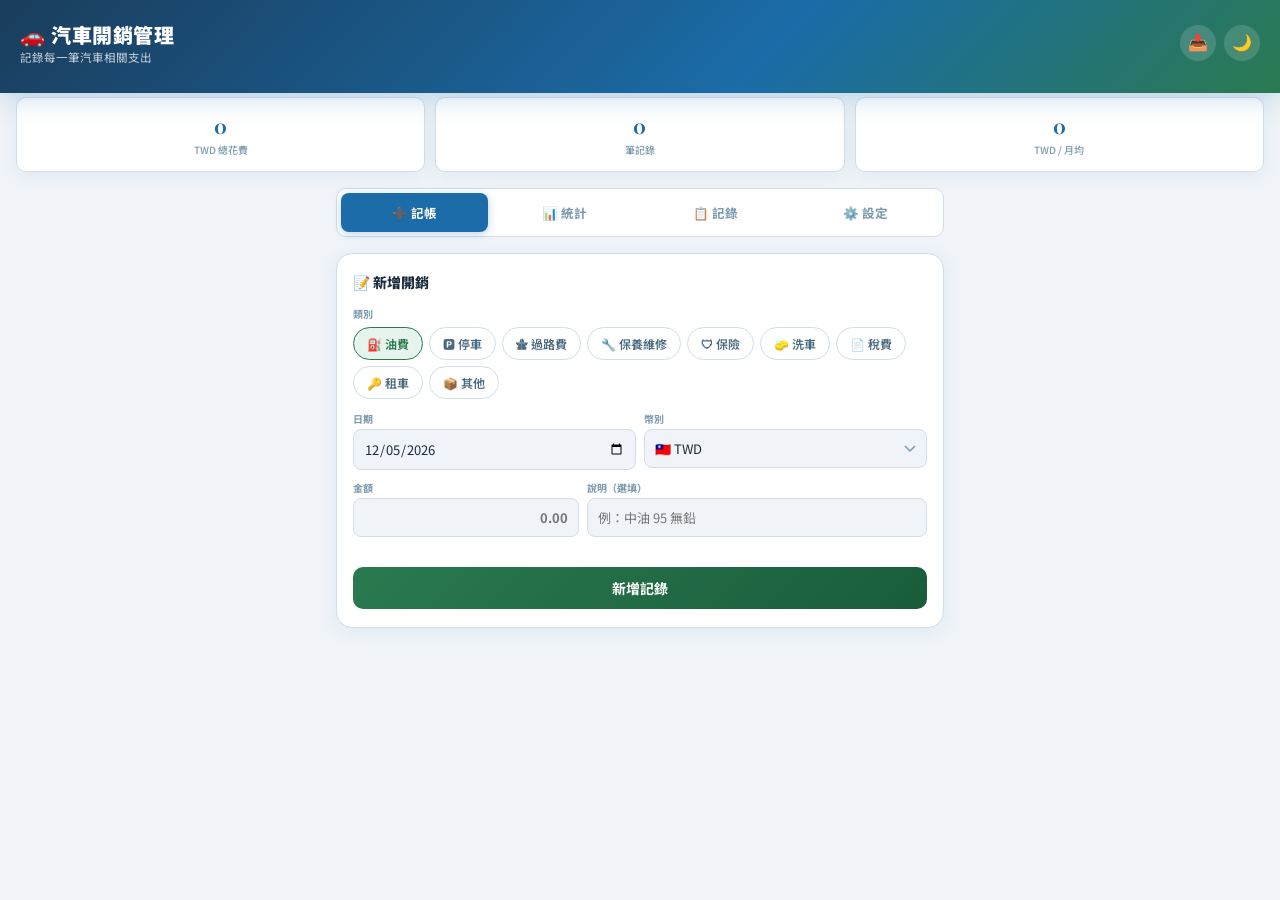
<file: car-expenses.html>
<!DOCTYPE html>
<html lang="zh-Hant">
<head>
<meta charset="UTF-8">
<meta name="viewport" content="width=device-width, initial-scale=1.0, viewport-fit=cover">
<title>🚗 汽車開銷管理</title>
<link rel="preconnect" href="https://fonts.googleapis.com">
<link rel="preconnect" href="https://fonts.gstatic.com" crossorigin>
<link href="https://fonts.googleapis.com/css2?family=Noto+Sans+TC:wght@300;400;500;700;900&family=Playfair+Display:wght@400;600;700&display=swap" rel="stylesheet">
<style>
:root {
  --primary:    #1B6CA8;
  --primary-dk: #134E7A;
  --accent:     #2A7A50;
  --accent-lt:  #E6F4ED;
  --warn:       #F59E0B;
  --danger:     #EF4444;
  --bg:         #F0F4F8;
  --card:       #FFFFFF;
  --text:       #1A2B3C;
  --text-sub:   #4A6B7F;
  --text-light: #7A9AAE;
  --border:     #D0DEE8;
  --shadow:     0 4px 20px rgba(27,108,168,0.08);
  --shadow-lg:  0 12px 40px rgba(27,108,168,0.14);
  --radius:     16px;
  --radius-sm:  10px;
  --font:       'Noto Sans TC', -apple-system, BlinkMacSystemFont, sans-serif;
  --font-serif: 'Playfair Display', Georgia, serif;
}

body.dark {
  --bg:         #0C1620;
  --card:       #152233;
  --text:       #E0EDF5;
  --text-sub:   #8AB4CC;
  --text-light: #5A8DA6;
  --border:     #1D3348;
  --shadow:     0 4px 20px rgba(0,0,0,0.35);
  --shadow-lg:  0 12px 40px rgba(0,0,0,0.45);
  --accent-lt:  #0C1E14;
}

* { margin: 0; padding: 0; box-sizing: border-box; }
body {
  font-family: var(--font);
  background: var(--bg);
  color: var(--text);
  min-height: 100vh;
  transition: background 0.3s, color 0.3s;
}

/* ── Header ── */
.app-header {
  background: linear-gradient(135deg, #1A3D5C 0%, #1B6CA8 60%, #2A7A50 100%);
  color: #fff;
  padding: 20px 20px 24px;
  position: sticky; top: 0; z-index: 100;
  box-shadow: 0 4px 24px rgba(27,108,168,0.25);
}
.header-top {
  display: flex; justify-content: space-between; align-items: center;
  margin-bottom: 4px;
}
.app-title { font-size: 20px; font-weight: 900; letter-spacing: 0.5px; }
.header-actions { display: flex; gap: 8px; }
.header-btn {
  width: 36px; height: 36px; border-radius: 50%;
  background: rgba(255,255,255,0.15);
  border: none; color: #fff; font-size: 16px;
  cursor: pointer; transition: background 0.2s;
  display: flex; align-items: center; justify-content: center;
}
.header-btn:hover { background: rgba(255,255,255,0.25); }
.header-sub { font-size: 11.5px; opacity: 0.75; }

/* ── Summary Cards ── */
.summary-row {
  display: grid; grid-template-columns: 1fr 1fr 1fr;
  gap: 10px; padding: 16px 16px 0;
  margin-top: -12px;
}
.summary-card {
  background: var(--card);
  border-radius: var(--radius-sm);
  padding: 14px 12px;
  text-align: center;
  box-shadow: var(--shadow);
  border: 1px solid var(--border);
}
.sc-val {
  font-family: var(--font-serif);
  font-size: 20px; font-weight: 700;
  color: var(--primary);
}
.sc-label { font-size: 10px; color: var(--text-light); margin-top: 3px; font-weight: 500; }

/* ── Main Content ── */
.container { padding: 16px; max-width: 640px; margin: 0 auto; }

/* ── Tabs ── */
.tabs {
  display: flex; gap: 4px; margin-bottom: 16px;
  background: var(--card); border-radius: var(--radius-sm);
  padding: 4px; border: 1px solid var(--border);
}
.tab-btn {
  flex: 1; padding: 10px 8px; font-size: 12.5px; font-weight: 700;
  font-family: var(--font);
  border: none; border-radius: 8px;
  background: transparent; color: var(--text-light);
  cursor: pointer; transition: all 0.2s;
}
.tab-btn:hover { color: var(--text-sub); background: var(--bg); }
.tab-btn.active { background: var(--primary); color: #fff; box-shadow: 0 2px 8px rgba(27,108,168,0.3); }
.tab-panel { display: none; }
.tab-panel.active { display: block; animation: fadeUp 0.25s ease both; }
@keyframes fadeUp {
  from { opacity: 0; transform: translateY(8px); }
  to   { opacity: 1; transform: translateY(0); }
}

/* ── Card ── */
.card {
  background: var(--card);
  border-radius: var(--radius);
  padding: 18px 16px;
  box-shadow: var(--shadow);
  border: 1px solid var(--border);
  margin-bottom: 16px;
}
.card-title {
  font-size: 14px; font-weight: 800; color: var(--text);
  margin-bottom: 14px;
  display: flex; align-items: center; gap: 6px;
}

/* ── Add Form ── */
.cat-chips { display: flex; flex-wrap: wrap; gap: 6px; margin-bottom: 12px; }
.cat-chip {
  padding: 7px 13px; font-size: 12px; font-weight: 600;
  border: 1.5px solid var(--border); border-radius: 100px;
  background: var(--card); color: var(--text-sub);
  cursor: pointer; transition: all 0.15s;
}
.cat-chip:hover { border-color: var(--accent); color: var(--accent); }
.cat-chip.active { background: var(--accent-lt); border-color: var(--accent); color: var(--accent); }
body.dark .cat-chip.active { background: #0C2A1A; border-color: #2A7A50; color: #4ADE80; }

.form-row { display: flex; gap: 8px; margin-bottom: 10px; }
.form-group { flex: 1; display: flex; flex-direction: column; gap: 3px; }
.form-label { font-size: 10px; font-weight: 700; color: var(--text-light); }
.form-input {
  width: 100%; padding: 9px 10px; font-size: 13px;
  font-family: var(--font);
  border: 1.5px solid var(--border); border-radius: 8px;
  background: var(--bg); color: var(--text);
  outline: none; transition: border-color 0.2s;
}
.form-input:focus { border-color: var(--primary); }
.form-input[type=number] {
  -moz-appearance: textfield; text-align: right;
  font-weight: 700; color: var(--primary);
}
.form-input::-webkit-outer-spin-button,
.form-input::-webkit-inner-spin-button { -webkit-appearance: none; }
select.form-input {
  -webkit-appearance: none; appearance: none;
  background-image: url("data:image/svg+xml,%3Csvg xmlns='http://www.w3.org/2000/svg' width='12' height='8'%3E%3Cpath d='M1 1l5 5 5-5' stroke='%237A9AAE' stroke-width='1.5' fill='none'/%3E%3C/svg%3E");
  background-repeat: no-repeat; background-position: right 10px center;
  padding-right: 28px;
}
body.dark .form-input { background: #0C1620; border-color: #1D3348; color: var(--text); }
body.dark .form-input:focus { border-color: var(--primary); }

.convert-hint { font-size: 10px; color: var(--primary); text-align: right; margin-top: 2px; min-height: 14px; }
body.dark .convert-hint { color: #60A5FA; }

.add-btn {
  width: 100%; padding: 11px; font-size: 14px; font-weight: 700;
  font-family: var(--font);
  background: linear-gradient(135deg, #2A7A50, #1A5C3A);
  color: #fff; border: none; border-radius: var(--radius-sm);
  cursor: pointer; transition: opacity 0.15s, transform 0.1s;
  margin-top: 6px;
}
.add-btn:hover { opacity: 0.92; }
.add-btn:active { transform: scale(0.98); }

/* ── Category Bars ── */
.cat-bars { display: flex; flex-direction: column; gap: 10px; }
.bar-row { display: flex; align-items: center; gap: 8px; }
.bar-icon { font-size: 16px; width: 22px; text-align: center; flex-shrink: 0; }
.bar-label { font-size: 12px; font-weight: 600; color: var(--text-sub); width: 55px; flex-shrink: 0; }
.bar-track { flex: 1; height: 8px; background: var(--bg); border-radius: 4px; overflow: hidden; }
.bar-fill { height: 100%; border-radius: 4px; transition: width 0.4s ease; }
.bar-val { font-size: 12px; font-weight: 700; color: var(--text); width: 72px; text-align: right; flex-shrink: 0; }

/* ── Donut ── */
.donut-wrap {
  display: flex; flex-direction: column; align-items: center; gap: 14px;
  margin-top: 18px; padding-top: 16px;
  border-top: 1px solid var(--border);
}
@media (min-width: 480px) { .donut-wrap { flex-direction: row; justify-content: center; gap: 28px; } }
.donut-svg { width: 150px; height: 150px; flex-shrink: 0; }
.donut-center { font-size: 12px; font-weight: 700; fill: var(--text); }
.donut-sub { font-size: 9.5px; fill: var(--text-light); }
.donut-legend { display: flex; flex-direction: column; gap: 7px; min-width: 145px; }
.dl-row { display: flex; align-items: center; gap: 8px; font-size: 12px; }
.dl-dot { width: 10px; height: 10px; border-radius: 50%; flex-shrink: 0; }
.dl-name { flex: 1; color: var(--text-sub); }
.dl-pct { font-weight: 700; color: var(--text); width: 32px; text-align: right; }
.dl-amt { font-size: 11px; color: var(--text-light); width: 58px; text-align: right; }

/* ── Expense Entries ── */
.entries { display: flex; flex-direction: column; gap: 8px; }
.entry {
  display: flex; align-items: center; gap: 10px;
  padding: 11px 12px; border-radius: var(--radius-sm);
  background: var(--bg); border: 1px solid transparent;
  transition: background 0.15s, border-color 0.15s;
}
.entry:hover { background: var(--card); border-color: var(--border); }
body.dark .entry { background: #0C1620; }
body.dark .entry:hover { background: #1A2E3F; border-color: #1D3348; }
.entry-icon { font-size: 22px; flex-shrink: 0; }
.entry-info { flex: 1; min-width: 0; }
.entry-cat { font-size: 12.5px; font-weight: 700; color: var(--text); }
.entry-desc {
  font-size: 11px; color: var(--text-light);
  white-space: nowrap; overflow: hidden; text-overflow: ellipsis;
}
.entry-right { text-align: right; flex-shrink: 0; }
.entry-amount {
  font-size: 14px; font-weight: 700; color: var(--primary);
  font-family: var(--font-serif);
}
.entry-date { font-size: 10px; color: var(--text-light); margin-top: 1px; }
.entry-del {
  width: 28px; height: 28px; flex-shrink: 0;
  display: flex; align-items: center; justify-content: center;
  border: none; background: none; cursor: pointer;
  font-size: 14px; color: var(--text-light); border-radius: 50%;
  transition: background 0.15s, color 0.15s;
}
.entry-del:hover { background: #FEE2E2; color: #EF4444; }
body.dark .entry-del:hover { background: #2D0A0A; color: #FCA5A5; }

.empty-state {
  text-align: center; padding: 36px 16px; color: var(--text-light);
}
.empty-icon { font-size: 42px; margin-bottom: 8px; opacity: 0.4; }
.empty-text { font-size: 13px; }

/* ── Filter / Sort ── */
.filter-bar {
  display: flex; gap: 6px; margin-bottom: 12px;
  overflow-x: auto; scrollbar-width: none;
}
.filter-bar::-webkit-scrollbar { display: none; }
.filter-chip {
  padding: 5px 12px; font-size: 11px; font-weight: 600;
  border: 1px solid var(--border); border-radius: 100px;
  background: var(--card); color: var(--text-light);
  cursor: pointer; white-space: nowrap; transition: all 0.15s;
  flex-shrink: 0;
}
.filter-chip:hover { border-color: var(--primary); color: var(--primary); }
.filter-chip.active { background: var(--primary); color: #fff; border-color: var(--primary); }

/* ── Monthly Summary ── */
.month-group { margin-bottom: 18px; }
.month-header {
  display: flex; justify-content: space-between; align-items: center;
  padding: 8px 0; margin-bottom: 8px;
  border-bottom: 1px solid var(--border);
}
.month-label { font-size: 13px; font-weight: 700; color: var(--text); }
.month-total { font-size: 13px; font-weight: 700; color: var(--primary); font-family: var(--font-serif); }

/* ── Settings Panel ── */
.setting-row {
  display: flex; justify-content: space-between; align-items: center;
  padding: 12px 0;
  border-bottom: 1px solid var(--border);
}
.setting-row:last-child { border-bottom: none; }
.setting-label { font-size: 13px; font-weight: 600; color: var(--text); }
.setting-desc { font-size: 11px; color: var(--text-light); margin-top: 2px; }
.setting-input {
  width: 100px; padding: 6px 8px; font-size: 13px; font-weight: 700;
  font-family: var(--font);
  border: 1.5px solid var(--border); border-radius: 8px;
  background: var(--bg); color: var(--primary);
  text-align: right; outline: none;
  -moz-appearance: textfield;
}
.setting-input::-webkit-outer-spin-button,
.setting-input::-webkit-inner-spin-button { -webkit-appearance: none; }
body.dark .setting-input { background: #0C1620; border-color: #1D3348; color: #60A5FA; }

.toggle-sw {
  position: relative; width: 44px; height: 24px;
  background: var(--border); border-radius: 12px;
  cursor: pointer; transition: background 0.2s;
  border: none;
}
.toggle-sw.on { background: var(--accent); }
.toggle-sw::after {
  content: ''; position: absolute;
  top: 2px; left: 2px;
  width: 20px; height: 20px;
  background: #fff; border-radius: 50%;
  transition: transform 0.2s;
  box-shadow: 0 1px 4px rgba(0,0,0,0.2);
}
.toggle-sw.on::after { transform: translateX(20px); }

.danger-btn {
  width: 100%; padding: 10px; font-size: 13px; font-weight: 700;
  font-family: var(--font);
  background: #FEF2F2; color: #EF4444;
  border: 1.5px solid #FECACA; border-radius: var(--radius-sm);
  cursor: pointer; transition: background 0.15s;
  margin-top: 12px;
}
.danger-btn:hover { background: #FEE2E2; }
body.dark .danger-btn { background: #200909; border-color: #7F1D1D; color: #FCA5A5; }

/* ── Export ── */
.export-btn {
  padding: 8px 16px; font-size: 12px; font-weight: 700;
  font-family: var(--font);
  background: var(--card); color: var(--primary);
  border: 1.5px solid var(--border); border-radius: 100px;
  cursor: pointer; transition: all 0.15s;
}
.export-btn:hover { background: var(--bg); border-color: var(--primary); }

/* ── Toast ── */
.toast {
  position: fixed; bottom: 32px; left: 50%; transform: translateX(-50%) translateY(80px);
  background: #1A2B3C; color: #fff;
  padding: 10px 20px; border-radius: 100px;
  font-size: 13px; font-weight: 600;
  box-shadow: 0 8px 24px rgba(0,0,0,0.25);
  opacity: 0; transition: all 0.3s ease;
  z-index: 999; pointer-events: none;
}
.toast.show { opacity: 1; transform: translateX(-50%) translateY(0); }
body.dark .toast { background: #2A7A50; }

/* ── Responsive ── */
@media (max-width: 380px) {
  .summary-row { grid-template-columns: 1fr; gap: 8px; }
  .form-row { flex-direction: column; }
  .bar-label { width: 44px; }
}

/* ── Dark mode header ── */
body.dark .app-header { background: linear-gradient(135deg, #0A1520 0%, #132B40 60%, #0C2A1A 100%); }
body.dark .summary-card { background: var(--card); border-color: var(--border); }
body.dark .sc-val { color: #60A5FA; }
</style>
</head>
<body>

<header class="app-header">
  <div class="header-top">
    <div>
      <div class="app-title">🚗 汽車開銷管理</div>
      <div class="header-sub">記錄每一筆汽車相關支出</div>
    </div>
    <div class="header-actions">
      <button class="header-btn" onclick="exportCSV()" title="匯出 CSV">📥</button>
      <button class="header-btn" id="darkToggle" onclick="toggleDark()" title="深色模式">🌙</button>
    </div>
  </div>
</header>

<div class="summary-row">
  <div class="summary-card">
    <div class="sc-val" id="sumTotal">0</div>
    <div class="sc-label">TWD 總花費</div>
  </div>
  <div class="summary-card">
    <div class="sc-val" id="sumCount">0</div>
    <div class="sc-label">筆記錄</div>
  </div>
  <div class="summary-card">
    <div class="sc-val" id="sumAvg">0</div>
    <div class="sc-label">TWD / 月均</div>
  </div>
</div>

<div class="container">

  <!-- Tabs -->
  <div class="tabs">
    <button class="tab-btn active" onclick="switchTab('add',this)">➕ 記帳</button>
    <button class="tab-btn" onclick="switchTab('stats',this)">📊 統計</button>
    <button class="tab-btn" onclick="switchTab('log',this)">📋 記錄</button>
    <button class="tab-btn" onclick="switchTab('settings',this)">⚙️ 設定</button>
  </div>

  <!-- Tab: Add -->
  <div id="panel-add" class="tab-panel active">
    <div class="card">
      <div class="card-title">📝 新增開銷</div>
      <div class="form-label" style="margin-bottom:6px">類別</div>
      <div class="cat-chips" id="catChips">
        <span class="cat-chip active" data-cat="fuel">⛽ 油費</span>
        <span class="cat-chip" data-cat="parking">🅿️ 停車</span>
        <span class="cat-chip" data-cat="toll">🛣 過路費</span>
        <span class="cat-chip" data-cat="maintenance">🔧 保養維修</span>
        <span class="cat-chip" data-cat="insurance">🛡 保險</span>
        <span class="cat-chip" data-cat="wash">🧽 洗車</span>
        <span class="cat-chip" data-cat="tax">📄 稅費</span>
        <span class="cat-chip" data-cat="rental">🔑 租車</span>
        <span class="cat-chip" data-cat="other">📦 其他</span>
      </div>
      <div class="form-row">
        <div class="form-group">
          <div class="form-label">日期</div>
          <input type="date" class="form-input" id="fDate">
        </div>
        <div class="form-group">
          <div class="form-label">幣別</div>
          <select class="form-input" id="fCurrency">
            <option value="TWD">🇹🇼 TWD</option>
            <option value="CHF">🇨🇭 CHF</option>
            <option value="EUR">🇪🇺 EUR</option>
            <option value="USD">🇺🇸 USD</option>
            <option value="JPY">🇯🇵 JPY</option>
          </select>
        </div>
      </div>
      <div class="form-row">
        <div class="form-group">
          <div class="form-label">金額</div>
          <input type="number" class="form-input" id="fAmount" min="0" step="0.01" placeholder="0.00">
        </div>
        <div class="form-group" style="flex:1.5">
          <div class="form-label">說明（選填）</div>
          <input type="text" class="form-input" id="fDesc" placeholder="例：中油 95 無鉛" maxlength="60">
        </div>
      </div>
      <div class="convert-hint" id="convertHint"></div>
      <button class="add-btn" onclick="addExpense()">新增記錄</button>
    </div>
  </div>

  <!-- Tab: Stats -->
  <div id="panel-stats" class="tab-panel">
    <div class="card">
      <div class="card-title">📊 分類統計</div>
      <div class="cat-bars" id="catBars"></div>
      <div class="donut-wrap" id="donutWrap"></div>
    </div>
  </div>

  <!-- Tab: Log -->
  <div id="panel-log" class="tab-panel">
    <div class="card">
      <div style="display:flex;justify-content:space-between;align-items:center;margin-bottom:12px">
        <div class="card-title" style="margin-bottom:0">📋 開銷記錄</div>
        <button class="export-btn" onclick="exportCSV()">📥 匯出</button>
      </div>
      <div class="filter-bar" id="filterBar"></div>
      <div id="logEntries"></div>
    </div>
  </div>

  <!-- Tab: Settings -->
  <div id="panel-settings" class="tab-panel">
    <div class="card">
      <div class="card-title">⚙️ 設定</div>
      <div class="setting-row">
        <div>
          <div class="setting-label">CHF → TWD 匯率</div>
          <div class="setting-desc">用於瑞士法郎換算</div>
        </div>
        <input type="number" class="setting-input" id="setChfRate" value="35" min="0" step="0.1" onchange="saveSettings()">
      </div>
      <div class="setting-row">
        <div>
          <div class="setting-label">EUR → TWD 匯率</div>
          <div class="setting-desc">用於歐元換算</div>
        </div>
        <input type="number" class="setting-input" id="setEurRate" value="34.5" min="0" step="0.1" onchange="saveSettings()">
      </div>
      <div class="setting-row">
        <div>
          <div class="setting-label">USD → TWD 匯率</div>
          <div class="setting-desc">用於美元換算</div>
        </div>
        <input type="number" class="setting-input" id="setUsdRate" value="31.5" min="0" step="0.1" onchange="saveSettings()">
      </div>
      <div class="setting-row">
        <div>
          <div class="setting-label">JPY → TWD 匯率</div>
          <div class="setting-desc">用於日圓換算（每 1 JPY）</div>
        </div>
        <input type="number" class="setting-input" id="setJpyRate" value="0.22" min="0" step="0.001" onchange="saveSettings()">
      </div>
      <div class="setting-row">
        <div>
          <div class="setting-label">每月預算</div>
          <div class="setting-desc">設為 0 表示不啟用</div>
        </div>
        <input type="number" class="setting-input" id="setMonthBudget" value="0" min="0" step="100" onchange="saveSettings()">
      </div>
      <button class="danger-btn" onclick="resetAll()">🗑 清除所有開銷記錄</button>
    </div>
  </div>

</div>

<div class="toast" id="toast"></div>

<script>
var STORE_KEY = 'car_expenses_v2';
var SETTINGS_KEY = 'car_settings_v1';

var CAT = {
  fuel:        { icon: '⛽', label: '油費',     color: '#F59E0B' },
  parking:     { icon: '🅿️', label: '停車',    color: '#8B5CF6' },
  toll:        { icon: '🛣', label: '過路費',   color: '#EF4444' },
  maintenance: { icon: '🔧', label: '保養維修', color: '#06B6D4' },
  insurance:   { icon: '🛡', label: '保險',     color: '#3B82F6' },
  wash:        { icon: '🧽', label: '洗車',     color: '#14B8A6' },
  tax:         { icon: '📄', label: '稅費',     color: '#6366F1' },
  rental:      { icon: '🔑', label: '租車',     color: '#1B6CA8' },
  other:       { icon: '📦', label: '其他',     color: '#6B7280' }
};
var CAT_ORDER = ['fuel','parking','toll','maintenance','insurance','wash','tax','rental','other'];

var selectedCat = 'fuel';
var filterCat = 'all';

function load() {
  try { return JSON.parse(localStorage.getItem(STORE_KEY)) || []; } catch(e) { return []; }
}
function save(d) {
  try { localStorage.setItem(STORE_KEY, JSON.stringify(d)); } catch(e) {}
}
function loadSettings() {
  try { return JSON.parse(localStorage.getItem(SETTINGS_KEY)) || {}; } catch(e) { return {}; }
}
function saveSettings() {
  var s = {
    chfRate: parseFloat(document.getElementById('setChfRate').value) || 35,
    eurRate: parseFloat(document.getElementById('setEurRate').value) || 34.5,
    usdRate: parseFloat(document.getElementById('setUsdRate').value) || 31.5,
    jpyRate: parseFloat(document.getElementById('setJpyRate').value) || 0.22,
    monthBudget: parseFloat(document.getElementById('setMonthBudget').value) || 0
  };
  try { localStorage.setItem(SETTINGS_KEY, JSON.stringify(s)); } catch(e) {}
  renderAll();
}

function getSettings() {
  var s = loadSettings();
  return {
    chfRate: s.chfRate || 35,
    eurRate: s.eurRate || 34.5,
    usdRate: s.usdRate || 31.5,
    jpyRate: s.jpyRate || 0.22,
    monthBudget: s.monthBudget || 0
  };
}

function toTWD(amount, currency) {
  if (currency === 'TWD') return amount;
  var s = getSettings();
  if (currency === 'CHF') return amount * s.chfRate;
  if (currency === 'EUR') return amount * s.eurRate;
  if (currency === 'USD') return amount * s.usdRate;
  if (currency === 'JPY') return amount * s.jpyRate;
  return amount;
}

function fmt(n) { return Math.round(n).toLocaleString(); }

function toast(msg) {
  var el = document.getElementById('toast');
  el.textContent = msg;
  el.classList.add('show');
  setTimeout(function() { el.classList.remove('show'); }, 2200);
}

/* ── Tab Switch ── */
function switchTab(name, btn) {
  document.querySelectorAll('.tab-panel').forEach(function(p) { p.classList.remove('active'); });
  document.getElementById('panel-' + name).classList.add('active');
  document.querySelectorAll('.tab-btn').forEach(function(b) { b.classList.remove('active'); });
  if (btn) btn.classList.add('active');
  if (name === 'stats' || name === 'log') renderAll();
}

/* ── Category Chips ── */
document.querySelectorAll('#catChips .cat-chip').forEach(function(chip) {
  chip.addEventListener('click', function() {
    document.querySelectorAll('#catChips .cat-chip').forEach(function(c) { c.classList.remove('active'); });
    chip.classList.add('active');
    selectedCat = chip.getAttribute('data-cat');
  });
});

/* ── Date Default ── */
(function() {
  var d = new Date();
  var ds = d.getFullYear() + '-' + String(d.getMonth()+1).padStart(2,'0') + '-' + String(d.getDate()).padStart(2,'0');
  document.getElementById('fDate').value = ds;
})();

/* ── Live Conversion ── */
var fAmount = document.getElementById('fAmount');
var fCurrency = document.getElementById('fCurrency');
function updateHint() {
  var hint = document.getElementById('convertHint');
  var val = parseFloat(fAmount.value);
  var cur = fCurrency.value;
  if (!isNaN(val) && val > 0 && cur !== 'TWD') {
    hint.textContent = '≈ TWD ' + fmt(toTWD(val, cur));
  } else {
    hint.textContent = '';
  }
}
fAmount.addEventListener('input', updateHint);
fCurrency.addEventListener('change', updateHint);

/* ── Add Expense ── */
function addExpense() {
  var amount = parseFloat(fAmount.value);
  if (isNaN(amount) || amount <= 0) {
    fAmount.style.borderColor = '#EF4444';
    setTimeout(function() { fAmount.style.borderColor = ''; }, 1500);
    return;
  }
  var entry = {
    id: Date.now(),
    cat: selectedCat,
    date: document.getElementById('fDate').value,
    currency: fCurrency.value,
    amount: amount,
    desc: (document.getElementById('fDesc').value || '').trim()
  };
  var data = load();
  data.push(entry);
  save(data);
  fAmount.value = '';
  document.getElementById('fDesc').value = '';
  document.getElementById('convertHint').textContent = '';
  toast('已新增 ' + CAT[selectedCat].icon + ' ' + CAT[selectedCat].label + ' TWD ' + fmt(toTWD(amount, entry.currency)));
  renderAll();
}

/* ── Delete ── */
function deleteExpense(id) {
  if (!confirm('確定刪除此筆記錄？')) return;
  var data = load().filter(function(e) { return e.id !== id; });
  save(data);
  toast('已刪除');
  renderAll();
}

/* ── Reset ── */
function resetAll() {
  if (!confirm('確定清除所有汽車開銷記錄？此動作無法復原。')) return;
  try { localStorage.removeItem(STORE_KEY); } catch(e) {}
  toast('已清除所有記錄');
  renderAll();
}

/* ── Export CSV ── */
function exportCSV() {
  var data = load();
  if (data.length === 0) { toast('沒有資料可匯出'); return; }
  var csv = '﻿日期,類別,金額,幣別,TWD換算,說明\n';
  data.sort(function(a,b) { return a.date.localeCompare(b.date); }).forEach(function(e) {
    var m = CAT[e.cat] || CAT.other;
    csv += e.date + ',' + m.label + ',' + e.amount + ',' + e.currency + ',' + Math.round(toTWD(e.amount, e.currency)) + ',"' + (e.desc||'').replace(/"/g,'""') + '"\n';
  });
  var blob = new Blob([csv], { type: 'text/csv;charset=utf-8;' });
  var url = URL.createObjectURL(blob);
  var a = document.createElement('a');
  a.href = url;
  a.download = 'car_expenses_' + new Date().toISOString().slice(0,10) + '.csv';
  a.click();
  URL.revokeObjectURL(url);
  toast('已匯出 CSV');
}

/* ── Dark Mode ── */
function toggleDark() {
  document.body.classList.toggle('dark');
  var isDark = document.body.classList.contains('dark');
  document.getElementById('darkToggle').textContent = isDark ? '☀️' : '🌙';
  try { localStorage.setItem('car_dark', isDark ? '1' : '0'); } catch(e) {}
}
(function() {
  var dk = localStorage.getItem('car_dark');
  if (dk === '1' || (!dk && window.matchMedia('(prefers-color-scheme:dark)').matches)) {
    document.body.classList.add('dark');
    document.getElementById('darkToggle').textContent = '☀️';
  }
})();

/* ── Render All ── */
function renderAll() {
  var entries = load();
  var totalTWD = 0;
  var catTotals = {};
  CAT_ORDER.forEach(function(c) { catTotals[c] = 0; });

  entries.forEach(function(e) {
    var twd = toTWD(e.amount, e.currency);
    totalTWD += twd;
    if (catTotals[e.cat] !== undefined) catTotals[e.cat] += twd;
    else catTotals.other += twd;
  });

  // Summary
  document.getElementById('sumTotal').textContent = fmt(totalTWD);
  document.getElementById('sumCount').textContent = entries.length;
  if (entries.length > 0) {
    var months = {};
    entries.forEach(function(e) { months[e.date.slice(0,7)] = true; });
    var mc = Object.keys(months).length || 1;
    document.getElementById('sumAvg').textContent = fmt(totalTWD / mc);
  } else {
    document.getElementById('sumAvg').textContent = '0';
  }

  // Category bars
  var barsEl = document.getElementById('catBars');
  if (barsEl) {
    var maxCat = Math.max.apply(null, CAT_ORDER.map(function(c) { return catTotals[c]; })) || 1;
    var bhtml = '';
    CAT_ORDER.forEach(function(c) {
      var m = CAT[c];
      var pct = (catTotals[c] / maxCat * 100).toFixed(1);
      bhtml += '<div class="bar-row">'
        + '<div class="bar-icon">' + m.icon + '</div>'
        + '<div class="bar-label">' + m.label + '</div>'
        + '<div class="bar-track"><div class="bar-fill" style="width:' + (catTotals[c] > 0 ? pct : '0') + '%;background:' + m.color + '"></div></div>'
        + '<div class="bar-val">' + fmt(catTotals[c]) + '</div>'
        + '</div>';
    });
    barsEl.innerHTML = bhtml;
  }

  // Donut
  var donutWrap = document.getElementById('donutWrap');
  if (donutWrap) {
    if (totalTWD <= 0) {
      donutWrap.style.display = 'none';
    } else {
      donutWrap.style.display = '';
      var C = 2 * Math.PI * 58;
      var offset = 0;
      var circles = '';
      var legend = '';
      CAT_ORDER.forEach(function(c) {
        if (catTotals[c] <= 0) return;
        var pct = catTotals[c] / totalTWD;
        var dash = pct * C;
        circles += '<circle cx="75" cy="75" r="58" fill="none" stroke="' + CAT[c].color + '" stroke-width="26"'
          + ' stroke-dasharray="' + dash.toFixed(1) + ' ' + (C - dash).toFixed(1) + '"'
          + ' stroke-dashoffset="' + (-offset).toFixed(1) + '"'
          + ' transform="rotate(-90 75 75)"/>';
        offset += dash;
        legend += '<div class="dl-row">'
          + '<div class="dl-dot" style="background:' + CAT[c].color + '"></div>'
          + '<span class="dl-name">' + CAT[c].icon + ' ' + CAT[c].label + '</span>'
          + '<span class="dl-pct">' + (pct * 100).toFixed(0) + '%</span>'
          + '<span class="dl-amt">' + fmt(catTotals[c]) + '</span>'
          + '</div>';
      });
      donutWrap.innerHTML = '<svg viewBox="0 0 150 150" class="donut-svg">'
        + '<circle cx="75" cy="75" r="58" fill="none" stroke="var(--bg)" stroke-width="26"/>'
        + circles
        + '<text x="75" y="72" text-anchor="middle" class="donut-center">TWD</text>'
        + '<text x="75" y="85" text-anchor="middle" class="donut-sub">' + fmt(totalTWD) + '</text>'
        + '</svg>'
        + '<div class="donut-legend">' + legend + '</div>';
    }
  }

  // Filter bar
  var filterBar = document.getElementById('filterBar');
  if (filterBar) {
    var fhtml = '<span class="filter-chip' + (filterCat === 'all' ? ' active' : '') + '" onclick="setFilter(\'all\')">全部</span>';
    CAT_ORDER.forEach(function(c) {
      if (catTotals[c] > 0) {
        fhtml += '<span class="filter-chip' + (filterCat === c ? ' active' : '') + '" onclick="setFilter(\'' + c + '\')">' + CAT[c].icon + ' ' + CAT[c].label + '</span>';
      }
    });
    filterBar.innerHTML = fhtml;
  }

  // Log entries grouped by month
  var logEl = document.getElementById('logEntries');
  if (logEl) {
    var filtered = filterCat === 'all' ? entries : entries.filter(function(e) { return e.cat === filterCat; });
    if (filtered.length === 0) {
      logEl.innerHTML = '<div class="empty-state"><div class="empty-icon">🚗</div><div class="empty-text">' + (entries.length === 0 ? '尚無記錄，去記帳分頁新增第一筆吧！' : '此分類沒有記錄') + '</div></div>';
      return;
    }
    var sorted = filtered.slice().sort(function(a,b) { return b.date.localeCompare(a.date) || b.id - a.id; });
    var grouped = {};
    sorted.forEach(function(e) {
      var ym = e.date.slice(0,7);
      if (!grouped[ym]) grouped[ym] = [];
      grouped[ym].push(e);
    });
    var ghtml = '';
    Object.keys(grouped).sort().reverse().forEach(function(ym) {
      var monthTotal = 0;
      grouped[ym].forEach(function(e) { monthTotal += toTWD(e.amount, e.currency); });
      ghtml += '<div class="month-group">';
      ghtml += '<div class="month-header"><span class="month-label">' + ym.replace('-','/') + '</span><span class="month-total">TWD ' + fmt(monthTotal) + '</span></div>';
      ghtml += '<div class="entries">';
      grouped[ym].forEach(function(e) {
        var m = CAT[e.cat] || CAT.other;
        var twdVal = toTWD(e.amount, e.currency);
        var origLabel = e.currency !== 'TWD' ? ' (' + e.currency + ' ' + e.amount.toFixed(2) + ')' : '';
        ghtml += '<div class="entry">'
          + '<div class="entry-icon">' + m.icon + '</div>'
          + '<div class="entry-info">'
          + '<div class="entry-cat">' + m.label + '</div>'
          + '<div class="entry-desc">' + (e.desc ? e.desc.replace(/</g,'&lt;') : '—') + '</div>'
          + '</div>'
          + '<div class="entry-right">'
          + '<div class="entry-amount">TWD ' + fmt(twdVal) + '</div>'
          + '<div class="entry-date">' + e.date + origLabel + '</div>'
          + '</div>'
          + '<button class="entry-del" onclick="deleteExpense(' + e.id + ')" title="刪除">✕</button>'
          + '</div>';
      });
      ghtml += '</div></div>';
    });
    logEl.innerHTML = ghtml;
  }
}

function setFilter(cat) {
  filterCat = cat;
  renderAll();
}

/* ── Init Settings UI ── */
(function() {
  var s = getSettings();
  document.getElementById('setChfRate').value = s.chfRate;
  document.getElementById('setEurRate').value = s.eurRate;
  document.getElementById('setUsdRate').value = s.usdRate;
  document.getElementById('setJpyRate').value = s.jpyRate;
  document.getElementById('setMonthBudget').value = s.monthBudget;
})();

renderAll();
</script>
</body>
</html>
</file>
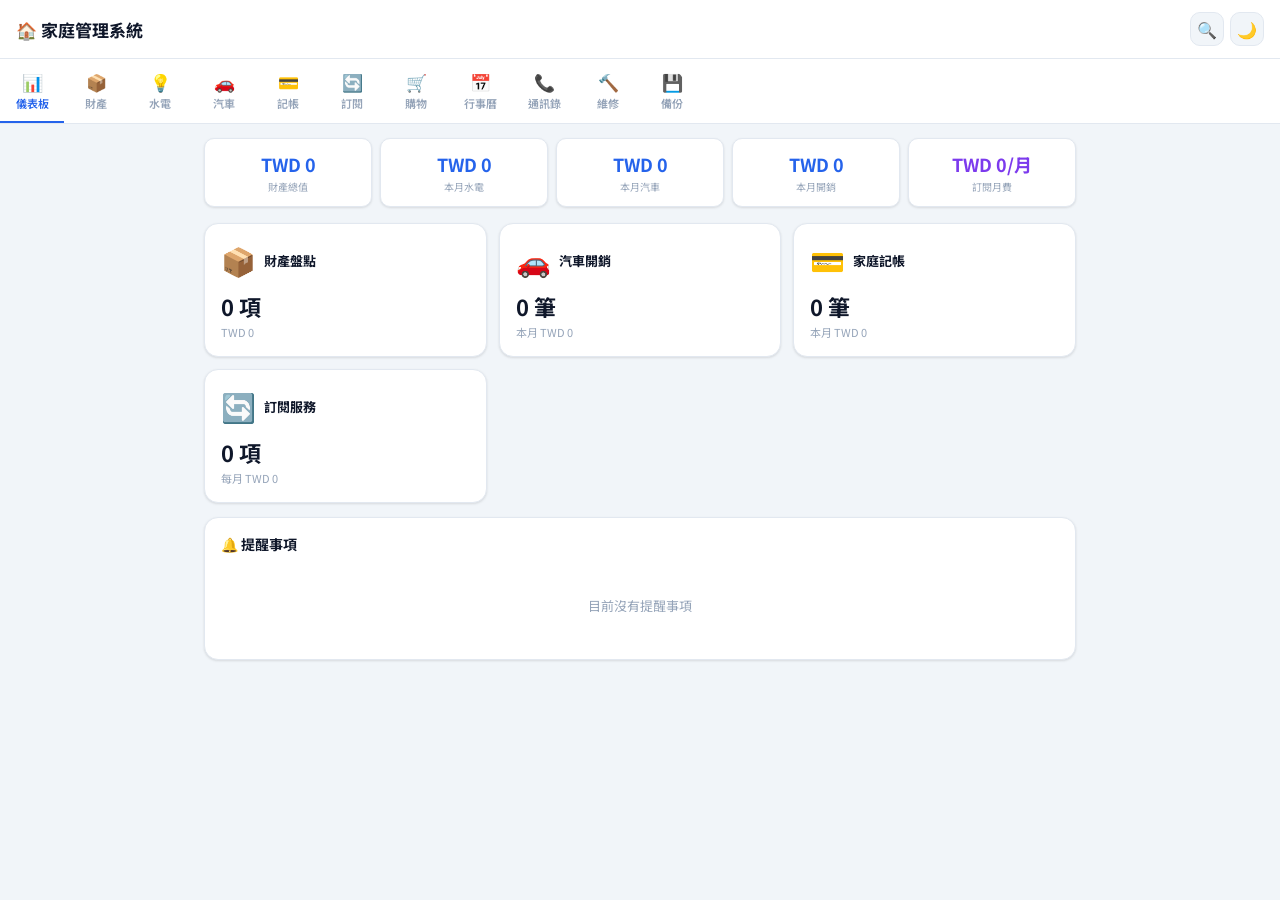
<file: home.html>
<!DOCTYPE html>
<html lang="zh-Hant">
<head>
<meta charset="UTF-8">
<meta name="viewport" content="width=device-width, initial-scale=1.0, viewport-fit=cover">
<title>家庭管理系統</title>
<link rel="preconnect" href="https://fonts.googleapis.com">
<link rel="preconnect" href="https://fonts.gstatic.com" crossorigin>
<link href="https://fonts.googleapis.com/css2?family=Noto+Sans+TC:wght@300;400;500;700&display=swap" rel="stylesheet">
<style>
:root {
  --primary:#2563EB; --primary-dk:#1D4ED8; --accent:#059669; --accent-lt:#ECFDF5;
  --warn:#DC2626; --warn-lt:#FEF2F2; --orange:#EA580C; --orange-lt:#FFF7ED;
  --purple:#7C3AED; --teal:#0D9488;
  --bg:#F1F5F9; --card:#FFFFFF; --text:#0F172A; --text-sub:#475569; --text-light:#94A3B8;
  --border:#E2E8F0; --shadow:0 1px 3px rgba(0,0,0,0.08),0 1px 2px rgba(0,0,0,0.04);
  --shadow-lg:0 10px 25px rgba(0,0,0,0.1); --radius:14px; --radius-sm:10px;
  --font:'Noto Sans TC',-apple-system,system-ui,sans-serif;
}
body.dark {
  --bg:#0F172A; --card:#1E293B; --text:#F1F5F9; --text-sub:#94A3B8; --text-light:#64748B;
  --border:#334155; --accent-lt:#0C1E14; --warn-lt:#1C0D0D; --orange-lt:#1A120A;
  --shadow:0 1px 3px rgba(0,0,0,0.3); --shadow-lg:0 10px 25px rgba(0,0,0,0.4);
}
*{margin:0;padding:0;box-sizing:border-box}
body{font-family:var(--font);background:var(--bg);color:var(--text);min-height:100vh;padding-bottom:80px}
button,input,select,textarea{font-family:var(--font)} button{border:none;cursor:pointer}

.app-header{background:var(--card);border-bottom:1px solid var(--border);padding:12px 16px;display:flex;align-items:center;justify-content:space-between;position:sticky;top:0;z-index:100;backdrop-filter:blur(12px)}
.app-title{font-size:17px;font-weight:700}
.header-actions{display:flex;gap:6px}
.hdr-btn{width:34px;height:34px;border-radius:10px;background:var(--bg);font-size:16px;display:flex;align-items:center;justify-content:center;border:1px solid var(--border);transition:background .2s}
.hdr-btn:hover{background:var(--border)}

.tab-bar{display:flex;gap:0;background:var(--card);border-bottom:1px solid var(--border);overflow-x:auto;-webkit-overflow-scrolling:touch;scrollbar-width:none}
.tab-bar::-webkit-scrollbar{display:none}
.tab-btn{flex:0 0 auto;min-width:64px;padding:10px 12px;font-size:11px;font-weight:600;color:var(--text-light);background:none;text-align:center;border-bottom:2.5px solid transparent;transition:all .2s;white-space:nowrap}
.tab-btn:hover{color:var(--text-sub)}
.tab-btn.active{color:var(--primary);border-bottom-color:var(--primary)}
.tab-icon{font-size:17px;display:block;margin-bottom:1px}

.tab-panel{display:none;padding:14px;max-width:900px;margin:0 auto}
.tab-panel.active{display:block;animation:fadeIn .25s ease}
@keyframes fadeIn{from{opacity:0;transform:translateY(6px)}to{opacity:1;transform:none}}

.stat-row{display:grid;grid-template-columns:repeat(auto-fit,minmax(120px,1fr));gap:8px;margin-bottom:16px}
.stat-card{background:var(--card);border-radius:var(--radius-sm);padding:12px;text-align:center;box-shadow:var(--shadow);border:1px solid var(--border)}
.stat-val{font-size:18px;font-weight:700;color:var(--primary)}
.stat-label{font-size:10px;color:var(--text-light);margin-top:2px}

.card{background:var(--card);border-radius:var(--radius);padding:16px;box-shadow:var(--shadow);border:1px solid var(--border);margin-bottom:14px}
.card-title{font-size:14px;font-weight:700;margin-bottom:12px}

.toolbar{display:flex;gap:6px;margin-bottom:12px;flex-wrap:wrap;align-items:center}
.toolbar select,.toolbar input[type="text"]{padding:7px 10px;border-radius:8px;border:1px solid var(--border);background:var(--card);color:var(--text);font-size:12px}
.toolbar input[type="text"]{flex:1;min-width:80px}

.btn-add{padding:7px 14px;border-radius:8px;background:var(--primary);color:#fff;font-size:12px;font-weight:600;transition:background .2s}
.btn-add:hover{background:var(--primary-dk)}

.item-list{display:flex;flex-direction:column;gap:6px}
.item-row{background:var(--bg);border-radius:var(--radius-sm);padding:10px 12px;display:flex;align-items:center;gap:10px;transition:transform .1s;border:1px solid var(--border)}
.item-row:hover{transform:translateY(-1px)}
.item-icon{font-size:24px;flex-shrink:0;width:32px;text-align:center}
.item-info{flex:1;min-width:0}
.item-name{font-size:13px;font-weight:600;overflow:hidden;text-overflow:ellipsis;white-space:nowrap}
.item-meta{font-size:10px;color:var(--text-light);margin-top:2px;display:flex;gap:6px;flex-wrap:wrap}
.item-price{font-size:13px;font-weight:700;color:var(--accent);white-space:nowrap}
.item-actions{display:flex;gap:3px;flex-shrink:0}
.item-actions button{width:26px;height:26px;border-radius:6px;border:1px solid var(--border);background:var(--card);font-size:12px;display:flex;align-items:center;justify-content:center;transition:background .15s}
.item-actions button:hover{background:var(--border)}
.empty-msg{text-align:center;padding:28px 14px;color:var(--text-light);font-size:13px}

.modal-overlay{display:none;position:fixed;inset:0;z-index:999;background:rgba(0,0,0,0.45);backdrop-filter:blur(4px);align-items:center;justify-content:center;padding:14px}
.modal-overlay.open{display:flex}
.modal{background:var(--card);border-radius:var(--radius);padding:20px;width:100%;max-width:420px;box-shadow:var(--shadow-lg);animation:fadeIn .2s ease;max-height:90vh;overflow-y:auto}
.modal h3{margin:0 0 12px;font-size:15px}
.modal label{display:block;font-size:11px;font-weight:600;color:var(--text-sub);margin-bottom:2px}
.modal input,.modal select,.modal textarea{width:100%;padding:8px 10px;border-radius:8px;border:1px solid var(--border);background:var(--bg);color:var(--text);font-size:12px;margin-bottom:8px;box-sizing:border-box}
.modal textarea{resize:vertical;min-height:44px}
.modal-btns{display:flex;gap:6px;justify-content:flex-end;margin-top:4px}
.modal-btns button{padding:7px 16px;border-radius:8px;font-size:12px;font-weight:600}
.btn-cancel{background:var(--bg);color:var(--text-sub);border:1px solid var(--border)}
.btn-save{background:var(--primary);color:#fff}
.btn-save:hover{background:var(--primary-dk)}

.ut-month-nav{display:flex;align-items:center;gap:8px;margin-bottom:12px}
.ut-month-nav button{width:28px;height:28px;border-radius:8px;border:1px solid var(--border);background:var(--card);font-size:14px;display:flex;align-items:center;justify-content:center}
.ut-month-nav span{font-size:13px;font-weight:600;min-width:90px;text-align:center}
.ut-grid{display:grid;grid-template-columns:repeat(auto-fit,minmax(130px,1fr));gap:8px;margin-bottom:12px}
.ut-cell{background:var(--bg);border-radius:var(--radius-sm);padding:10px;text-align:center;border:1px solid var(--border)}
.ut-cell .ic{font-size:20px} .ut-cell .lb{font-size:10px;color:var(--text-light);margin:2px 0}
.ut-cell input{width:100%;padding:6px;border-radius:6px;border:1px solid var(--border);background:var(--card);color:var(--text);text-align:center;font-size:13px;font-weight:600;box-sizing:border-box}
.btn-save-ut{padding:7px 18px;border-radius:8px;background:var(--accent);color:#fff;font-size:12px;font-weight:600;margin-bottom:14px}

.chart-wrap{background:var(--card);border-radius:var(--radius);padding:12px;box-shadow:var(--shadow);border:1px solid var(--border);overflow-x:auto;margin-bottom:12px}
.chart-canvas{width:100%;min-width:460px;height:220px}
.legend{display:flex;gap:12px;justify-content:center;margin-top:8px;flex-wrap:wrap}
.legend-item{display:flex;align-items:center;gap:4px;font-size:11px;color:var(--text-sub)}
.legend-dot{width:9px;height:9px;border-radius:3px}

.tbl-wrap{overflow-x:auto}
table.data-tbl{width:100%;border-collapse:collapse;font-size:12px}
table.data-tbl th{background:var(--bg);padding:6px 8px;text-align:center;font-weight:600;color:var(--text-sub);font-size:11px;border-bottom:2px solid var(--border)}
table.data-tbl td{padding:6px 8px;text-align:center;border-bottom:1px solid var(--border)}
table.data-tbl tr:hover{background:var(--accent-lt)}
.trend-up{color:#DC2626;font-size:10px} .trend-down{color:#059669;font-size:10px} .trend-same{color:var(--text-light);font-size:10px}

.car-type-chips{display:flex;gap:5px;flex-wrap:wrap;margin-bottom:10px}
.car-chip{padding:5px 10px;border-radius:20px;font-size:11px;font-weight:600;border:1px solid var(--border);background:var(--card);color:var(--text-sub);cursor:pointer;transition:all .15s}
.car-chip:hover{border-color:var(--primary);color:var(--primary)}
.car-chip.active{background:var(--primary);color:#fff;border-color:var(--primary)}

/* Dashboard */
.dash-grid{display:grid;grid-template-columns:repeat(auto-fit,minmax(250px,1fr));gap:12px;margin-bottom:14px}
.dash-card{background:var(--card);border-radius:var(--radius);padding:16px;box-shadow:var(--shadow);border:1px solid var(--border);cursor:pointer;transition:transform .15s,box-shadow .15s}
.dash-card:hover{transform:translateY(-2px);box-shadow:var(--shadow-lg)}
.dash-card-hdr{display:flex;align-items:center;gap:8px;margin-bottom:10px}
.dash-card-icon{font-size:28px}
.dash-card-title{font-size:13px;font-weight:700}
.dash-card-val{font-size:22px;font-weight:700;margin-bottom:2px}
.dash-card-sub{font-size:11px;color:var(--text-light)}
.dash-alerts{margin-top:14px}
.dash-alert{display:flex;align-items:center;gap:8px;padding:10px 12px;border-radius:var(--radius-sm);margin-bottom:6px;font-size:12px;font-weight:500}
.dash-alert.warn{background:var(--warn-lt);color:var(--warn);border:1px solid var(--warn)}
.dash-alert.info{background:var(--accent-lt);color:var(--accent);border:1px solid var(--accent)}
.dash-alert.orange{background:var(--orange-lt);color:var(--orange);border:1px solid var(--orange)}

/* Subscription */
.sub-card{display:flex;align-items:center;gap:10px;padding:10px 12px;background:var(--bg);border:1px solid var(--border);border-radius:var(--radius-sm);margin-bottom:6px}
.sub-icon{font-size:24px;width:32px;text-align:center;flex-shrink:0}
.sub-info{flex:1;min-width:0}
.sub-name{font-size:13px;font-weight:600;overflow:hidden;text-overflow:ellipsis;white-space:nowrap}
.sub-detail{font-size:10px;color:var(--text-light);margin-top:1px}
.sub-price{font-size:13px;font-weight:700;color:var(--purple);white-space:nowrap}

/* Shopping list */
.shop-input-row{display:flex;gap:6px;margin-bottom:12px}
.shop-input-row input{flex:1;padding:8px 10px;border-radius:8px;border:1px solid var(--border);background:var(--bg);color:var(--text);font-size:12px}
.shop-item{display:flex;align-items:center;gap:8px;padding:8px 10px;border-radius:8px;border:1px solid var(--border);margin-bottom:4px;font-size:13px;background:var(--bg);transition:opacity .2s}
.shop-item.done{opacity:.5;text-decoration:line-through}
.shop-item input[type=checkbox]{accent-color:var(--primary);width:16px;height:16px;flex-shrink:0;cursor:pointer}
.shop-item span{flex:1}
.shop-item button{width:22px;height:22px;border-radius:4px;font-size:11px;background:none;color:var(--text-light);display:flex;align-items:center;justify-content:center;border:none}
.shop-cat{font-size:11px;font-weight:600;color:var(--text-sub);margin:10px 0 4px;padding:2px 0;border-bottom:1px solid var(--border)}

/* Calendar */
.cal-nav{display:flex;align-items:center;gap:10px;margin-bottom:12px}
.cal-nav button{width:28px;height:28px;border-radius:8px;border:1px solid var(--border);background:var(--card);font-size:14px;display:flex;align-items:center;justify-content:center}
.cal-nav span{font-size:14px;font-weight:700;min-width:120px;text-align:center}
.cal-grid{display:grid;grid-template-columns:repeat(7,1fr);gap:2px;margin-bottom:12px}
.cal-hdr{text-align:center;font-size:10px;font-weight:600;color:var(--text-light);padding:4px}
.cal-day{text-align:center;padding:6px 2px;border-radius:6px;font-size:12px;cursor:pointer;transition:background .15s;min-height:36px;position:relative}
.cal-day:hover{background:var(--border)}
.cal-day.today{background:var(--primary);color:#fff;font-weight:700;border-radius:8px}
.cal-day.has-event::after{content:'';position:absolute;bottom:3px;left:50%;transform:translateX(-50%);width:5px;height:5px;border-radius:50%;background:var(--orange)}
.cal-day.today.has-event::after{background:#fff}
.cal-day.other-month{color:var(--text-light);opacity:.4}
.cal-day.selected{outline:2px solid var(--primary);outline-offset:-2px}
.cal-events{margin-top:8px}
.cal-ev{display:flex;align-items:center;gap:8px;padding:8px 10px;background:var(--bg);border:1px solid var(--border);border-radius:8px;margin-bottom:4px;font-size:12px}
.cal-ev-dot{width:8px;height:8px;border-radius:50%;flex-shrink:0}
.cal-ev-info{flex:1;min-width:0}
.cal-ev-title{font-weight:600;overflow:hidden;text-overflow:ellipsis;white-space:nowrap}
.cal-ev-time{font-size:10px;color:var(--text-light)}

/* Contacts */
.contact-card{display:flex;align-items:center;gap:10px;padding:10px 12px;background:var(--bg);border:1px solid var(--border);border-radius:var(--radius-sm);margin-bottom:6px}
.contact-avatar{width:36px;height:36px;border-radius:50%;display:flex;align-items:center;justify-content:center;font-size:16px;font-weight:700;color:#fff;flex-shrink:0}
.contact-info{flex:1;min-width:0}
.contact-name{font-size:13px;font-weight:600}
.contact-detail{font-size:10px;color:var(--text-light);margin-top:1px}
.contact-actions{display:flex;gap:3px}
.contact-actions a,.contact-actions button{width:28px;height:28px;border-radius:6px;border:1px solid var(--border);background:var(--card);font-size:13px;display:flex;align-items:center;justify-content:center;text-decoration:none;transition:background .15s}
.contact-actions a:hover,.contact-actions button:hover{background:var(--border)}

/* Maintenance */
.maint-status{display:inline-block;padding:2px 8px;border-radius:10px;font-size:10px;font-weight:600}
.maint-pending{background:#FEF3C7;color:#B45309}
.maint-done{background:#D1FAE5;color:#065F46}
.maint-overdue{background:#FEE2E2;color:#991B1B}
body.dark .maint-pending{background:#422006;color:#FCD34D}
body.dark .maint-done{background:#052E16;color:#6EE7B7}
body.dark .maint-overdue{background:#450A0A;color:#FCA5A5}

/* Backup */
.backup-area{display:flex;flex-direction:column;gap:10px;align-items:center;padding:20px}
.backup-btn{padding:12px 28px;border-radius:10px;font-size:14px;font-weight:700;color:#fff;transition:opacity .2s;min-width:200px}
.backup-btn:hover{opacity:.9}
.backup-drop{border:2px dashed var(--border);border-radius:var(--radius);padding:30px;text-align:center;color:var(--text-light);font-size:13px;width:100%;cursor:pointer;transition:border-color .2s}
.backup-drop:hover,.backup-drop.dragover{border-color:var(--primary);color:var(--primary)}

/* Global search */
.gsearch-overlay{display:none;position:fixed;inset:0;z-index:1000;background:rgba(0,0,0,0.5);backdrop-filter:blur(4px);align-items:flex-start;justify-content:center;padding:60px 16px 16px}
.gsearch-overlay.open{display:flex}
.gsearch-box{background:var(--card);border-radius:var(--radius);padding:16px;width:100%;max-width:520px;box-shadow:var(--shadow-lg);animation:fadeIn .15s ease}
.gsearch-input{width:100%;padding:10px 14px;border-radius:10px;border:1px solid var(--border);background:var(--bg);color:var(--text);font-size:14px;box-sizing:border-box}
.gsearch-results{max-height:50vh;overflow-y:auto;margin-top:10px}
.gsearch-item{display:flex;align-items:center;gap:8px;padding:8px 10px;border-radius:8px;cursor:pointer;transition:background .1s;font-size:13px}
.gsearch-item:hover{background:var(--bg)}
.gsearch-item .gi-icon{font-size:18px;width:28px;text-align:center}
.gsearch-item .gi-info{flex:1}
.gsearch-item .gi-cat{font-size:10px;color:var(--text-light)}
.gsearch-hint{text-align:center;padding:16px;color:var(--text-light);font-size:12px}

/* Toast */
.toast-container{position:fixed;top:70px;right:16px;z-index:1100;display:flex;flex-direction:column;gap:6px;pointer-events:none}
.toast{padding:10px 16px;border-radius:10px;font-size:12px;font-weight:600;color:#fff;box-shadow:var(--shadow-lg);animation:toastIn .3s ease;pointer-events:auto;max-width:280px}
.toast.success{background:#059669} .toast.info{background:#2563EB} .toast.warn{background:#DC2626}
@keyframes toastIn{from{opacity:0;transform:translateX(30px)}to{opacity:1;transform:none}}
@keyframes toastOut{from{opacity:1}to{opacity:0;transform:translateX(30px)}}

/* Warranty badge on inventory */
.warranty-badge{display:inline-block;padding:1px 6px;border-radius:8px;font-size:9px;font-weight:600;margin-left:4px}
.wb-ok{background:#D1FAE5;color:#065F46}
.wb-soon{background:#FEF3C7;color:#B45309}
.wb-expired{background:#FEE2E2;color:#991B1B}
body.dark .wb-ok{background:#052E16;color:#6EE7B7}
body.dark .wb-soon{background:#422006;color:#FCD34D}
body.dark .wb-expired{background:#450A0A;color:#FCA5A5}

@media(max-width:600px){
  .tab-btn{min-width:56px;padding:8px 6px;font-size:10px}
  .stat-row{grid-template-columns:repeat(2,1fr)}
  .dash-grid{grid-template-columns:1fr}
}
</style>
</head>
<body>

<header class="app-header">
  <div class="app-title">🏠 家庭管理系統</div>
  <div class="header-actions">
    <button class="hdr-btn" onclick="openGSearch()" title="全域搜尋">🔍</button>
    <button class="hdr-btn" onclick="toggleDark()" id="darkBtn" title="深淺色">🌙</button>
  </div>
</header>

<nav class="tab-bar" id="tabBar">
  <button class="tab-btn active" onclick="switchTab('dash',this)"><span class="tab-icon">📊</span>儀表板</button>
  <button class="tab-btn" onclick="switchTab('inventory',this)"><span class="tab-icon">📦</span>財產</button>
  <button class="tab-btn" onclick="switchTab('utility',this)"><span class="tab-icon">💡</span>水電</button>
  <button class="tab-btn" onclick="switchTab('car',this)"><span class="tab-icon">🚗</span>汽車</button>
  <button class="tab-btn" onclick="switchTab('expense',this)"><span class="tab-icon">💳</span>記帳</button>
  <button class="tab-btn" onclick="switchTab('sub',this)"><span class="tab-icon">🔄</span>訂閱</button>
  <button class="tab-btn" onclick="switchTab('shop',this)"><span class="tab-icon">🛒</span>購物</button>
  <button class="tab-btn" onclick="switchTab('cal',this)"><span class="tab-icon">📅</span>行事曆</button>
  <button class="tab-btn" onclick="switchTab('contact',this)"><span class="tab-icon">📞</span>通訊錄</button>
  <button class="tab-btn" onclick="switchTab('maint',this)"><span class="tab-icon">🔨</span>維修</button>
  <button class="tab-btn" onclick="switchTab('backup',this)"><span class="tab-icon">💾</span>備份</button>
</nav>

<!-- ══ Toast ══ -->
<div class="toast-container" id="toastBox"></div>

<!-- ══ 全域搜尋 ══ -->
<div class="gsearch-overlay" id="gsOverlay" onclick="if(event.target===this)closeGSearch()">
  <div class="gsearch-box">
    <input class="gsearch-input" id="gsInput" placeholder="搜尋所有模組..." oninput="gsSearch()" autofocus>
    <div class="gsearch-results" id="gsResults"><div class="gsearch-hint">輸入關鍵字搜尋財產、汽車、記帳、訂閱、通訊錄...</div></div>
  </div>
</div>

<!-- ══ 儀表板 ══ -->
<div id="panel-dash" class="tab-panel active">
  <div class="stat-row" id="dashStats"></div>
  <div class="dash-grid" id="dashGrid"></div>
  <div class="card">
    <div class="card-title">🔔 提醒事項</div>
    <div id="dashAlerts" class="dash-alerts"></div>
  </div>
</div>

<!-- ══ 財產盤點 ══ -->
<div id="panel-inventory" class="tab-panel">
  <div class="stat-row" id="hiStats"></div>
  <div class="card">
    <div class="card-title">📦 家用財產盤點</div>
    <div class="toolbar">
      <select id="hiFilterCat" onchange="hiRender()"><option value="">全部分類</option><option value="electronics">📱 電子產品</option><option value="furniture">🛋 家具</option><option value="appliance">🏗 家電</option><option value="kitchen">🍳 廚房用品</option><option value="clothing">👔 衣物</option><option value="sports">⚽ 運動器材</option><option value="vehicle">🚗 交通工具</option><option value="other">📎 其他</option></select>
      <input type="text" id="hiSearch" placeholder="搜尋物品..." oninput="hiRender()">
      <button class="btn-add" onclick="hiOpenModal()">+ 新增</button>
    </div>
    <div id="hiList"></div>
  </div>
</div>

<!-- ══ 水電費 ══ -->
<div id="panel-utility" class="tab-panel">
  <div class="card">
    <div class="card-title">💡 每月水電費追蹤</div>
    <div class="ut-month-nav"><button onclick="utNav(-1)">&#9664;</button><span id="utLabel"></span><button onclick="utNav(1)">&#9654;</button></div>
    <div class="ut-grid">
      <div class="ut-cell"><div class="ic">💧</div><div class="lb">水費</div><input type="number" id="utW" min="0" placeholder="0"></div>
      <div class="ut-cell"><div class="ic">⚡</div><div class="lb">電費</div><input type="number" id="utE" min="0" placeholder="0"></div>
      <div class="ut-cell"><div class="ic">🔥</div><div class="lb">瓦斯</div><input type="number" id="utG" min="0" placeholder="0"></div>
      <div class="ut-cell"><div class="ic">🌐</div><div class="lb">網路</div><input type="number" id="utN" min="0" placeholder="0"></div>
    </div>
    <button class="btn-save-ut" onclick="utSave()">儲存本月帳單</button>
    <div style="font-size:13px;font-weight:600;margin-bottom:8px;color:var(--text-sub)">📊 近 12 個月趨勢</div>
    <div class="chart-wrap"><canvas id="utCanvas" class="chart-canvas"></canvas>
      <div class="legend"><div class="legend-item"><div class="legend-dot" style="background:#3B82F6"></div>水費</div><div class="legend-item"><div class="legend-dot" style="background:#F59E0B"></div>電費</div><div class="legend-item"><div class="legend-dot" style="background:#EF4444"></div>瓦斯</div><div class="legend-item"><div class="legend-dot" style="background:#8B5CF6"></div>網路</div></div>
    </div>
    <div class="tbl-wrap"><table class="data-tbl" id="utTbl"></table></div>
  </div>
</div>

<!-- ══ 汽車開銷 ══ -->
<div id="panel-car" class="tab-panel">
  <div class="stat-row" id="carStats"></div>
  <div class="card">
    <div class="card-title">🚗 汽車開銷紀錄</div>
    <div class="car-type-chips" id="carChips">
      <span class="car-chip active" data-type="" onclick="carFilter(this)">全部</span>
      <span class="car-chip" data-type="fuel" onclick="carFilter(this)">⛽ 加油</span>
      <span class="car-chip" data-type="maintenance" onclick="carFilter(this)">🔧 保養</span>
      <span class="car-chip" data-type="insurance" onclick="carFilter(this)">🛡 保險</span>
      <span class="car-chip" data-type="tax" onclick="carFilter(this)">📋 稅費</span>
      <span class="car-chip" data-type="parking" onclick="carFilter(this)">🅿 停車</span>
      <span class="car-chip" data-type="ticket" onclick="carFilter(this)">🎫 罰單</span>
      <span class="car-chip" data-type="other" onclick="carFilter(this)">📎 其他</span>
    </div>
    <div class="toolbar"><input type="text" id="carSearch" placeholder="搜尋..." oninput="carRender()"><button class="btn-add" style="background:var(--orange)" onclick="carOpenModal()">+ 新增</button></div>
    <div id="carList"></div>
  </div>
  <div class="card"><div class="card-title">📊 月度趨勢</div><div class="chart-wrap"><canvas id="carCanvas" class="chart-canvas"></canvas><div class="legend"><div class="legend-item"><div class="legend-dot" style="background:#EA580C"></div>加油</div><div class="legend-item"><div class="legend-dot" style="background:#0EA5E9"></div>保養</div><div class="legend-item"><div class="legend-dot" style="background:#8B5CF6"></div>其他</div></div></div></div>
</div>

<!-- ══ 家庭記帳 ══ -->
<div id="panel-expense" class="tab-panel">
  <div class="stat-row" id="expStats"></div>
  <div class="card">
    <div class="card-title">💳 家庭記帳本</div>
    <div class="toolbar">
      <select id="expFilterCat" onchange="expRender()"><option value="">全部分類</option><option value="food">🍱 餐飲</option><option value="grocery">🛒 日用品</option><option value="transport">🚌 交通</option><option value="shopping">🛍 購物</option><option value="medical">🏥 醫療</option><option value="education">📚 教育</option><option value="entertain">🎬 娛樂</option><option value="other">📎 其他</option></select>
      <input type="text" id="expSearch" placeholder="搜尋..." oninput="expRender()">
      <button class="btn-add" style="background:var(--teal)" onclick="expOpenModal()">+ 記帳</button>
    </div>
    <div id="expList"></div>
  </div>
  <div class="card"><div class="card-title">📊 月度支出趨勢</div><div class="chart-wrap"><canvas id="expCanvas" class="chart-canvas"></canvas><div class="legend"><div class="legend-item"><div class="legend-dot" style="background:#0D9488"></div>餐飲</div><div class="legend-item"><div class="legend-dot" style="background:#F59E0B"></div>日用</div><div class="legend-item"><div class="legend-dot" style="background:#8B5CF6"></div>其他</div></div></div></div>
</div>

<!-- ══ 訂閱服務 ══ -->
<div id="panel-sub" class="tab-panel">
  <div class="stat-row" id="subStats"></div>
  <div class="card">
    <div class="card-title">🔄 訂閱服務管理</div>
    <div class="toolbar"><button class="btn-add" style="background:var(--purple)" onclick="subOpenModal()">+ 新增訂閱</button></div>
    <div id="subList"></div>
  </div>
</div>

<!-- ══ 購物清單 ══ -->
<div id="panel-shop" class="tab-panel">
  <div class="card">
    <div class="card-title">🛒 購物清單</div>
    <div class="shop-input-row">
      <input type="text" id="shopInput" placeholder="新增項目..." onkeydown="if(event.key==='Enter')shopAdd()">
      <select id="shopCatSel"><option value="food">🥬 食材</option><option value="daily">🧴 日用</option><option value="other">📎 其他</option></select>
      <button class="btn-add" onclick="shopAdd()">+</button>
    </div>
    <div style="display:flex;gap:8px;margin-bottom:10px">
      <button class="btn-add" style="background:var(--text-light);font-size:11px;padding:5px 10px" onclick="shopClearDone()">清除已完成</button>
      <button class="btn-add" style="background:var(--warn);font-size:11px;padding:5px 10px" onclick="shopClearAll()">全部清除</button>
    </div>
    <div id="shopList"></div>
  </div>
</div>

<!-- ══ 行事曆 ══ -->
<div id="panel-cal" class="tab-panel">
  <div class="card">
    <div class="card-title">📅 家庭行事曆</div>
    <div class="cal-nav"><button onclick="calNav(-1)">&#9664;</button><span id="calLabel"></span><button onclick="calNav(1)">&#9654;</button><button class="btn-add" style="margin-left:auto" onclick="calOpenModal()">+ 新增</button></div>
    <div class="cal-grid" id="calGrid"></div>
    <div id="calEvents" class="cal-events"></div>
  </div>
</div>

<!-- ══ 緊急聯絡簿 ══ -->
<div id="panel-contact" class="tab-panel">
  <div class="card">
    <div class="card-title">📞 緊急聯絡簿</div>
    <div class="toolbar"><input type="text" id="ctSearch" placeholder="搜尋姓名或電話..." oninput="ctRender()"><button class="btn-add" onclick="ctOpenModal()">+ 新增</button></div>
    <div id="ctList"></div>
  </div>
</div>

<!-- ══ 居家維修 ══ -->
<div id="panel-maint" class="tab-panel">
  <div class="stat-row" id="maintStats"></div>
  <div class="card">
    <div class="card-title">🔨 居家維修紀錄</div>
    <div class="toolbar"><select id="maintFilter" onchange="maintRender()"><option value="">全部</option><option value="pending">待處理</option><option value="done">已完成</option><option value="overdue">已逾期</option></select><input type="text" id="maintSearch" placeholder="搜尋..." oninput="maintRender()"><button class="btn-add" style="background:var(--orange)" onclick="maintOpenModal()">+ 新增</button></div>
    <div id="maintList"></div>
  </div>
</div>

<!-- ══ 資料備份 ══ -->
<div id="panel-backup" class="tab-panel">
  <div class="card">
    <div class="card-title">💾 資料備份中心</div>
    <div class="backup-area">
      <button class="backup-btn" style="background:var(--primary)" onclick="backupExport()">📥 匯出所有資料 (JSON)</button>
      <div class="backup-drop" id="backupDrop" onclick="document.getElementById('backupFile').click()">
        📤 點擊或拖曳 JSON 檔案到此處匯入
        <input type="file" id="backupFile" accept=".json" style="display:none" onchange="backupImport(event)">
      </div>
      <button class="backup-btn" style="background:var(--warn)" onclick="backupClearAll()">🗑 清除所有資料</button>
    </div>
    <div style="font-size:11px;color:var(--text-light);text-align:center;margin-top:8px">所有資料儲存於瀏覽器 localStorage，建議定期匯出備份</div>
  </div>
</div>

<!-- ══ MODALS ══ -->
<div class="modal-overlay" id="hiModal" onclick="if(event.target===this)hiCloseModal()"><div class="modal">
  <h3 id="hiModalTitle">新增物品</h3><input type="hidden" id="hiEditId">
  <label>物品名稱</label><input type="text" id="hiName" placeholder="例：Sony A7IV 相機">
  <label>分類</label><select id="hiCat"><option value="electronics">📱 電子產品</option><option value="furniture">🛋 家具</option><option value="appliance">🏗 家電</option><option value="kitchen">🍳 廚房用品</option><option value="clothing">👔 衣物</option><option value="sports">⚽ 運動器材</option><option value="vehicle">🚗 交通工具</option><option value="other">📎 其他</option></select>
  <label>購入價格 (TWD)</label><input type="number" id="hiPrice" min="0" placeholder="0">
  <label>購入日期</label><input type="date" id="hiDate">
  <label>數量</label><input type="number" id="hiQty" min="1" value="1">
  <label>存放位置</label><input type="text" id="hiLoc" placeholder="例：客廳電視櫃">
  <label>保固到期日（選填）</label><input type="date" id="hiWarranty">
  <label>備註</label><textarea id="hiNote" placeholder="保固資訊、序號等..."></textarea>
  <div class="modal-btns"><button class="btn-cancel" onclick="hiCloseModal()">取消</button><button class="btn-save" onclick="hiSave()">儲存</button></div>
</div></div>

<div class="modal-overlay" id="carModal" onclick="if(event.target===this)carCloseModal()"><div class="modal">
  <h3 id="carModalTitle">新增汽車開銷</h3><input type="hidden" id="carEditId">
  <label>類型</label><select id="carType" onchange="document.getElementById('carFuelFields').style.display=this.value==='fuel'?'':'none'"><option value="fuel">⛽ 加油</option><option value="maintenance">🔧 保養維修</option><option value="insurance">🛡 保險</option><option value="tax">📋 稅費</option><option value="parking">🅿 停車</option><option value="ticket">🎫 罰單/ETC</option><option value="other">📎 其他</option></select>
  <label>金額 (TWD)</label><input type="number" id="carAmt" min="0" placeholder="0">
  <label>日期</label><input type="date" id="carDate">
  <div id="carFuelFields"><label>公升數</label><input type="number" id="carLiter" min="0" step="0.01" placeholder="例：35.5"><label>里程數 (km)</label><input type="number" id="carOdo" min="0" placeholder="例：52300"></div>
  <label>地點</label><input type="text" id="carPlace" placeholder="例：台灣中油">
  <label>備註</label><textarea id="carNote" placeholder="更換項目等..."></textarea>
  <div class="modal-btns"><button class="btn-cancel" onclick="carCloseModal()">取消</button><button class="btn-save" style="background:var(--orange)" onclick="carSaveItem()">儲存</button></div>
</div></div>

<div class="modal-overlay" id="expModal" onclick="if(event.target===this)expCloseModal()"><div class="modal">
  <h3 id="expModalTitle">新增記帳</h3><input type="hidden" id="expEditId">
  <label>分類</label><select id="expCat"><option value="food">🍱 餐飲</option><option value="grocery">🛒 日用品</option><option value="transport">🚌 交通</option><option value="shopping">🛍 購物</option><option value="medical">🏥 醫療</option><option value="education">📚 教育</option><option value="entertain">🎬 娛樂</option><option value="other">📎 其他</option></select>
  <label>金額 (TWD)</label><input type="number" id="expAmt" min="0" placeholder="0">
  <label>日期</label><input type="date" id="expDate">
  <label>說明</label><input type="text" id="expDesc" placeholder="午餐、超市...">
  <div class="modal-btns"><button class="btn-cancel" onclick="expCloseModal()">取消</button><button class="btn-save" style="background:var(--teal)" onclick="expSaveItem()">儲存</button></div>
</div></div>

<div class="modal-overlay" id="subModal" onclick="if(event.target===this)subCloseModal()"><div class="modal">
  <h3 id="subModalTitle">新增訂閱</h3><input type="hidden" id="subEditId">
  <label>服務名稱</label><input type="text" id="subName" placeholder="例：Netflix">
  <label>圖示</label><select id="subIcon"><option value="🎬">🎬 影音</option><option value="🎵">🎵 音樂</option><option value="☁️">☁️ 雲端</option><option value="📰">📰 新聞</option><option value="🏋️">🏋️ 健身</option><option value="📱">📱 App</option><option value="🎮">🎮 遊戲</option><option value="📎">📎 其他</option></select>
  <label>月費 (TWD)</label><input type="number" id="subPrice" min="0" placeholder="0">
  <label>扣款日（每月幾號）</label><input type="number" id="subDay" min="1" max="31" placeholder="1">
  <label>備註</label><textarea id="subNote" placeholder="方案內容..."></textarea>
  <div class="modal-btns"><button class="btn-cancel" onclick="subCloseModal()">取消</button><button class="btn-save" style="background:var(--purple)" onclick="subSaveItem()">儲存</button></div>
</div></div>

<div class="modal-overlay" id="calModal" onclick="if(event.target===this)calCloseModal()"><div class="modal">
  <h3>新增事件</h3><input type="hidden" id="calEditId">
  <label>標題</label><input type="text" id="calTitle" placeholder="例：家庭聚餐">
  <label>日期</label><input type="date" id="calDate">
  <label>時間（選填）</label><input type="time" id="calTime">
  <label>顏色</label><select id="calColor"><option value="#2563EB">🔵 藍色</option><option value="#059669">🟢 綠色</option><option value="#DC2626">🔴 紅色</option><option value="#EA580C">🟠 橙色</option><option value="#7C3AED">🟣 紫色</option></select>
  <label>備註</label><textarea id="calNote" placeholder=""></textarea>
  <div class="modal-btns"><button class="btn-cancel" onclick="calCloseModal()">取消</button><button class="btn-save" onclick="calSaveItem()">儲存</button></div>
</div></div>

<div class="modal-overlay" id="ctModal" onclick="if(event.target===this)ctCloseModal()"><div class="modal">
  <h3 id="ctModalTitle">新增聯絡人</h3><input type="hidden" id="ctEditId">
  <label>姓名</label><input type="text" id="ctName" placeholder="例：王醫師">
  <label>電話</label><input type="tel" id="ctPhone" placeholder="0912-345-678">
  <label>分類</label><select id="ctGroup"><option value="family">👨‍👩‍👧 家人</option><option value="medical">🏥 醫療</option><option value="repair">🔧 維修</option><option value="school">🏫 學校</option><option value="gov">🏛 政府</option><option value="other">📎 其他</option></select>
  <label>備註</label><textarea id="ctNote" placeholder="地址、營業時間..."></textarea>
  <div class="modal-btns"><button class="btn-cancel" onclick="ctCloseModal()">取消</button><button class="btn-save" onclick="ctSaveItem()">儲存</button></div>
</div></div>

<div class="modal-overlay" id="maintModal" onclick="if(event.target===this)maintCloseModal()"><div class="modal">
  <h3 id="maintModalTitle">新增維修紀錄</h3><input type="hidden" id="maintEditId">
  <label>項目</label><input type="text" id="maintTitle" placeholder="例：冷氣清洗">
  <label>類型</label><select id="maintType"><option value="plumbing">🚿 水管</option><option value="electric">⚡ 電力</option><option value="hvac">❄️ 空調</option><option value="paint">🎨 油漆</option><option value="appliance">🏗 家電</option><option value="other">📎 其他</option></select>
  <label>狀態</label><select id="maintStatus"><option value="pending">待處理</option><option value="done">已完成</option></select>
  <label>預定日期</label><input type="date" id="maintDate">
  <label>費用 (TWD)</label><input type="number" id="maintCost" min="0" placeholder="0">
  <label>廠商</label><input type="text" id="maintVendor" placeholder="例：台北冷氣行">
  <label>備註</label><textarea id="maintNote" placeholder=""></textarea>
  <div class="modal-btns"><button class="btn-cancel" onclick="maintCloseModal()">取消</button><button class="btn-save" style="background:var(--orange)" onclick="maintSaveItem()">儲存</button></div>
</div></div>

<script>
/* ══ Helpers ══ */
function esc(s){var d=document.createElement('div');d.textContent=s;return d.innerHTML}
function fmtP(n){return'TWD '+Number(n||0).toLocaleString()}
function uid(){return Date.now().toString(36)+Math.random().toString(36).slice(2,6)}
function LS(k,v){if(v===undefined){try{return JSON.parse(localStorage.getItem(k))}catch(e){return null}}localStorage.setItem(k,JSON.stringify(v))}
function today(){return new Date().toISOString().slice(0,10)}
function thisMonth(){return new Date().toISOString().slice(0,7)}

/* ══ Toast ══ */
function toast(msg,type){
  var t=document.createElement('div');t.className='toast '+(type||'success');t.textContent=msg;
  document.getElementById('toastBox').appendChild(t);
  setTimeout(function(){t.style.animation='toastOut .3s ease forwards';setTimeout(function(){t.remove()},300)},2500);
}

/* ══ Dark Mode ══ */
function toggleDark(){
  document.body.classList.toggle('dark');
  LS('hm_dark',document.body.classList.contains('dark')?'1':'0');
  document.getElementById('darkBtn').textContent=document.body.classList.contains('dark')?'☀️':'🌙';
}
if(LS('hm_dark')==='1'){document.body.classList.add('dark');document.getElementById('darkBtn').textContent='☀️'}

/* ══ Tab Switch ══ */
function switchTab(name,btn){
  document.querySelectorAll('.tab-panel').forEach(function(p){p.classList.remove('active')});
  document.getElementById('panel-'+name).classList.add('active');
  document.querySelectorAll('.tab-btn').forEach(function(b){b.classList.remove('active')});
  if(btn)btn.classList.add('active');
  var fn={dash:dashRender,inventory:hiRender,utility:function(){utUpdate();utChart();utTable()},car:function(){carRender();carChart()},expense:function(){expRender();expChart()},sub:subRender,shop:shopRender,cal:calRender,contact:ctRender,maint:maintRender,backup:function(){}};
  if(fn[name])fn[name]();
}

/* ═══════════════════════════════════════
   DASHBOARD (Round 1)
═══════════════════════════════════════ */
function dashRender(){
  var inv=LS('hm_inventory')||[], ut=LS('hm_utility')||{}, car=LS('hm_car')||[], exp=LS('hm_expense')||[], sub=LS('hm_sub')||[];
  var invVal=0; inv.forEach(function(i){invVal+=(i.price||0)*(i.qty||1)});
  var tm=thisMonth(), utRec=ut[tm]||{}, utTotal=(utRec.water||0)+(utRec.elec||0)+(utRec.gas||0)+(utRec.net||0);
  var carMonth=0; car.forEach(function(c){if(c.date&&c.date.slice(0,7)===tm)carMonth+=c.amount||0});
  var expMonth=0; exp.forEach(function(e){if(e.date&&e.date.slice(0,7)===tm)expMonth+=e.amount||0});
  var subTotal=0; sub.forEach(function(s){subTotal+=s.price||0});

  document.getElementById('dashStats').innerHTML=
    '<div class="stat-card"><div class="stat-val">'+fmtP(invVal)+'</div><div class="stat-label">財產總值</div></div>'+
    '<div class="stat-card"><div class="stat-val">'+fmtP(utTotal)+'</div><div class="stat-label">本月水電</div></div>'+
    '<div class="stat-card"><div class="stat-val">'+fmtP(carMonth)+'</div><div class="stat-label">本月汽車</div></div>'+
    '<div class="stat-card"><div class="stat-val">'+fmtP(expMonth)+'</div><div class="stat-label">本月開銷</div></div>'+
    '<div class="stat-card"><div class="stat-val" style="color:var(--purple)">'+fmtP(subTotal)+'/月</div><div class="stat-label">訂閱月費</div></div>';

  document.getElementById('dashGrid').innerHTML=
    '<div class="dash-card" onclick="switchTab(\'inventory\',document.querySelectorAll(\'.tab-btn\')[1])"><div class="dash-card-hdr"><div class="dash-card-icon">📦</div><div class="dash-card-title">財產盤點</div></div><div class="dash-card-val">'+inv.length+' 項</div><div class="dash-card-sub">'+fmtP(invVal)+'</div></div>'+
    '<div class="dash-card" onclick="switchTab(\'car\',document.querySelectorAll(\'.tab-btn\')[3])"><div class="dash-card-hdr"><div class="dash-card-icon">🚗</div><div class="dash-card-title">汽車開銷</div></div><div class="dash-card-val">'+car.length+' 筆</div><div class="dash-card-sub">本月 '+fmtP(carMonth)+'</div></div>'+
    '<div class="dash-card" onclick="switchTab(\'expense\',document.querySelectorAll(\'.tab-btn\')[4])"><div class="dash-card-hdr"><div class="dash-card-icon">💳</div><div class="dash-card-title">家庭記帳</div></div><div class="dash-card-val">'+exp.length+' 筆</div><div class="dash-card-sub">本月 '+fmtP(expMonth)+'</div></div>'+
    '<div class="dash-card" onclick="switchTab(\'sub\',document.querySelectorAll(\'.tab-btn\')[5])"><div class="dash-card-hdr"><div class="dash-card-icon">🔄</div><div class="dash-card-title">訂閱服務</div></div><div class="dash-card-val">'+sub.length+' 項</div><div class="dash-card-sub">每月 '+fmtP(subTotal)+'</div></div>';

  // alerts
  var alerts='';
  // warranty soon
  var now=new Date(), soon=new Date(now.getTime()+30*86400000);
  inv.forEach(function(i){
    if(!i.warranty) return;
    var wd=new Date(i.warranty);
    if(wd<now) alerts+='<div class="dash-alert warn">⚠️ '+esc(i.name)+' 保固已過期（'+i.warranty+'）</div>';
    else if(wd<soon) alerts+='<div class="dash-alert orange">⏰ '+esc(i.name)+' 保固即將到期（'+i.warranty+'）</div>';
  });
  // maintenance overdue
  var maint=LS('hm_maint')||[];
  maint.forEach(function(m){
    if(m.status==='pending'&&m.date&&m.date<today()) alerts+='<div class="dash-alert warn">🔨 '+esc(m.title)+' 維修已逾期（'+m.date+'）</div>';
  });
  // sub due today
  var td=now.getDate();
  sub.forEach(function(s){if(s.day===td) alerts+='<div class="dash-alert info">🔄 今天是 '+esc(s.name)+' 扣款日</div>'});
  if(!alerts) alerts='<div class="empty-msg">目前沒有提醒事項</div>';
  document.getElementById('dashAlerts').innerHTML=alerts;
}

/* ═══════════════════════════════════════
   INVENTORY (with warranty - Round 5)
═══════════════════════════════════════ */
var CAT_IC={electronics:'📱',furniture:'🛋',appliance:'🏗',kitchen:'🍳',clothing:'👔',sports:'⚽',vehicle:'🚗',other:'📎'};
var CAT_NM={electronics:'電子產品',furniture:'家具',appliance:'家電',kitchen:'廚房用品',clothing:'衣物',sports:'運動器材',vehicle:'交通工具',other:'其他'};

function hiRender(){
  var items=LS('hm_inventory')||[], fc=document.getElementById('hiFilterCat').value, q=(document.getElementById('hiSearch').value||'').toLowerCase().trim();
  var filtered=items.filter(function(it){if(fc&&it.cat!==fc)return false;if(q&&it.name.toLowerCase().indexOf(q)===-1)return false;return true});
  var tv=0,ti=0,cats={};items.forEach(function(it){tv+=(it.price||0)*(it.qty||1);ti+=it.qty||1;cats[it.cat]=(cats[it.cat]||0)+(it.qty||1)});
  var topC='',topN=0;Object.keys(cats).forEach(function(c){if(cats[c]>topN){topC=c;topN=cats[c]}});
  document.getElementById('hiStats').innerHTML='<div class="stat-card"><div class="stat-val">'+ti+'</div><div class="stat-label">物品總數</div></div><div class="stat-card"><div class="stat-val">'+fmtP(tv)+'</div><div class="stat-label">財產總值</div></div><div class="stat-card"><div class="stat-val">'+Object.keys(cats).length+'</div><div class="stat-label">分類數</div></div><div class="stat-card"><div class="stat-val">'+(topC?CAT_IC[topC]+' '+CAT_NM[topC]:'-')+'</div><div class="stat-label">最多物品</div></div>';

  var el=document.getElementById('hiList');
  if(!filtered.length){el.innerHTML='<div class="empty-msg">'+(items.length?'沒有符合條件':'尚未新增物品，點 + 新增開始！')+'</div>';return}
  filtered.sort(function(a,b){return(b.price||0)-(a.price||0)});
  var now=new Date(),soon=new Date(now.getTime()+30*86400000);
  var h='<div class="item-list">';
  filtered.forEach(function(it){
    var wb='';
    if(it.warranty){var wd=new Date(it.warranty);if(wd<now)wb='<span class="warranty-badge wb-expired">已過保</span>';else if(wd<soon)wb='<span class="warranty-badge wb-soon">即將到期</span>';else wb='<span class="warranty-badge wb-ok">保固中</span>'}
    h+='<div class="item-row"><div class="item-icon">'+(CAT_IC[it.cat]||'📎')+'</div><div class="item-info"><div class="item-name">'+esc(it.name)+(it.qty>1?' x'+it.qty:'')+wb+'</div><div class="item-meta"><span>'+CAT_NM[it.cat]+'</span>'+(it.date?'<span>'+it.date+'</span>':'')+(it.location?'<span>📍'+esc(it.location)+'</span>':'')+(it.warranty?'<span>🛡'+it.warranty+'</span>':'')+'</div></div><div class="item-price">'+fmtP(it.price*(it.qty||1))+'</div><div class="item-actions"><button onclick="hiEdit(\''+it.id+'\')">✏️</button><button onclick="hiDel(\''+it.id+'\')">🗑</button></div></div>';
  });
  el.innerHTML=h+'</div>';
}
function hiOpenModal(item){
  document.getElementById('hiModalTitle').textContent=item?'編輯物品':'新增物品';
  document.getElementById('hiEditId').value=item?item.id:'';
  document.getElementById('hiName').value=item?item.name:'';
  document.getElementById('hiCat').value=item?item.cat:'electronics';
  document.getElementById('hiPrice').value=item?item.price:'';
  document.getElementById('hiDate').value=item?item.date||'':today();
  document.getElementById('hiQty').value=item?item.qty:1;
  document.getElementById('hiLoc').value=item?item.location||'':'';
  document.getElementById('hiWarranty').value=item?item.warranty||'':'';
  document.getElementById('hiNote').value=item?item.note||'':'';
  document.getElementById('hiModal').classList.add('open');
}
function hiCloseModal(){document.getElementById('hiModal').classList.remove('open')}
function hiSave(){
  var nm=document.getElementById('hiName').value.trim();if(!nm){toast('請輸入物品名稱','warn');return}
  var items=LS('hm_inventory')||[],eid=document.getElementById('hiEditId').value;
  var obj={id:eid||uid(),name:nm,cat:document.getElementById('hiCat').value,price:parseFloat(document.getElementById('hiPrice').value)||0,date:document.getElementById('hiDate').value,qty:parseInt(document.getElementById('hiQty').value)||1,location:document.getElementById('hiLoc').value.trim(),warranty:document.getElementById('hiWarranty').value,note:document.getElementById('hiNote').value.trim()};
  if(eid)items=items.map(function(x){return x.id===eid?obj:x});else items.push(obj);
  LS('hm_inventory',items);hiCloseModal();hiRender();toast(eid?'已更新':'已新增 '+nm);
}
function hiEdit(id){var it=(LS('hm_inventory')||[]).find(function(x){return x.id===id});if(it)hiOpenModal(it)}
function hiDel(id){if(!confirm('確定刪除？'))return;LS('hm_inventory',(LS('hm_inventory')||[]).filter(function(x){return x.id!==id}));hiRender();toast('已刪除','info')}

/* ═══════════════════════════════════════
   UTILITY BILLS
═══════════════════════════════════════ */
var utY,utM;(function(){var n=new Date();utY=n.getFullYear();utM=n.getMonth()+1})();
function utK(y,m){return y+'-'+String(m).padStart(2,'0')}
function utUpdate(){
  document.getElementById('utLabel').textContent=utY+' 年 '+utM+' 月';
  var d=LS('hm_utility')||{},r=d[utK(utY,utM)]||{};
  document.getElementById('utW').value=r.water||'';document.getElementById('utE').value=r.elec||'';
  document.getElementById('utG').value=r.gas||'';document.getElementById('utN').value=r.net||'';
}
function utNav(dir){utM+=dir;if(utM>12){utM=1;utY++}if(utM<1){utM=12;utY--}utUpdate()}
function utSave(){
  var d=LS('hm_utility')||{};d[utK(utY,utM)]={water:parseFloat(document.getElementById('utW').value)||0,elec:parseFloat(document.getElementById('utE').value)||0,gas:parseFloat(document.getElementById('utG').value)||0,net:parseFloat(document.getElementById('utN').value)||0};
  LS('hm_utility',d);utChart();utTable();toast('已儲存 '+utY+'/'+utM+' 帳單');
}
function utL12(){var o=[],n=new Date(),y=n.getFullYear(),m=n.getMonth()+1;for(var i=11;i>=0;i--){var mm=m-i,yy=y;while(mm<1){mm+=12;yy--}o.push(utK(yy,mm))}return o}
function utChart(){
  var cv=document.getElementById('utCanvas');if(!cv)return;var ctx=cv.getContext('2d'),W=cv.offsetWidth,H=cv.offsetHeight;cv.width=W*2;cv.height=H*2;ctx.scale(2,2);
  var data=LS('hm_utility')||{},months=utL12(),S={water:{c:'#3B82F6',v:[]},elec:{c:'#F59E0B',v:[]},gas:{c:'#EF4444',v:[]},net:{c:'#8B5CF6',v:[]}},mx=100;
  months.forEach(function(m){var r=data[m]||{};['water','elec','gas','net'].forEach(function(k){var v=r[k]||0;S[k].v.push(v);if(v>mx)mx=v})});
  mx=Math.ceil(mx/500)*500||500;var pL=50,pR=10,pT=10,pB=28,cW=W-pL-pR,cH=H-pT-pB;ctx.clearRect(0,0,W,H);
  var dk=document.body.classList.contains('dark'),gc=dk?'rgba(255,255,255,0.08)':'rgba(0,0,0,0.06)',tc=dk?'#94A3B8':'#64748B';
  ctx.font='9px sans-serif';ctx.fillStyle=tc;ctx.textAlign='right';
  for(var g=0;g<=4;g++){var gy=pT+cH-(g/4)*cH;ctx.beginPath();ctx.strokeStyle=gc;ctx.lineWidth=1;ctx.moveTo(pL,gy);ctx.lineTo(W-pR,gy);ctx.stroke();ctx.fillText(Math.round(mx*g/4).toLocaleString(),pL-4,gy+3)}
  ctx.textAlign='center';ctx.fillStyle=tc;months.forEach(function(m,i){ctx.fillText(m.slice(5),pL+(i/(months.length-1||1))*cW,H-pB+12)});
  ['water','elec','gas','net'].forEach(function(k){var s=S[k];ctx.beginPath();ctx.strokeStyle=s.c;ctx.lineWidth=2;ctx.lineJoin='round';s.v.forEach(function(v,i){var x=pL+(i/(months.length-1||1))*cW,y=pT+cH-(v/mx)*cH;i===0?ctx.moveTo(x,y):ctx.lineTo(x,y)});ctx.stroke();s.v.forEach(function(v,i){var x=pL+(i/(months.length-1||1))*cW,y=pT+cH-(v/mx)*cH;ctx.beginPath();ctx.arc(x,y,2.5,0,Math.PI*2);ctx.fillStyle=s.c;ctx.fill();ctx.strokeStyle=dk?'#1E293B':'#fff';ctx.lineWidth=1.5;ctx.stroke()})});
}
function utTable(){
  var data=LS('hm_utility')||{},months=utL12().reverse();
  var h='<thead><tr><th>月份</th><th>💧水</th><th>⚡電</th><th>🔥瓦斯</th><th>🌐網路</th><th>合計</th></tr></thead><tbody>';
  months.forEach(function(k,i){var r=data[k]||{},w=r.water||0,e=r.elec||0,g=r.gas||0,n=r.net||0,t=w+e+g+n;if(!t&&i>2)return;var pk=months[i+1],p=data[pk]||{};
  function tr(c,pv){if(!pv&&pv!==0)return'';var d=c-pv;if(d>0)return' <span class="trend-up">+'+d.toLocaleString()+'</span>';if(d<0)return' <span class="trend-down">'+d.toLocaleString()+'</span>';return' <span class="trend-same">-</span>'}
  h+='<tr><td style="font-weight:600">'+k+'</td><td>'+(w?w.toLocaleString():'-')+tr(w,p.water)+'</td><td>'+(e?e.toLocaleString():'-')+tr(e,p.elec)+'</td><td>'+(g?g.toLocaleString():'-')+tr(g,p.gas)+'</td><td>'+(n?n.toLocaleString():'-')+tr(n,p.net)+'</td><td style="font-weight:700;color:var(--primary)">'+(t?t.toLocaleString():'-')+'</td></tr>'});
  document.getElementById('utTbl').innerHTML=h+'</tbody>';
}
utUpdate();

/* ═══════════════════════════════════════
   CAR EXPENSES
═══════════════════════════════════════ */
var CAR_IC={fuel:'⛽',maintenance:'🔧',insurance:'🛡',tax:'📋',parking:'🅿',ticket:'🎫',other:'📎'};
var CAR_NM={fuel:'加油',maintenance:'保養維修',insurance:'保險',tax:'稅費',parking:'停車',ticket:'罰單/ETC',other:'其他'};
var carFilterType='';
function carFilter(chip){document.querySelectorAll('.car-chip').forEach(function(c){c.classList.remove('active')});chip.classList.add('active');carFilterType=chip.dataset.type;carRender()}
function carRender(){
  var items=LS('hm_car')||[],q=(document.getElementById('carSearch').value||'').toLowerCase().trim();
  var filtered=items.filter(function(it){if(carFilterType&&it.type!==carFilterType)return false;if(q){var s=(it.place||'')+(it.note||'')+CAR_NM[it.type];if(s.toLowerCase().indexOf(q)===-1)return false}return true});
  var totalAll=0,totalFuel=0,fuelL=0,tm=thisMonth(),monthT=0;
  items.forEach(function(it){totalAll+=it.amount||0;if(it.type==='fuel'){totalFuel+=it.amount||0;fuelL+=it.liter||0}if(it.date&&it.date.slice(0,7)===tm)monthT+=it.amount||0});
  document.getElementById('carStats').innerHTML='<div class="stat-card"><div class="stat-val" style="color:var(--orange)">'+fmtP(totalAll)+'</div><div class="stat-label">累計總開銷</div></div><div class="stat-card"><div class="stat-val" style="color:var(--primary)">'+fmtP(monthT)+'</div><div class="stat-label">本月開銷</div></div><div class="stat-card"><div class="stat-val" style="color:var(--accent)">'+fmtP(totalFuel)+'</div><div class="stat-label">累計油資</div></div><div class="stat-card"><div class="stat-val" style="color:var(--purple)">'+(fuelL?fuelL.toFixed(1)+'L':'0')+'</div><div class="stat-label">累計加油</div></div>';
  var el=document.getElementById('carList');
  if(!filtered.length){el.innerHTML='<div class="empty-msg">'+(items.length?'無符合紀錄':'尚未新增汽車開銷！')+'</div>';return}
  filtered.sort(function(a,b){return(b.date||'').localeCompare(a.date||'')});
  var h='<div class="item-list">';
  filtered.forEach(function(it){var sub=[];if(it.date)sub.push(it.date);if(it.type==='fuel'&&it.liter)sub.push(it.liter+'L');if(it.type==='fuel'&&it.odo)sub.push(it.odo.toLocaleString()+'km');if(it.place)sub.push('📍'+esc(it.place));h+='<div class="item-row"><div class="item-icon">'+(CAR_IC[it.type]||'📎')+'</div><div class="item-info"><div class="item-name">'+CAR_NM[it.type]+(it.note?' — '+esc(it.note):'')+'</div><div class="item-meta">'+sub.map(function(s){return'<span>'+s+'</span>'}).join('')+'</div></div><div class="item-price" style="color:var(--orange)">'+fmtP(it.amount)+'</div><div class="item-actions"><button onclick="carEdit(\''+it.id+'\')">✏️</button><button onclick="carDel(\''+it.id+'\')">🗑</button></div></div>'});
  el.innerHTML=h+'</div>';
}
function carOpenModal(item){document.getElementById('carModalTitle').textContent=item?'編輯':'新增汽車開銷';document.getElementById('carEditId').value=item?item.id:'';document.getElementById('carType').value=item?item.type:'fuel';document.getElementById('carAmt').value=item?item.amount:'';document.getElementById('carDate').value=item?item.date||'':today();document.getElementById('carLiter').value=item?item.liter||'':'';document.getElementById('carOdo').value=item?item.odo||'':'';document.getElementById('carPlace').value=item?item.place||'':'';document.getElementById('carNote').value=item?item.note||'':'';document.getElementById('carFuelFields').style.display=(item?item.type:'fuel')==='fuel'?'':'none';document.getElementById('carModal').classList.add('open')}
function carCloseModal(){document.getElementById('carModal').classList.remove('open')}
function carSaveItem(){var amt=parseFloat(document.getElementById('carAmt').value);if(!amt){toast('請輸入金額','warn');return}var items=LS('hm_car')||[],eid=document.getElementById('carEditId').value;var obj={id:eid||uid(),type:document.getElementById('carType').value,amount:amt,date:document.getElementById('carDate').value,liter:parseFloat(document.getElementById('carLiter').value)||0,odo:parseInt(document.getElementById('carOdo').value)||0,place:document.getElementById('carPlace').value.trim(),note:document.getElementById('carNote').value.trim()};if(eid)items=items.map(function(x){return x.id===eid?obj:x});else items.push(obj);LS('hm_car',items);carCloseModal();carRender();carChart();toast(eid?'已更新':'已新增')}
function carEdit(id){var it=(LS('hm_car')||[]).find(function(x){return x.id===id});if(it)carOpenModal(it)}
function carDel(id){if(!confirm('確定刪除？'))return;LS('hm_car',(LS('hm_car')||[]).filter(function(x){return x.id!==id}));carRender();carChart();toast('已刪除','info')}
function carChart(){
  var cv=document.getElementById('carCanvas');if(!cv)return;var ctx=cv.getContext('2d'),W=cv.offsetWidth,H=cv.offsetHeight;cv.width=W*2;cv.height=H*2;ctx.scale(2,2);
  var items=LS('hm_car')||[],months=utL12(),S={fuel:{c:'#EA580C',v:[]},maint:{c:'#0EA5E9',v:[]},other:{c:'#8B5CF6',v:[]}},mx=100;
  months.forEach(function(m){var f=0,mt=0,ot=0;items.forEach(function(it){if(!it.date||it.date.slice(0,7)!==m)return;if(it.type==='fuel')f+=it.amount||0;else if(it.type==='maintenance')mt+=it.amount||0;else ot+=it.amount||0});S.fuel.v.push(f);S.maint.v.push(mt);S.other.v.push(ot);if(f>mx)mx=f;if(mt>mx)mx=mt;if(ot>mx)mx=ot});
  mx=Math.ceil(mx/500)*500||500;var pL=50,pR=10,pT=10,pB=28,cW=W-pL-pR,cH=H-pT-pB;ctx.clearRect(0,0,W,H);
  var dk=document.body.classList.contains('dark'),gc=dk?'rgba(255,255,255,0.08)':'rgba(0,0,0,0.06)',tc=dk?'#94A3B8':'#64748B';
  ctx.font='9px sans-serif';ctx.fillStyle=tc;ctx.textAlign='right';for(var g=0;g<=4;g++){var gy=pT+cH-(g/4)*cH;ctx.beginPath();ctx.strokeStyle=gc;ctx.lineWidth=1;ctx.moveTo(pL,gy);ctx.lineTo(W-pR,gy);ctx.stroke();ctx.fillText(Math.round(mx*g/4).toLocaleString(),pL-4,gy+3)}
  ctx.textAlign='center';ctx.fillStyle=tc;months.forEach(function(m,i){ctx.fillText(m.slice(5),pL+(i/(months.length-1||1))*cW,H-pB+12)});
  var barW=cW/months.length*0.7,keys=['fuel','maint','other'],colors=[S.fuel.c,S.maint.c,S.other.c];
  months.forEach(function(m,i){var x=pL+(i/(months.length-1||1))*cW-barW/2,segW=barW/3;keys.forEach(function(k,ki){var v=S[k].v[i],h=(v/mx)*cH;ctx.fillStyle=colors[ki];ctx.beginPath();ctx.roundRect?ctx.roundRect(x+ki*segW,pT+cH-h,segW-1,h,[3,3,0,0]):ctx.rect(x+ki*segW,pT+cH-h,segW-1,h);ctx.fill()})});
}

/* ═══════════════════════════════════════
   EXPENSE TRACKER (Round 2)
═══════════════════════════════════════ */
var EXP_IC={food:'🍱',grocery:'🛒',transport:'🚌',shopping:'🛍',medical:'🏥',education:'📚',entertain:'🎬',other:'📎'};
var EXP_NM={food:'餐飲',grocery:'日用品',transport:'交通',shopping:'購物',medical:'醫療',education:'教育',entertain:'娛樂',other:'其他'};
function expRender(){
  var items=LS('hm_expense')||[],fc=document.getElementById('expFilterCat').value,q=(document.getElementById('expSearch').value||'').toLowerCase().trim();
  var filtered=items.filter(function(it){if(fc&&it.cat!==fc)return false;if(q&&(it.desc||'').toLowerCase().indexOf(q)===-1)return false;return true});
  var tm=thisMonth(),monthT=0,totalAll=0,cats={};
  items.forEach(function(it){totalAll+=it.amount||0;if(it.date&&it.date.slice(0,7)===tm)monthT+=it.amount||0;cats[it.cat]=(cats[it.cat]||0)+(it.amount||0)});
  document.getElementById('expStats').innerHTML='<div class="stat-card"><div class="stat-val" style="color:var(--teal)">'+fmtP(monthT)+'</div><div class="stat-label">本月支出</div></div><div class="stat-card"><div class="stat-val">'+fmtP(totalAll)+'</div><div class="stat-label">累計支出</div></div><div class="stat-card"><div class="stat-val">'+items.length+'</div><div class="stat-label">記帳筆數</div></div>';
  var el=document.getElementById('expList');
  if(!filtered.length){el.innerHTML='<div class="empty-msg">'+(items.length?'無符合紀錄':'開始記錄日常開銷！')+'</div>';return}
  filtered.sort(function(a,b){return(b.date||'').localeCompare(a.date||'')});
  var h='<div class="item-list">';
  filtered.forEach(function(it){h+='<div class="item-row"><div class="item-icon">'+(EXP_IC[it.cat]||'📎')+'</div><div class="item-info"><div class="item-name">'+esc(it.desc||EXP_NM[it.cat])+'</div><div class="item-meta"><span>'+EXP_NM[it.cat]+'</span>'+(it.date?'<span>'+it.date+'</span>':'')+'</div></div><div class="item-price" style="color:var(--teal)">'+fmtP(it.amount)+'</div><div class="item-actions"><button onclick="expEdit(\''+it.id+'\')">✏️</button><button onclick="expDel(\''+it.id+'\')">🗑</button></div></div>'});
  el.innerHTML=h+'</div>';
}
function expOpenModal(item){document.getElementById('expModalTitle').textContent=item?'編輯':'新增記帳';document.getElementById('expEditId').value=item?item.id:'';document.getElementById('expCat').value=item?item.cat:'food';document.getElementById('expAmt').value=item?item.amount:'';document.getElementById('expDate').value=item?item.date||'':today();document.getElementById('expDesc').value=item?item.desc||'':'';document.getElementById('expModal').classList.add('open')}
function expCloseModal(){document.getElementById('expModal').classList.remove('open')}
function expSaveItem(){var amt=parseFloat(document.getElementById('expAmt').value);if(!amt){toast('請輸入金額','warn');return}var items=LS('hm_expense')||[],eid=document.getElementById('expEditId').value;var obj={id:eid||uid(),cat:document.getElementById('expCat').value,amount:amt,date:document.getElementById('expDate').value,desc:document.getElementById('expDesc').value.trim()};if(eid)items=items.map(function(x){return x.id===eid?obj:x});else items.push(obj);LS('hm_expense',items);expCloseModal();expRender();expChart();toast(eid?'已更新':'已記帳')}
function expEdit(id){var it=(LS('hm_expense')||[]).find(function(x){return x.id===id});if(it)expOpenModal(it)}
function expDel(id){if(!confirm('確定刪除？'))return;LS('hm_expense',(LS('hm_expense')||[]).filter(function(x){return x.id!==id}));expRender();expChart();toast('已刪除','info')}
function expChart(){
  var cv=document.getElementById('expCanvas');if(!cv)return;var ctx=cv.getContext('2d'),W=cv.offsetWidth,H=cv.offsetHeight;cv.width=W*2;cv.height=H*2;ctx.scale(2,2);
  var items=LS('hm_expense')||[],months=utL12(),S={food:{c:'#0D9488',v:[]},grocery:{c:'#F59E0B',v:[]},other:{c:'#8B5CF6',v:[]}},mx=100;
  months.forEach(function(m){var f=0,g=0,o=0;items.forEach(function(it){if(!it.date||it.date.slice(0,7)!==m)return;if(it.cat==='food')f+=it.amount||0;else if(it.cat==='grocery')g+=it.amount||0;else o+=it.amount||0});S.food.v.push(f);S.grocery.v.push(g);S.other.v.push(o);if(f>mx)mx=f;if(g>mx)mx=g;if(o>mx)mx=o});
  mx=Math.ceil(mx/500)*500||500;var pL=50,pR=10,pT=10,pB=28,cW=W-pL-pR,cH=H-pT-pB;ctx.clearRect(0,0,W,H);
  var dk=document.body.classList.contains('dark'),gc=dk?'rgba(255,255,255,0.08)':'rgba(0,0,0,0.06)',tc=dk?'#94A3B8':'#64748B';
  ctx.font='9px sans-serif';ctx.fillStyle=tc;ctx.textAlign='right';for(var g2=0;g2<=4;g2++){var gy=pT+cH-(g2/4)*cH;ctx.beginPath();ctx.strokeStyle=gc;ctx.lineWidth=1;ctx.moveTo(pL,gy);ctx.lineTo(W-pR,gy);ctx.stroke();ctx.fillText(Math.round(mx*g2/4).toLocaleString(),pL-4,gy+3)}
  ctx.textAlign='center';ctx.fillStyle=tc;months.forEach(function(m,i){ctx.fillText(m.slice(5),pL+(i/(months.length-1||1))*cW,H-pB+12)});
  ['food','grocery','other'].forEach(function(k){var s=S[k];ctx.beginPath();ctx.strokeStyle=s.c;ctx.lineWidth=2;ctx.lineJoin='round';s.v.forEach(function(v,i){var x=pL+(i/(months.length-1||1))*cW,y=pT+cH-(v/mx)*cH;i===0?ctx.moveTo(x,y):ctx.lineTo(x,y)});ctx.stroke();s.v.forEach(function(v,i){var x=pL+(i/(months.length-1||1))*cW,y=pT+cH-(v/mx)*cH;ctx.beginPath();ctx.arc(x,y,2.5,0,Math.PI*2);ctx.fillStyle=s.c;ctx.fill();ctx.strokeStyle=dk?'#1E293B':'#fff';ctx.lineWidth=1.5;ctx.stroke()})});
}

/* ═══════════════════════════════════════
   SUBSCRIPTIONS (Round 3)
═══════════════════════════════════════ */
function subRender(){
  var items=LS('hm_sub')||[],total=0;items.forEach(function(s){total+=s.price||0});
  document.getElementById('subStats').innerHTML='<div class="stat-card"><div class="stat-val" style="color:var(--purple)">'+items.length+'</div><div class="stat-label">訂閱數</div></div><div class="stat-card"><div class="stat-val" style="color:var(--purple)">'+fmtP(total)+'/月</div><div class="stat-label">每月總費用</div></div><div class="stat-card"><div class="stat-val" style="color:var(--purple)">'+fmtP(total*12)+'/年</div><div class="stat-label">年度費用</div></div>';
  var el=document.getElementById('subList');
  if(!items.length){el.innerHTML='<div class="empty-msg">尚未新增訂閱服務</div>';return}
  items.sort(function(a,b){return(b.price||0)-(a.price||0)});
  var h='';items.forEach(function(s){h+='<div class="sub-card"><div class="sub-icon">'+(s.icon||'📎')+'</div><div class="sub-info"><div class="sub-name">'+esc(s.name)+'</div><div class="sub-detail">每月'+s.day+'號扣款'+(s.note?' · '+esc(s.note):'')+'</div></div><div class="sub-price">'+fmtP(s.price)+'/月</div><div class="item-actions"><button onclick="subEdit(\''+s.id+'\')">✏️</button><button onclick="subDel(\''+s.id+'\')">🗑</button></div></div>'});
  el.innerHTML=h;
}
function subOpenModal(item){document.getElementById('subModalTitle').textContent=item?'編輯':'新增訂閱';document.getElementById('subEditId').value=item?item.id:'';document.getElementById('subName').value=item?item.name:'';document.getElementById('subIcon').value=item?item.icon:'🎬';document.getElementById('subPrice').value=item?item.price:'';document.getElementById('subDay').value=item?item.day:'1';document.getElementById('subNote').value=item?item.note||'':'';document.getElementById('subModal').classList.add('open')}
function subCloseModal(){document.getElementById('subModal').classList.remove('open')}
function subSaveItem(){var nm=document.getElementById('subName').value.trim();if(!nm){toast('請輸入服務名稱','warn');return}var items=LS('hm_sub')||[],eid=document.getElementById('subEditId').value;var obj={id:eid||uid(),name:nm,icon:document.getElementById('subIcon').value,price:parseFloat(document.getElementById('subPrice').value)||0,day:parseInt(document.getElementById('subDay').value)||1,note:document.getElementById('subNote').value.trim()};if(eid)items=items.map(function(x){return x.id===eid?obj:x});else items.push(obj);LS('hm_sub',items);subCloseModal();subRender();toast(eid?'已更新':'已新增 '+nm)}
function subEdit(id){var it=(LS('hm_sub')||[]).find(function(x){return x.id===id});if(it)subOpenModal(it)}
function subDel(id){if(!confirm('確定刪除？'))return;LS('hm_sub',(LS('hm_sub')||[]).filter(function(x){return x.id!==id}));subRender();toast('已刪除','info')}

/* ═══════════════════════════════════════
   SHOPPING LIST (Round 4)
═══════════════════════════════════════ */
var SHOP_CAT_NM={food:'🥬 食材',daily:'🧴 日用',other:'📎 其他'};
function shopRender(){
  var items=LS('hm_shop')||[];
  var el=document.getElementById('shopList');
  if(!items.length){el.innerHTML='<div class="empty-msg">購物清單是空的</div>';return}
  var groups={};items.forEach(function(it){if(!groups[it.cat])groups[it.cat]=[];groups[it.cat].push(it)});
  var h='';['food','daily','other'].forEach(function(c){if(!groups[c])return;h+='<div class="shop-cat">'+(SHOP_CAT_NM[c]||c)+' ('+groups[c].length+')</div>';groups[c].forEach(function(it){h+='<div class="shop-item'+(it.done?' done':'')+'"><input type="checkbox" '+(it.done?'checked':'')+' onchange="shopToggle(\''+it.id+'\')"><span>'+esc(it.name)+'</span><button onclick="shopDel(\''+it.id+'\')">✕</button></div>'})});
  el.innerHTML=h;
}
function shopAdd(){var inp=document.getElementById('shopInput'),nm=inp.value.trim();if(!nm)return;var items=LS('hm_shop')||[];items.push({id:uid(),name:nm,cat:document.getElementById('shopCatSel').value,done:false});LS('hm_shop',items);inp.value='';shopRender();toast('已加入清單')}
function shopToggle(id){var items=LS('hm_shop')||[];items=items.map(function(x){if(x.id===id)x.done=!x.done;return x});LS('hm_shop',items);shopRender()}
function shopDel(id){LS('hm_shop',(LS('hm_shop')||[]).filter(function(x){return x.id!==id}));shopRender()}
function shopClearDone(){LS('hm_shop',(LS('hm_shop')||[]).filter(function(x){return!x.done}));shopRender();toast('已清除完成項目')}
function shopClearAll(){if(!confirm('清除所有項目？'))return;LS('hm_shop',[]);shopRender();toast('已清除','info')}

/* ═══════════════════════════════════════
   CALENDAR (Round 6)
═══════════════════════════════════════ */
var calY,calM,calSel;
(function(){var n=new Date();calY=n.getFullYear();calM=n.getMonth();calSel=today()})();
function calRender(){
  document.getElementById('calLabel').textContent=calY+' 年 '+(calM+1)+' 月';
  var first=new Date(calY,calM,1),startDay=first.getDay(),daysInMonth=new Date(calY,calM+1,0).getDate();
  var prevDays=new Date(calY,calM,0).getDate();
  var events=LS('hm_cal')||[];
  var eventDates={};events.forEach(function(e){if(e.date)eventDates[e.date]=true});
  var h='<div class="cal-hdr">日</div><div class="cal-hdr">一</div><div class="cal-hdr">二</div><div class="cal-hdr">三</div><div class="cal-hdr">四</div><div class="cal-hdr">五</div><div class="cal-hdr">六</div>';
  var td=today();
  for(var i=0;i<startDay;i++){var d=prevDays-startDay+i+1;h+='<div class="cal-day other-month">'+d+'</div>'}
  for(var d2=1;d2<=daysInMonth;d2++){
    var ds=calY+'-'+String(calM+1).padStart(2,'0')+'-'+String(d2).padStart(2,'0');
    var cls='cal-day';if(ds===td)cls+=' today';if(eventDates[ds])cls+=' has-event';if(ds===calSel)cls+=' selected';
    h+='<div class="'+cls+'" onclick="calSelectDay(\''+ds+'\')">'+d2+'</div>';
  }
  var total=startDay+daysInMonth,rem=total%7?7-total%7:0;
  for(var i2=1;i2<=rem;i2++)h+='<div class="cal-day other-month">'+i2+'</div>';
  document.getElementById('calGrid').innerHTML=h;
  // events for selected day
  var dayEvents=events.filter(function(e){return e.date===calSel}).sort(function(a,b){return(a.time||'').localeCompare(b.time||'')});
  var eh='';
  if(dayEvents.length){dayEvents.forEach(function(e){eh+='<div class="cal-ev"><div class="cal-ev-dot" style="background:'+(e.color||'#2563EB')+'"></div><div class="cal-ev-info"><div class="cal-ev-title">'+esc(e.title)+'</div><div class="cal-ev-time">'+(e.time||'全天')+(e.note?' · '+esc(e.note):'')+'</div></div><div class="item-actions"><button onclick="calEdit(\''+e.id+'\')">✏️</button><button onclick="calDel(\''+e.id+'\')">🗑</button></div></div>'})}
  else{eh='<div class="empty-msg" style="padding:12px">'+calSel+' 沒有事件</div>'}
  document.getElementById('calEvents').innerHTML=eh;
}
function calSelectDay(ds){calSel=ds;calRender()}
function calNav(dir){calM+=dir;if(calM>11){calM=0;calY++}if(calM<0){calM=11;calY--}calRender()}
function calOpenModal(item){document.getElementById('calEditId').value=item?item.id:'';document.getElementById('calTitle').value=item?item.title:'';document.getElementById('calDate').value=item?item.date:calSel;document.getElementById('calTime').value=item?item.time||'':'';document.getElementById('calColor').value=item?item.color||'#2563EB':'#2563EB';document.getElementById('calNote').value=item?item.note||'':'';document.getElementById('calModal').classList.add('open')}
function calCloseModal(){document.getElementById('calModal').classList.remove('open')}
function calSaveItem(){var t=document.getElementById('calTitle').value.trim();if(!t){toast('請輸入標題','warn');return}var items=LS('hm_cal')||[],eid=document.getElementById('calEditId').value;var obj={id:eid||uid(),title:t,date:document.getElementById('calDate').value,time:document.getElementById('calTime').value,color:document.getElementById('calColor').value,note:document.getElementById('calNote').value.trim()};if(eid)items=items.map(function(x){return x.id===eid?obj:x});else items.push(obj);LS('hm_cal',items);calCloseModal();calRender();toast(eid?'已更新':'已新增事件')}
function calEdit(id){var it=(LS('hm_cal')||[]).find(function(x){return x.id===id});if(it)calOpenModal(it)}
function calDel(id){if(!confirm('確定刪除？'))return;LS('hm_cal',(LS('hm_cal')||[]).filter(function(x){return x.id!==id}));calRender();toast('已刪除','info')}

/* ═══════════════════════════════════════
   CONTACTS (Round 7)
═══════════════════════════════════════ */
var CT_GRP={family:'👨‍👩‍👧 家人',medical:'🏥 醫療',repair:'🔧 維修',school:'🏫 學校',gov:'🏛 政府',other:'📎 其他'};
var CT_CLR={family:'#2563EB',medical:'#DC2626',repair:'#EA580C',school:'#059669',gov:'#7C3AED',other:'#64748B'};
function ctRender(){
  var items=LS('hm_contact')||[],q=(document.getElementById('ctSearch').value||'').toLowerCase().trim();
  var filtered=items.filter(function(c){if(!q)return true;return(c.name+c.phone+(c.note||'')).toLowerCase().indexOf(q)!==-1});
  var el=document.getElementById('ctList');
  if(!filtered.length){el.innerHTML='<div class="empty-msg">'+(items.length?'無符合結果':'新增重要聯絡人！')+'</div>';return}
  filtered.sort(function(a,b){return a.name.localeCompare(b.name)});
  var h='';filtered.forEach(function(c){h+='<div class="contact-card"><div class="contact-avatar" style="background:'+(CT_CLR[c.group]||'#64748B')+'">'+esc(c.name.slice(0,1))+'</div><div class="contact-info"><div class="contact-name">'+esc(c.name)+' <span style="font-size:10px;color:var(--text-light)">'+CT_GRP[c.group]+'</span></div><div class="contact-detail">📞 '+esc(c.phone)+(c.note?' · '+esc(c.note):'')+'</div></div><div class="contact-actions"><a href="tel:'+c.phone.replace(/[^0-9+]/g,'')+'" title="撥號">📞</a><button onclick="ctEdit(\''+c.id+'\')">✏️</button><button onclick="ctDel(\''+c.id+'\')">🗑</button></div></div>'});
  el.innerHTML=h;
}
function ctOpenModal(item){document.getElementById('ctModalTitle').textContent=item?'編輯':'新增聯絡人';document.getElementById('ctEditId').value=item?item.id:'';document.getElementById('ctName').value=item?item.name:'';document.getElementById('ctPhone').value=item?item.phone:'';document.getElementById('ctGroup').value=item?item.group:'family';document.getElementById('ctNote').value=item?item.note||'':'';document.getElementById('ctModal').classList.add('open')}
function ctCloseModal(){document.getElementById('ctModal').classList.remove('open')}
function ctSaveItem(){var nm=document.getElementById('ctName').value.trim();if(!nm){toast('請輸入姓名','warn');return}var items=LS('hm_contact')||[],eid=document.getElementById('ctEditId').value;var obj={id:eid||uid(),name:nm,phone:document.getElementById('ctPhone').value.trim(),group:document.getElementById('ctGroup').value,note:document.getElementById('ctNote').value.trim()};if(eid)items=items.map(function(x){return x.id===eid?obj:x});else items.push(obj);LS('hm_contact',items);ctCloseModal();ctRender();toast(eid?'已更新':'已新增 '+nm)}
function ctEdit(id){var it=(LS('hm_contact')||[]).find(function(x){return x.id===id});if(it)ctOpenModal(it)}
function ctDel(id){if(!confirm('確定刪除？'))return;LS('hm_contact',(LS('hm_contact')||[]).filter(function(x){return x.id!==id}));ctRender();toast('已刪除','info')}

/* ═══════════════════════════════════════
   HOME MAINTENANCE (Round 8)
═══════════════════════════════════════ */
var MAINT_IC={plumbing:'🚿',electric:'⚡',hvac:'❄️',paint:'🎨',appliance:'🏗',other:'📎'};
var MAINT_NM={plumbing:'水管',electric:'電力',hvac:'空調',paint:'油漆',appliance:'家電',other:'其他'};
function maintRender(){
  var items=LS('hm_maint')||[],f=document.getElementById('maintFilter').value,q=(document.getElementById('maintSearch').value||'').toLowerCase().trim();
  var td=today();
  items.forEach(function(m){if(m.status==='pending'&&m.date&&m.date<td)m._st='overdue';else m._st=m.status});
  var filtered=items.filter(function(m){if(f&&m._st!==f)return false;if(q&&(m.title+' '+(m.vendor||'')).toLowerCase().indexOf(q)===-1)return false;return true});
  var pend=0,done=0,over=0,totalCost=0;
  items.forEach(function(m){if(m._st==='overdue')over++;else if(m.status==='pending')pend++;else done++;totalCost+=m.cost||0});
  document.getElementById('maintStats').innerHTML='<div class="stat-card"><div class="stat-val" style="color:var(--orange)">'+pend+'</div><div class="stat-label">待處理</div></div><div class="stat-card"><div class="stat-val" style="color:var(--warn)">'+over+'</div><div class="stat-label">已逾期</div></div><div class="stat-card"><div class="stat-val" style="color:var(--accent)">'+done+'</div><div class="stat-label">已完成</div></div><div class="stat-card"><div class="stat-val">'+fmtP(totalCost)+'</div><div class="stat-label">累計費用</div></div>';
  var el=document.getElementById('maintList');
  if(!filtered.length){el.innerHTML='<div class="empty-msg">'+(items.length?'無符合紀錄':'新增居家維修紀錄！')+'</div>';return}
  filtered.sort(function(a,b){return(a.date||'z').localeCompare(b.date||'z')});
  var h='<div class="item-list">';
  filtered.forEach(function(m){
    var badge='<span class="maint-status '+(m._st==='overdue'?'maint-overdue':m.status==='done'?'maint-done':'maint-pending')+'">'+(m._st==='overdue'?'逾期':m.status==='done'?'已完成':'待處理')+'</span>';
    h+='<div class="item-row"><div class="item-icon">'+(MAINT_IC[m.type]||'📎')+'</div><div class="item-info"><div class="item-name">'+esc(m.title)+' '+badge+'</div><div class="item-meta"><span>'+MAINT_NM[m.type]+'</span>'+(m.date?'<span>'+m.date+'</span>':'')+(m.vendor?'<span>🏪'+esc(m.vendor)+'</span>':'')+'</div></div><div class="item-price">'+fmtP(m.cost)+'</div><div class="item-actions">'+(m.status==='pending'?'<button onclick="maintDone(\''+m.id+'\')" title="完成">✅</button>':'')+'<button onclick="maintEdit(\''+m.id+'\')">✏️</button><button onclick="maintDelItem(\''+m.id+'\')">🗑</button></div></div>'});
  el.innerHTML=h+'</div>';
}
function maintOpenModal(item){document.getElementById('maintModalTitle').textContent=item?'編輯':'新增維修';document.getElementById('maintEditId').value=item?item.id:'';document.getElementById('maintTitle').value=item?item.title:'';document.getElementById('maintType').value=item?item.type:'plumbing';document.getElementById('maintStatus').value=item?item.status:'pending';document.getElementById('maintDate').value=item?item.date||'':today();document.getElementById('maintCost').value=item?item.cost:'';document.getElementById('maintVendor').value=item?item.vendor||'':'';document.getElementById('maintNote').value=item?item.note||'':'';document.getElementById('maintModal').classList.add('open')}
function maintCloseModal(){document.getElementById('maintModal').classList.remove('open')}
function maintSaveItem(){var t=document.getElementById('maintTitle').value.trim();if(!t){toast('請輸入項目','warn');return}var items=LS('hm_maint')||[],eid=document.getElementById('maintEditId').value;var obj={id:eid||uid(),title:t,type:document.getElementById('maintType').value,status:document.getElementById('maintStatus').value,date:document.getElementById('maintDate').value,cost:parseFloat(document.getElementById('maintCost').value)||0,vendor:document.getElementById('maintVendor').value.trim(),note:document.getElementById('maintNote').value.trim()};if(eid)items=items.map(function(x){return x.id===eid?obj:x});else items.push(obj);LS('hm_maint',items);maintCloseModal();maintRender();toast(eid?'已更新':'已新增')}
function maintEdit(id){var it=(LS('hm_maint')||[]).find(function(x){return x.id===id});if(it)maintOpenModal(it)}
function maintDone(id){var items=LS('hm_maint')||[];items=items.map(function(x){if(x.id===id)x.status='done';return x});LS('hm_maint',items);maintRender();toast('已標記完成')}
function maintDelItem(id){if(!confirm('確定刪除？'))return;LS('hm_maint',(LS('hm_maint')||[]).filter(function(x){return x.id!==id}));maintRender();toast('已刪除','info')}

/* ═══════════════════════════════════════
   BACKUP (Round 9)
═══════════════════════════════════════ */
var ALL_KEYS=['hm_inventory','hm_utility','hm_car','hm_expense','hm_sub','hm_shop','hm_cal','hm_contact','hm_maint','hm_dark'];
function backupExport(){
  var data={};ALL_KEYS.forEach(function(k){var v=localStorage.getItem(k);if(v)data[k]=JSON.parse(v)});
  var blob=new Blob([JSON.stringify(data,null,2)],{type:'application/json'});
  var a=document.createElement('a');a.href=URL.createObjectURL(blob);a.download='home_backup_'+today()+'.json';a.click();
  toast('已匯出備份檔案');
}
function backupImport(e){
  var file=e.target.files[0];if(!file)return;
  var reader=new FileReader();
  reader.onload=function(ev){
    try{
      var data=JSON.parse(ev.target.result);
      var count=0;
      ALL_KEYS.forEach(function(k){if(data[k]!==undefined){localStorage.setItem(k,JSON.stringify(data[k]));count++}});
      toast('已匯入 '+count+' 個模組的資料');
      dashRender();
    }catch(err){toast('檔案格式錯誤','warn')}
  };
  reader.readAsText(file);e.target.value='';
}
function backupClearAll(){
  if(!confirm('確定要清除所有資料？此操作無法復原！'))return;
  if(!confirm('再次確認：真的要刪除所有資料嗎？'))return;
  ALL_KEYS.forEach(function(k){localStorage.removeItem(k)});
  toast('所有資料已清除','warn');dashRender();
}
// drag & drop
var dropEl=document.getElementById('backupDrop');
dropEl.addEventListener('dragover',function(e){e.preventDefault();dropEl.classList.add('dragover')});
dropEl.addEventListener('dragleave',function(){dropEl.classList.remove('dragover')});
dropEl.addEventListener('drop',function(e){e.preventDefault();dropEl.classList.remove('dragover');if(e.dataTransfer.files.length){var fakeE={target:{files:e.dataTransfer.files,value:''}};backupImport(fakeE)}});

/* ═══════════════════════════════════════
   GLOBAL SEARCH (Round 10)
═══════════════════════════════════════ */
function openGSearch(){document.getElementById('gsOverlay').classList.add('open');document.getElementById('gsInput').value='';document.getElementById('gsResults').innerHTML='<div class="gsearch-hint">輸入關鍵字搜尋所有模組</div>';setTimeout(function(){document.getElementById('gsInput').focus()},100)}
function closeGSearch(){document.getElementById('gsOverlay').classList.remove('open')}
document.addEventListener('keydown',function(e){if((e.ctrlKey||e.metaKey)&&e.key==='k'){e.preventDefault();openGSearch()}if(e.key==='Escape')closeGSearch()});

function gsSearch(){
  var q=(document.getElementById('gsInput').value||'').toLowerCase().trim();
  if(!q){document.getElementById('gsResults').innerHTML='<div class="gsearch-hint">輸入關鍵字搜尋所有模組</div>';return}
  var results=[];
  // inventory
  (LS('hm_inventory')||[]).forEach(function(it){if(it.name.toLowerCase().indexOf(q)!==-1)results.push({icon:CAT_IC[it.cat]||'📎',name:it.name,cat:'財產盤點',tab:'inventory'})});
  // car
  (LS('hm_car')||[]).forEach(function(it){if(((it.place||'')+(it.note||'')+CAR_NM[it.type]).toLowerCase().indexOf(q)!==-1)results.push({icon:CAR_IC[it.type],name:CAR_NM[it.type]+(it.note?' — '+it.note:''),cat:'汽車開銷',tab:'car'})});
  // expense
  (LS('hm_expense')||[]).forEach(function(it){if(((it.desc||'')+EXP_NM[it.cat]).toLowerCase().indexOf(q)!==-1)results.push({icon:EXP_IC[it.cat],name:it.desc||EXP_NM[it.cat],cat:'家庭記帳',tab:'expense'})});
  // sub
  (LS('hm_sub')||[]).forEach(function(s){if(s.name.toLowerCase().indexOf(q)!==-1)results.push({icon:s.icon,name:s.name,cat:'訂閱服務',tab:'sub'})});
  // contact
  (LS('hm_contact')||[]).forEach(function(c){if((c.name+c.phone).toLowerCase().indexOf(q)!==-1)results.push({icon:'👤',name:c.name+' ('+c.phone+')',cat:'通訊錄',tab:'contact'})});
  // maint
  (LS('hm_maint')||[]).forEach(function(m){if((m.title+(m.vendor||'')).toLowerCase().indexOf(q)!==-1)results.push({icon:MAINT_IC[m.type],name:m.title,cat:'居家維修',tab:'maint'})});
  // calendar
  (LS('hm_cal')||[]).forEach(function(e){if(e.title.toLowerCase().indexOf(q)!==-1)results.push({icon:'📅',name:e.title+' ('+e.date+')',cat:'行事曆',tab:'cal'})});

  var el=document.getElementById('gsResults');
  if(!results.length){el.innerHTML='<div class="gsearch-hint">找不到「'+esc(q)+'」的結果</div>';return}
  var h='';results.slice(0,20).forEach(function(r){h+='<div class="gsearch-item" onclick="closeGSearch();switchTab(\''+r.tab+'\',document.querySelector(\'.tab-btn[onclick*='+r.tab+']\'))"><div class="gi-icon">'+r.icon+'</div><div class="gi-info"><div>'+esc(r.name)+'</div><div class="gi-cat">'+r.cat+'</div></div></div>'});
  el.innerHTML=h;
}

/* ══ Init ══ */
dashRender();
</script>
</body>
</html>
</file>
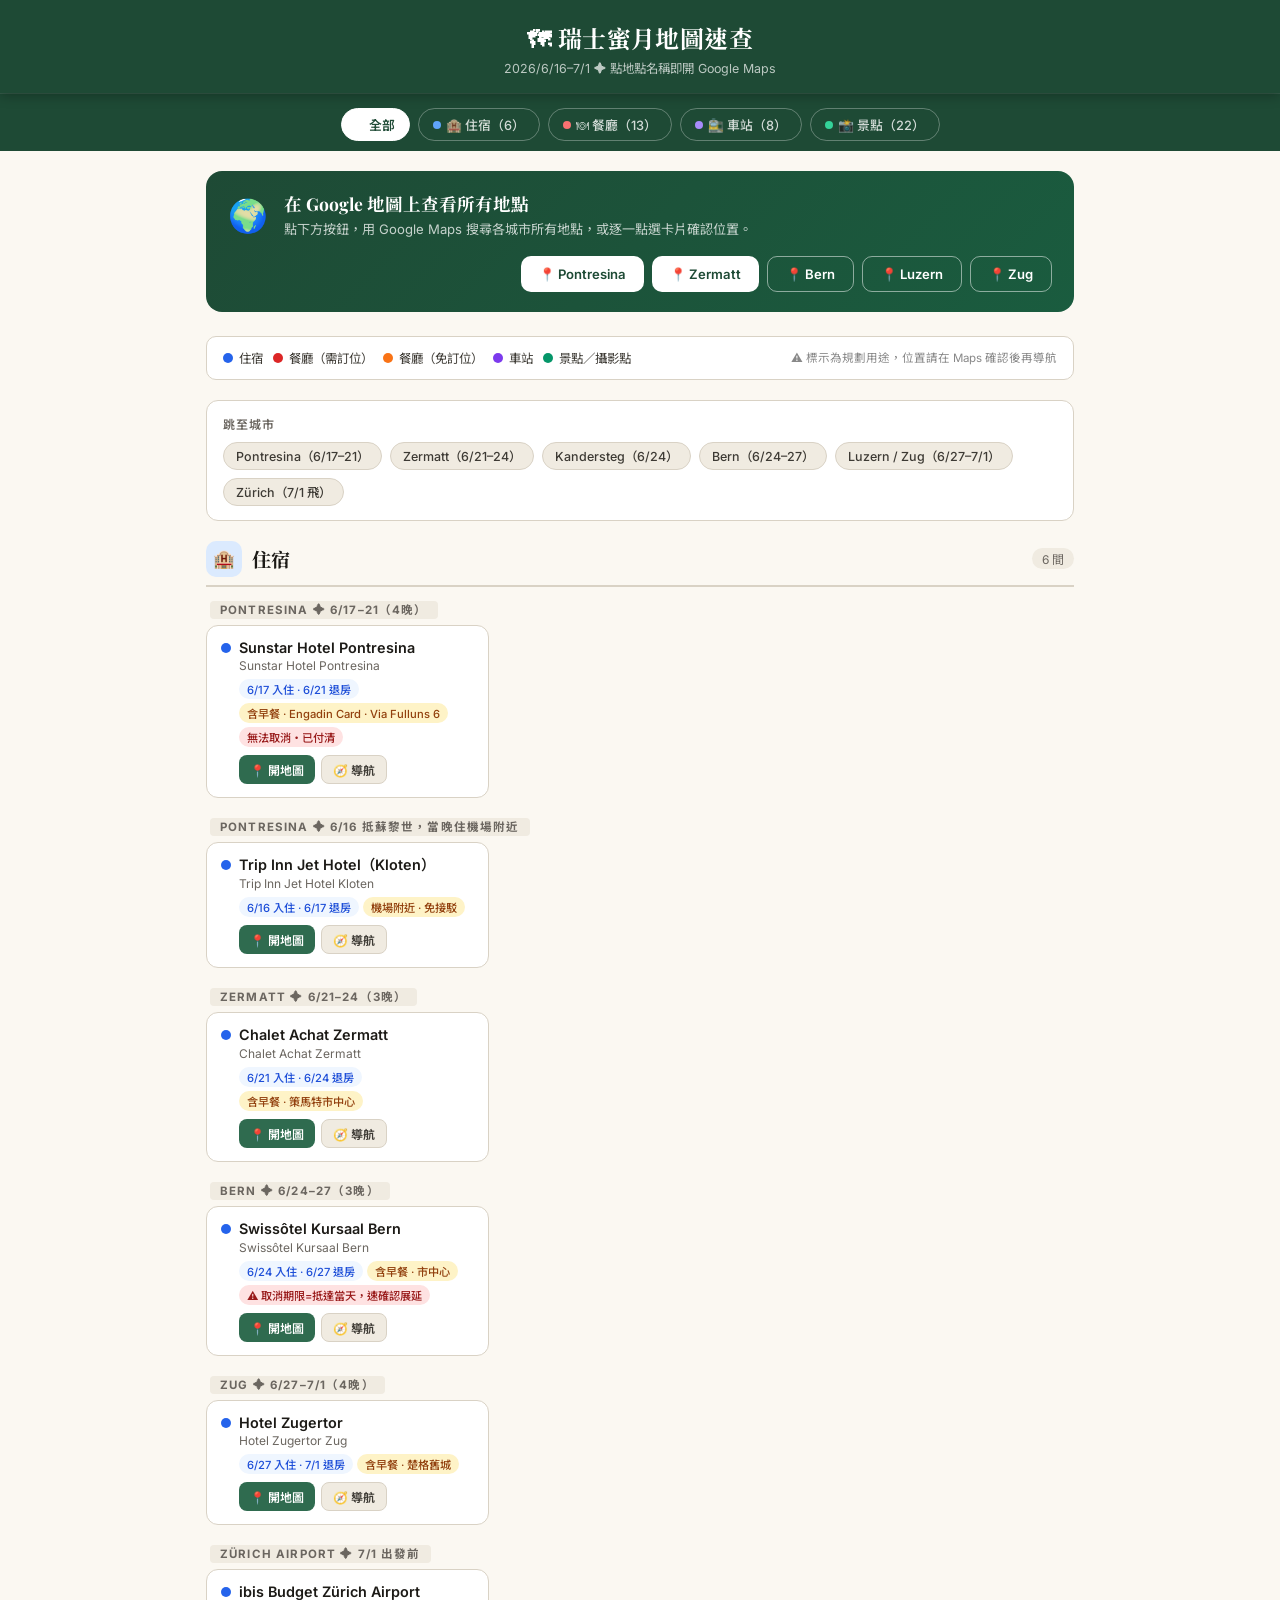
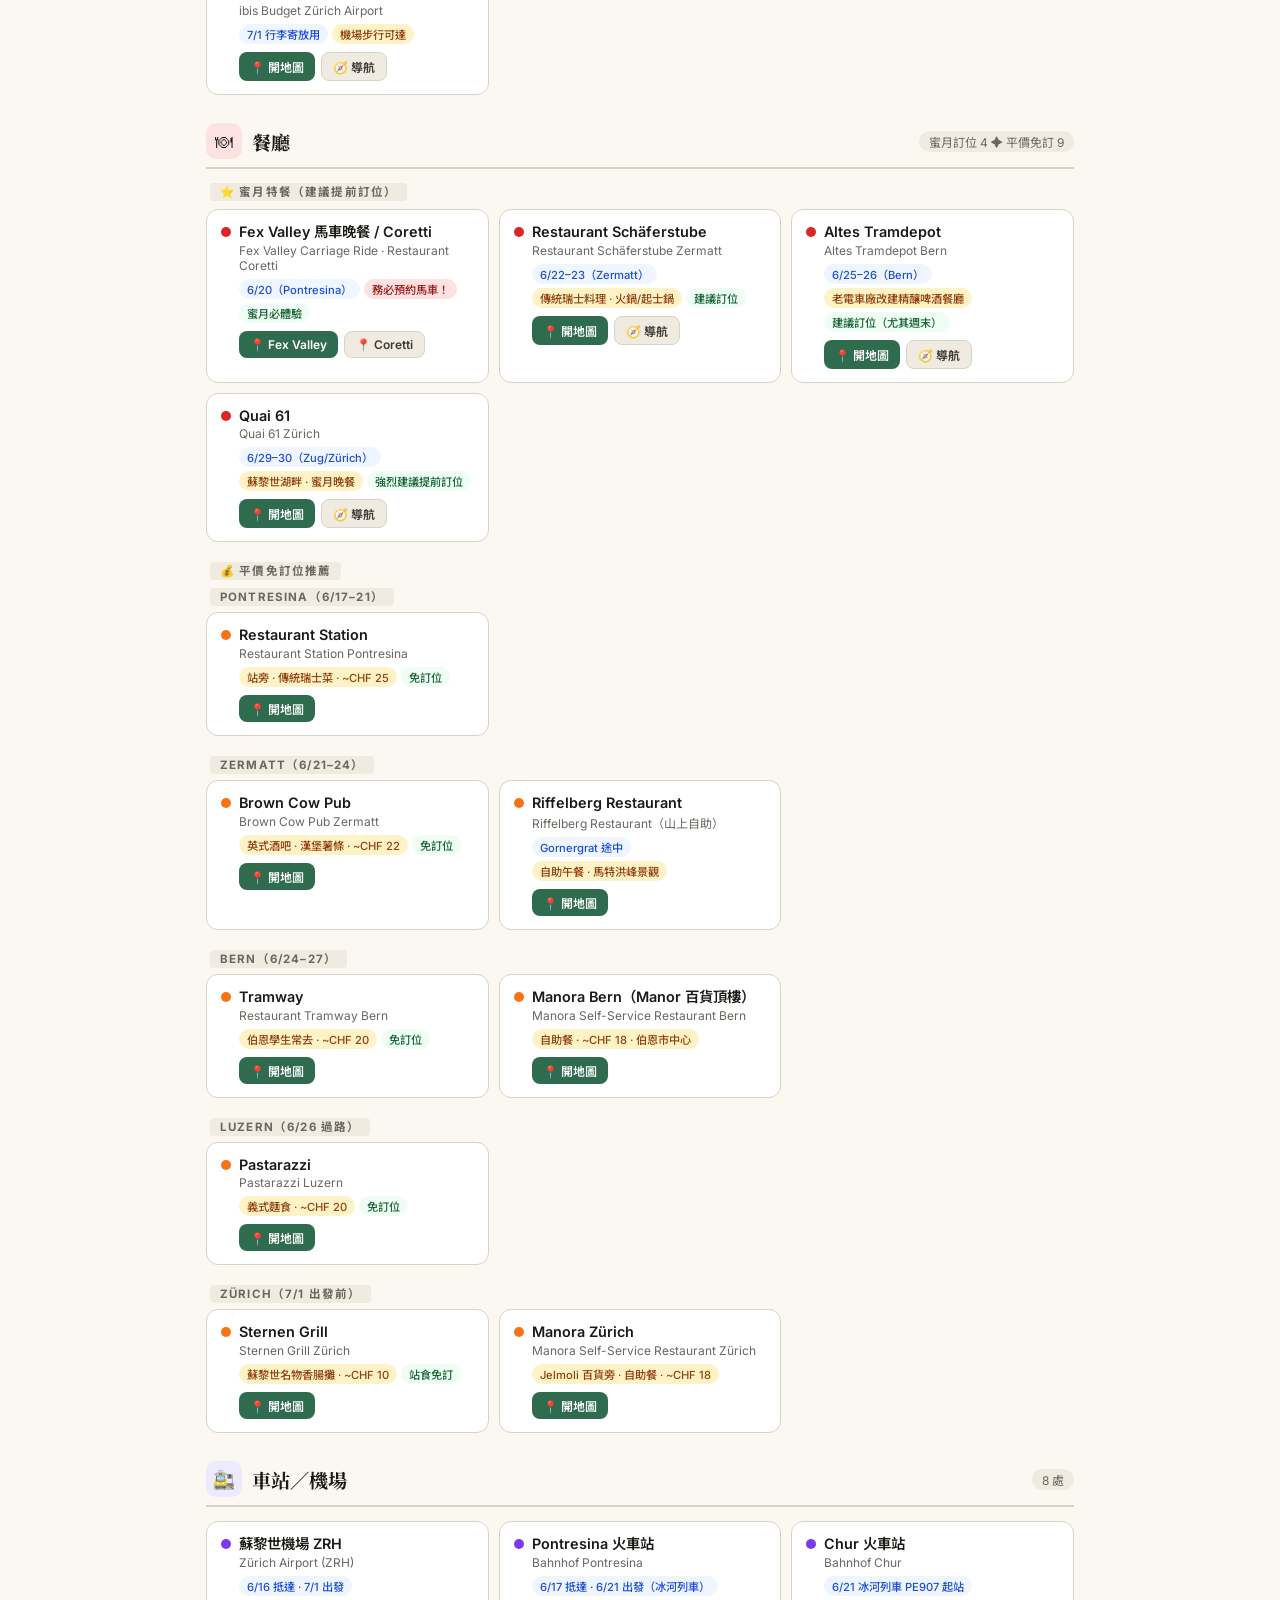
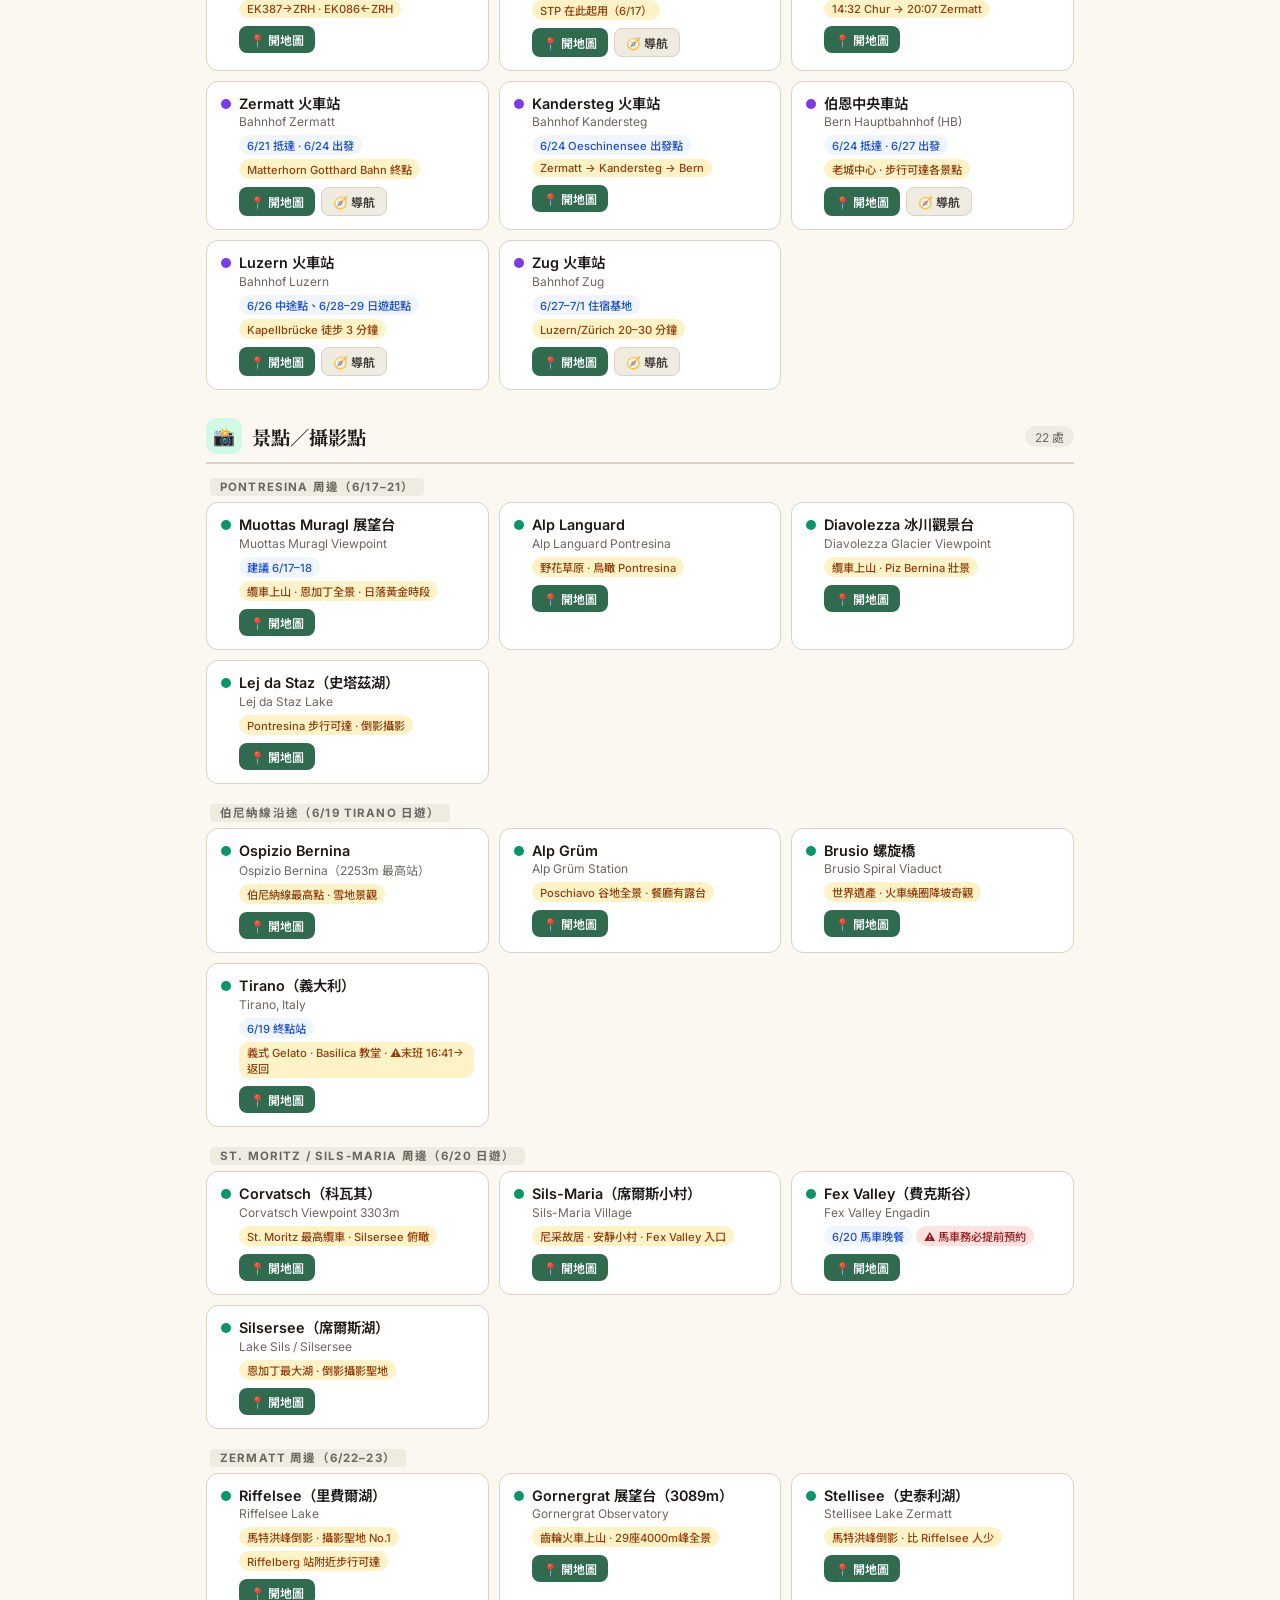
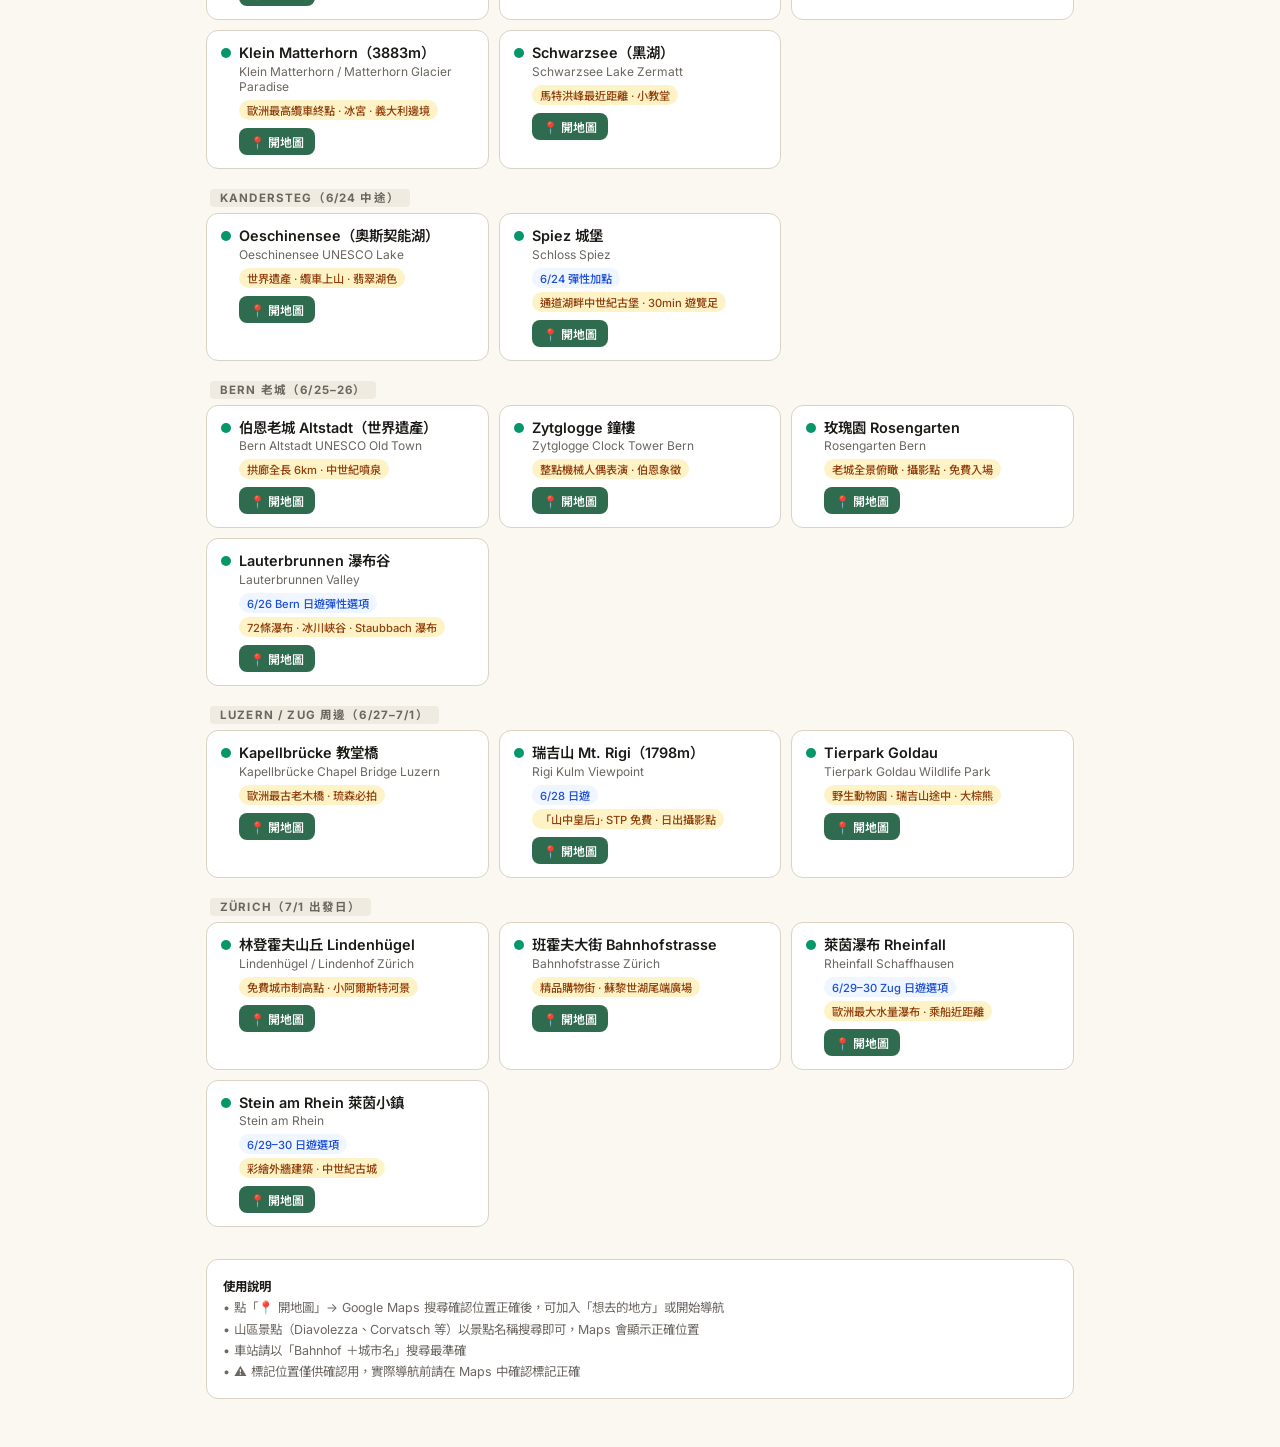
<file: 地圖速查.html>
<!DOCTYPE html>
<html lang="zh-TW">
<head>
<meta charset="UTF-8">
<meta name="viewport" content="width=device-width, initial-scale=1.0">
<title>瑞士蜜月地圖速查</title>
<link rel="preconnect" href="https://fonts.googleapis.com">
<link href="https://fonts.googleapis.com/css2?family=Playfair+Display:wght@400;600;700&family=Inter:wght@300;400;500;600&family=Noto+Serif+TC:wght@400;600&family=Noto+Sans+TC:wght@300;400;500&display=swap" rel="stylesheet">
<style>
:root {
  --pine: #2F6B4F;
  --pine-light: #3D8A64;
  --pine-dark: #1E4A35;
  --gold: #B8841F;
  --gold-light: #D4A040;
  --rose: #9B4D5E;
  --paper: #FBF8F2;
  --paper-dark: #F0EBE1;
  --ink: #1C1A16;
  --ink-mid: #3D3A34;
  --ink-soft: #6B6660;
  --border: #D9D2C5;
  --hotel-color: #2563EB;
  --restaurant-color: #DC2626;
  --station-color: #7C3AED;
  --photo-color: #059669;
  --font-serif: 'Playfair Display', 'Noto Serif TC', Georgia, serif;
  --font-body: 'Inter', 'Noto Sans TC', sans-serif;
}

* { box-sizing: border-box; margin: 0; padding: 0; }

body {
  font-family: var(--font-body);
  background: var(--paper);
  color: var(--ink);
  min-height: 100vh;
}

/* Header */
.site-header {
  background: var(--pine-dark);
  padding: 20px 24px 16px;
  text-align: center;
  position: sticky;
  top: 0;
  z-index: 100;
  box-shadow: 0 2px 12px rgba(0,0,0,0.3);
}
.site-header h1 {
  font-family: var(--font-serif);
  color: #fff;
  font-size: 1.5rem;
  font-weight: 700;
  letter-spacing: 0.02em;
}
.site-header p {
  color: rgba(255,255,255,0.7);
  font-size: 0.78rem;
  margin-top: 4px;
}

/* Category tabs */
.tabs {
  display: flex;
  gap: 8px;
  justify-content: center;
  flex-wrap: wrap;
  padding: 14px 16px 10px;
  background: var(--pine-dark);
  border-top: 1px solid rgba(255,255,255,0.1);
}
.tab-btn {
  padding: 6px 14px;
  border-radius: 20px;
  border: 1.5px solid rgba(255,255,255,0.3);
  background: transparent;
  color: rgba(255,255,255,0.8);
  font-family: var(--font-body);
  font-size: 0.8rem;
  font-weight: 500;
  cursor: pointer;
  transition: all 0.2s;
  display: flex;
  align-items: center;
  gap: 5px;
}
.tab-btn:hover { background: rgba(255,255,255,0.1); }
.tab-btn.active {
  background: #fff;
  color: var(--pine-dark);
  border-color: #fff;
  font-weight: 600;
}
.tab-dot { width: 8px; height: 8px; border-radius: 50%; }

/* Content */
.content {
  max-width: 900px;
  margin: 0 auto;
  padding: 20px 16px 48px;
}

/* Quick links bar */
.quick-links {
  background: #fff;
  border: 1px solid var(--border);
  border-radius: 12px;
  padding: 14px 16px;
  margin-bottom: 20px;
  display: flex;
  flex-wrap: wrap;
  gap: 8px;
  align-items: center;
}
.quick-links-label {
  font-size: 0.75rem;
  font-weight: 600;
  color: var(--ink-soft);
  text-transform: uppercase;
  letter-spacing: 0.08em;
  width: 100%;
  margin-bottom: 2px;
}
.city-chip {
  padding: 4px 12px;
  border-radius: 20px;
  background: var(--paper-dark);
  border: 1px solid var(--border);
  font-size: 0.78rem;
  font-weight: 500;
  cursor: pointer;
  text-decoration: none;
  color: var(--ink-mid);
  transition: all 0.15s;
}
.city-chip:hover {
  background: var(--pine);
  color: #fff;
  border-color: var(--pine);
}

/* Section */
.section { margin-bottom: 28px; display: none; }
.section.visible { display: block; }

.section-header {
  display: flex;
  align-items: center;
  gap: 10px;
  margin-bottom: 14px;
  padding-bottom: 8px;
  border-bottom: 2px solid var(--border);
}
.section-icon {
  width: 36px;
  height: 36px;
  border-radius: 10px;
  display: flex;
  align-items: center;
  justify-content: center;
  font-size: 1.1rem;
  flex-shrink: 0;
}
.section-title {
  font-family: var(--font-serif);
  font-size: 1.2rem;
  font-weight: 700;
  color: var(--ink);
}
.section-count {
  margin-left: auto;
  font-size: 0.75rem;
  color: var(--ink-soft);
  background: var(--paper-dark);
  padding: 2px 10px;
  border-radius: 12px;
}

/* City group */
.city-group { margin-bottom: 20px; }
.city-label {
  font-size: 0.72rem;
  font-weight: 700;
  text-transform: uppercase;
  letter-spacing: 0.1em;
  color: var(--ink-soft);
  margin-bottom: 8px;
  padding-left: 4px;
}
.city-label span {
  background: var(--paper-dark);
  padding: 2px 10px;
  border-radius: 4px;
}

/* Place cards */
.places-grid {
  display: grid;
  grid-template-columns: repeat(auto-fill, minmax(260px, 1fr));
  gap: 10px;
}

.place-card {
  background: #fff;
  border: 1px solid var(--border);
  border-radius: 12px;
  padding: 13px 14px;
  display: flex;
  flex-direction: column;
  gap: 6px;
  transition: box-shadow 0.2s, transform 0.15s;
}
.place-card:hover {
  box-shadow: 0 4px 16px rgba(0,0,0,0.08);
  transform: translateY(-1px);
}
.place-card-top {
  display: flex;
  align-items: flex-start;
  gap: 8px;
}
.place-type-dot {
  width: 10px;
  height: 10px;
  border-radius: 50%;
  margin-top: 4px;
  flex-shrink: 0;
}
.place-name-zh {
  font-weight: 600;
  font-size: 0.9rem;
  color: var(--ink);
  line-height: 1.3;
}
.place-name-en {
  font-size: 0.75rem;
  color: var(--ink-soft);
  margin-top: 1px;
}
.place-meta {
  display: flex;
  flex-wrap: wrap;
  gap: 4px;
  padding-left: 18px;
}
.place-tag {
  font-size: 0.7rem;
  padding: 2px 8px;
  border-radius: 10px;
  font-weight: 500;
}
.tag-date { background: #EFF6FF; color: #1D4ED8; }
.tag-note { background: #FEF3C7; color: #92400E; }
.tag-caution { background: #FEE2E2; color: #991B1B; }
.tag-book { background: #F0FDF4; color: #166534; }

.place-actions {
  display: flex;
  gap: 6px;
  padding-left: 18px;
  margin-top: 2px;
  flex-wrap: wrap;
}
.map-btn {
  display: inline-flex;
  align-items: center;
  gap: 4px;
  padding: 5px 11px;
  border-radius: 8px;
  font-size: 0.75rem;
  font-weight: 600;
  text-decoration: none;
  cursor: pointer;
  border: none;
  transition: all 0.15s;
}
.map-btn-primary {
  background: var(--pine);
  color: #fff;
}
.map-btn-primary:hover { background: var(--pine-light); }
.map-btn-secondary {
  background: var(--paper-dark);
  color: var(--ink-mid);
  border: 1px solid var(--border);
}
.map-btn-secondary:hover { background: var(--border); }

/* All-in-one My Maps banner */
.mymaps-banner {
  background: linear-gradient(135deg, var(--pine-dark) 0%, #1a5c3f 100%);
  border-radius: 16px;
  padding: 20px 22px;
  margin-bottom: 24px;
  display: flex;
  align-items: center;
  gap: 16px;
  flex-wrap: wrap;
}
.mymaps-icon { font-size: 2rem; flex-shrink: 0; }
.mymaps-text h2 {
  font-family: var(--font-serif);
  color: #fff;
  font-size: 1.1rem;
  margin-bottom: 4px;
}
.mymaps-text p { color: rgba(255,255,255,0.75); font-size: 0.82rem; line-height: 1.5; }
.mymaps-actions { margin-left: auto; display: flex; gap: 8px; flex-wrap: wrap; }
.mymaps-btn {
  padding: 9px 18px;
  border-radius: 10px;
  font-size: 0.82rem;
  font-weight: 600;
  text-decoration: none;
  display: inline-flex;
  align-items: center;
  gap: 5px;
  cursor: pointer;
  border: none;
  transition: all 0.15s;
  white-space: nowrap;
}
.mymaps-btn-white { background: #fff; color: var(--pine-dark); }
.mymaps-btn-white:hover { background: #f0f0f0; }
.mymaps-btn-outline { background: transparent; color: #fff; border: 1.5px solid rgba(255,255,255,0.5); }
.mymaps-btn-outline:hover { background: rgba(255,255,255,0.1); }

/* Legend */
.legend {
  display: flex;
  flex-wrap: wrap;
  gap: 10px;
  margin-bottom: 20px;
  padding: 12px 16px;
  background: #fff;
  border: 1px solid var(--border);
  border-radius: 10px;
}
.legend-item {
  display: flex;
  align-items: center;
  gap: 6px;
  font-size: 0.78rem;
  color: var(--ink-mid);
}
.legend-dot { width: 10px; height: 10px; border-radius: 50%; flex-shrink: 0; }

/* Responsive */
@media (max-width: 600px) {
  .places-grid { grid-template-columns: 1fr; }
  .mymaps-actions { margin-left: 0; }
  .site-header h1 { font-size: 1.25rem; }
}

/* Highlight on anchor */
:target .place-card { animation: highlight 1.5s ease; }
@keyframes highlight {
  0% { box-shadow: 0 0 0 3px var(--gold-light); }
  100% { box-shadow: none; }
}

/* Print */
@media print {
  .tabs, .mymaps-banner, .map-btn, .place-actions { display: none !important; }
  .section { display: block !important; }
  .place-card { break-inside: avoid; }
}
</style>
</head>
<body>

<div class="site-header">
  <h1>🗺 瑞士蜜月地圖速查</h1>
  <p>2026/6/16–7/1 ✦ 點地點名稱即開 Google Maps</p>
</div>

<!-- Category Tabs -->
<div class="tabs">
  <button class="tab-btn active" onclick="showSection('all')" id="tab-all">
    <span class="tab-dot" style="background:#fff"></span>全部
  </button>
  <button class="tab-btn" onclick="showSection('hotel')" id="tab-hotel">
    <span class="tab-dot" style="background:#60A5FA"></span>🏨 住宿（6）
  </button>
  <button class="tab-btn" onclick="showSection('restaurant')" id="tab-restaurant">
    <span class="tab-dot" style="background:#F87171"></span>🍽 餐廳（13）
  </button>
  <button class="tab-btn" onclick="showSection('station')" id="tab-station">
    <span class="tab-dot" style="background:#A78BFA"></span>🚉 車站（8）
  </button>
  <button class="tab-btn" onclick="showSection('photo')" id="tab-photo">
    <span class="tab-dot" style="background:#34D399"></span>📸 景點（22）
  </button>
</div>

<div class="content">

  <!-- Google My Maps Banner -->
  <div class="mymaps-banner">
    <div class="mymaps-icon">🌍</div>
    <div class="mymaps-text">
      <h2>在 Google 地圖上查看所有地點</h2>
      <p>點下方按鈕，用 Google Maps 搜尋各城市所有地點，或逐一點選卡片確認位置。</p>
    </div>
    <div class="mymaps-actions">
      <a class="mymaps-btn mymaps-btn-white"
        href="https://www.google.com/maps/search/Pontresina+Switzerland"
        target="_blank">📍 Pontresina</a>
      <a class="mymaps-btn mymaps-btn-white"
        href="https://www.google.com/maps/search/Zermatt+Switzerland"
        target="_blank">📍 Zermatt</a>
      <a class="mymaps-btn mymaps-btn-outline"
        href="https://www.google.com/maps/search/Bern+Switzerland"
        target="_blank">📍 Bern</a>
      <a class="mymaps-btn mymaps-btn-outline"
        href="https://www.google.com/maps/search/Luzern+Switzerland"
        target="_blank">📍 Luzern</a>
      <a class="mymaps-btn mymaps-btn-outline"
        href="https://www.google.com/maps/search/Zug+Switzerland"
        target="_blank">📍 Zug</a>
    </div>
  </div>

  <!-- Legend -->
  <div class="legend">
    <div class="legend-item"><div class="legend-dot" style="background:#2563EB"></div>住宿</div>
    <div class="legend-item"><div class="legend-dot" style="background:#DC2626"></div>餐廳（需訂位）</div>
    <div class="legend-item"><div class="legend-dot" style="background:#F97316"></div>餐廳（免訂位）</div>
    <div class="legend-item"><div class="legend-dot" style="background:#7C3AED"></div>車站</div>
    <div class="legend-item"><div class="legend-dot" style="background:#059669"></div>景點／攝影點</div>
    <div style="flex:1"></div>
    <div style="font-size:0.72rem;color:#888">⚠️ 標示為規劃用途，位置請在 Maps 確認後再導航</div>
  </div>

  <!-- Quick city jumps -->
  <div class="quick-links">
    <div class="quick-links-label">跳至城市</div>
    <a class="city-chip" href="#pontresina">Pontresina（6/17–21）</a>
    <a class="city-chip" href="#zermatt">Zermatt（6/21–24）</a>
    <a class="city-chip" href="#kandersteg">Kandersteg（6/24）</a>
    <a class="city-chip" href="#bern">Bern（6/24–27）</a>
    <a class="city-chip" href="#luzern-zug">Luzern / Zug（6/27–7/1）</a>
    <a class="city-chip" href="#zurich">Zürich（7/1 飛）</a>
  </div>

  <!-- ===================== HOTELS ===================== -->
  <div class="section visible" id="sec-hotel">
    <div class="section-header">
      <div class="section-icon" style="background:#DBEAFE">🏨</div>
      <div class="section-title">住宿</div>
      <div class="section-count">6 間</div>
    </div>

    <div class="city-group" id="pontresina">
      <div class="city-label"><span>Pontresina ✦ 6/17–21（4晚）</span></div>
      <div class="places-grid">
        <div class="place-card">
          <div class="place-card-top">
            <div class="place-type-dot" style="background:#2563EB"></div>
            <div>
              <div class="place-name-zh">Sunstar Hotel Pontresina</div>
              <div class="place-name-en">Sunstar Hotel Pontresina</div>
            </div>
          </div>
          <div class="place-meta">
            <span class="place-tag tag-date">6/17 入住 · 6/21 退房</span>
            <span class="place-tag tag-note">含早餐 · Engadin Card · Via Fulluns 6</span>
            <span class="place-tag tag-caution">無法取消・已付清</span>
          </div>
          <div class="place-actions">
            <a class="map-btn map-btn-primary" href="https://www.google.com/maps/search/?api=1&query=Sunstar+Hotel+Pontresina" target="_blank">📍 開地圖</a>
            <a class="map-btn map-btn-secondary" href="https://www.google.com/maps/dir/?api=1&destination=Sunstar+Hotel+Pontresina+Via+Maistra+57+Pontresina" target="_blank">🧭 導航</a>
          </div>
        </div>
      </div>
    </div>

    <div class="city-group" id="pontresina-arrival">
      <div class="city-label"><span>Pontresina ✦ 6/16 抵蘇黎世，當晚住機場附近</span></div>
      <div class="places-grid">
        <div class="place-card">
          <div class="place-card-top">
            <div class="place-type-dot" style="background:#2563EB"></div>
            <div>
              <div class="place-name-zh">Trip Inn Jet Hotel（Kloten）</div>
              <div class="place-name-en">Trip Inn Jet Hotel Kloten</div>
            </div>
          </div>
          <div class="place-meta">
            <span class="place-tag tag-date">6/16 入住 · 6/17 退房</span>
            <span class="place-tag tag-note">機場附近 · 免接駁</span>
          </div>
          <div class="place-actions">
            <a class="map-btn map-btn-primary" href="https://www.google.com/maps/search/?api=1&query=Trip+Inn+Jet+Hotel+Kloten+Zurich" target="_blank">📍 開地圖</a>
            <a class="map-btn map-btn-secondary" href="https://www.google.com/maps/dir/?api=1&destination=Trip+Inn+Jet+Hotel+Kloten" target="_blank">🧭 導航</a>
          </div>
        </div>
      </div>
    </div>

    <div class="city-group" id="zermatt-hotel">
      <div class="city-label"><span>Zermatt ✦ 6/21–24（3晚）</span></div>
      <div class="places-grid">
        <div class="place-card">
          <div class="place-card-top">
            <div class="place-type-dot" style="background:#2563EB"></div>
            <div>
              <div class="place-name-zh">Chalet Achat Zermatt</div>
              <div class="place-name-en">Chalet Achat Zermatt</div>
            </div>
          </div>
          <div class="place-meta">
            <span class="place-tag tag-date">6/21 入住 · 6/24 退房</span>
            <span class="place-tag tag-note">含早餐 · 策馬特市中心</span>
          </div>
          <div class="place-actions">
            <a class="map-btn map-btn-primary" href="https://www.google.com/maps/search/?api=1&query=Chalet+Achat+Zermatt" target="_blank">📍 開地圖</a>
            <a class="map-btn map-btn-secondary" href="https://www.google.com/maps/dir/?api=1&destination=Chalet+Achat+Zermatt" target="_blank">🧭 導航</a>
          </div>
        </div>
      </div>
    </div>

    <div class="city-group" id="bern-hotel">
      <div class="city-label"><span>Bern ✦ 6/24–27（3晚）</span></div>
      <div class="places-grid">
        <div class="place-card">
          <div class="place-card-top">
            <div class="place-type-dot" style="background:#2563EB"></div>
            <div>
              <div class="place-name-zh">Swissôtel Kursaal Bern</div>
              <div class="place-name-en">Swissôtel Kursaal Bern</div>
            </div>
          </div>
          <div class="place-meta">
            <span class="place-tag tag-date">6/24 入住 · 6/27 退房</span>
            <span class="place-tag tag-note">含早餐 · 市中心</span>
            <span class="place-tag tag-caution">⚠️ 取消期限=抵達當天，速確認展延</span>
          </div>
          <div class="place-actions">
            <a class="map-btn map-btn-primary" href="https://www.google.com/maps/search/?api=1&query=Swissôtel+Kursaal+Bern" target="_blank">📍 開地圖</a>
            <a class="map-btn map-btn-secondary" href="https://www.google.com/maps/dir/?api=1&destination=Swissôtel+Kursaal+Bern" target="_blank">🧭 導航</a>
          </div>
        </div>
      </div>
    </div>

    <div class="city-group" id="zug-hotel">
      <div class="city-label"><span>Zug ✦ 6/27–7/1（4晚）</span></div>
      <div class="places-grid">
        <div class="place-card">
          <div class="place-card-top">
            <div class="place-type-dot" style="background:#2563EB"></div>
            <div>
              <div class="place-name-zh">Hotel Zugertor</div>
              <div class="place-name-en">Hotel Zugertor Zug</div>
            </div>
          </div>
          <div class="place-meta">
            <span class="place-tag tag-date">6/27 入住 · 7/1 退房</span>
            <span class="place-tag tag-note">含早餐 · 楚格舊城</span>
          </div>
          <div class="place-actions">
            <a class="map-btn map-btn-primary" href="https://www.google.com/maps/search/?api=1&query=Hotel+Zugertor+Zug+Switzerland" target="_blank">📍 開地圖</a>
            <a class="map-btn map-btn-secondary" href="https://www.google.com/maps/dir/?api=1&destination=Hotel+Zugertor+Zug" target="_blank">🧭 導航</a>
          </div>
        </div>
      </div>
    </div>

    <div class="city-group" id="zurich-airport-hotel">
      <div class="city-label"><span>Zürich Airport ✦ 7/1 出發前</span></div>
      <div class="places-grid">
        <div class="place-card">
          <div class="place-card-top">
            <div class="place-type-dot" style="background:#2563EB"></div>
            <div>
              <div class="place-name-zh">ibis Budget Zürich Airport</div>
              <div class="place-name-en">ibis Budget Zürich Airport</div>
            </div>
          </div>
          <div class="place-meta">
            <span class="place-tag tag-date">7/1 行李寄放用</span>
            <span class="place-tag tag-note">機場步行可達</span>
          </div>
          <div class="place-actions">
            <a class="map-btn map-btn-primary" href="https://www.google.com/maps/search/?api=1&query=ibis+Budget+Zurich+Airport" target="_blank">📍 開地圖</a>
            <a class="map-btn map-btn-secondary" href="https://www.google.com/maps/dir/?api=1&destination=ibis+Budget+Zurich+Airport" target="_blank">🧭 導航</a>
          </div>
        </div>
      </div>
    </div>
  </div>

  <!-- ===================== RESTAURANTS ===================== -->
  <div class="section visible" id="sec-restaurant">
    <div class="section-header">
      <div class="section-icon" style="background:#FEE2E2">🍽</div>
      <div class="section-title">餐廳</div>
      <div class="section-count">蜜月訂位 4 ✦ 平價免訂 9</div>
    </div>

    <!-- 蜜月訂位餐廳 -->
    <div class="city-label" style="margin-bottom:10px"><span>⭐ 蜜月特餐（建議提前訂位）</span></div>

    <div class="places-grid" style="margin-bottom:20px">

      <div class="place-card">
        <div class="place-card-top">
          <div class="place-type-dot" style="background:#DC2626"></div>
          <div>
            <div class="place-name-zh">Fex Valley 馬車晚餐 / Coretti</div>
            <div class="place-name-en">Fex Valley Carriage Ride · Restaurant Coretti</div>
          </div>
        </div>
        <div class="place-meta">
          <span class="place-tag tag-date">6/20（Pontresina）</span>
          <span class="place-tag tag-caution">務必預約馬車！</span>
          <span class="place-tag tag-book">蜜月必體驗</span>
        </div>
        <div class="place-actions">
          <a class="map-btn map-btn-primary" href="https://www.google.com/maps/search/?api=1&query=Fex+Valley+Sils-Maria+Switzerland" target="_blank">📍 Fex Valley</a>
          <a class="map-btn map-btn-secondary" href="https://www.google.com/maps/search/?api=1&query=Restaurant+Coretti+Sils-Maria" target="_blank">📍 Coretti</a>
        </div>
      </div>

      <div class="place-card">
        <div class="place-card-top">
          <div class="place-type-dot" style="background:#DC2626"></div>
          <div>
            <div class="place-name-zh">Restaurant Schäferstube</div>
            <div class="place-name-en">Restaurant Schäferstube Zermatt</div>
          </div>
        </div>
        <div class="place-meta">
          <span class="place-tag tag-date">6/22–23（Zermatt）</span>
          <span class="place-tag tag-note">傳統瑞士料理 · 火鍋/起士鍋</span>
          <span class="place-tag tag-book">建議訂位</span>
        </div>
        <div class="place-actions">
          <a class="map-btn map-btn-primary" href="https://www.google.com/maps/search/?api=1&query=Restaurant+Schäferstube+Zermatt" target="_blank">📍 開地圖</a>
          <a class="map-btn map-btn-secondary" href="https://www.google.com/maps/dir/?api=1&destination=Restaurant+Schäferstube+Zermatt" target="_blank">🧭 導航</a>
        </div>
      </div>

      <div class="place-card">
        <div class="place-card-top">
          <div class="place-type-dot" style="background:#DC2626"></div>
          <div>
            <div class="place-name-zh">Altes Tramdepot</div>
            <div class="place-name-en">Altes Tramdepot Bern</div>
          </div>
        </div>
        <div class="place-meta">
          <span class="place-tag tag-date">6/25–26（Bern）</span>
          <span class="place-tag tag-note">老電車廠改建精釀啤酒餐廳</span>
          <span class="place-tag tag-book">建議訂位（尤其週末）</span>
        </div>
        <div class="place-actions">
          <a class="map-btn map-btn-primary" href="https://www.google.com/maps/search/?api=1&query=Altes+Tramdepot+Bern" target="_blank">📍 開地圖</a>
          <a class="map-btn map-btn-secondary" href="https://www.google.com/maps/dir/?api=1&destination=Altes+Tramdepot+Bern" target="_blank">🧭 導航</a>
        </div>
      </div>

      <div class="place-card">
        <div class="place-card-top">
          <div class="place-type-dot" style="background:#DC2626"></div>
          <div>
            <div class="place-name-zh">Quai 61</div>
            <div class="place-name-en">Quai 61 Zürich</div>
          </div>
        </div>
        <div class="place-meta">
          <span class="place-tag tag-date">6/29–30（Zug/Zürich）</span>
          <span class="place-tag tag-note">蘇黎世湖畔 · 蜜月晚餐</span>
          <span class="place-tag tag-book">強烈建議提前訂位</span>
        </div>
        <div class="place-actions">
          <a class="map-btn map-btn-primary" href="https://www.google.com/maps/search/?api=1&query=Quai+61+Zürich" target="_blank">📍 開地圖</a>
          <a class="map-btn map-btn-secondary" href="https://www.google.com/maps/dir/?api=1&destination=Quai+61+Zürich" target="_blank">🧭 導航</a>
        </div>
      </div>

    </div>

    <!-- 平價免訂位 -->
    <div class="city-label" style="margin-bottom:10px"><span>💰 平價免訂位推薦</span></div>

    <div class="city-group">
      <div class="city-label"><span>Pontresina（6/17–21）</span></div>
      <div class="places-grid">
        <div class="place-card">
          <div class="place-card-top">
            <div class="place-type-dot" style="background:#F97316"></div>
            <div>
              <div class="place-name-zh">Restaurant Station</div>
              <div class="place-name-en">Restaurant Station Pontresina</div>
            </div>
          </div>
          <div class="place-meta">
            <span class="place-tag tag-note">站旁 · 傳統瑞士菜 · ~CHF 25</span>
            <span class="place-tag tag-book">免訂位</span>
          </div>
          <div class="place-actions">
            <a class="map-btn map-btn-primary" href="https://www.google.com/maps/search/?api=1&query=Restaurant+Station+Pontresina" target="_blank">📍 開地圖</a>
          </div>
        </div>
      </div>
    </div>

    <div class="city-group">
      <div class="city-label"><span>Zermatt（6/21–24）</span></div>
      <div class="places-grid">
        <div class="place-card">
          <div class="place-card-top">
            <div class="place-type-dot" style="background:#F97316"></div>
            <div>
              <div class="place-name-zh">Brown Cow Pub</div>
              <div class="place-name-en">Brown Cow Pub Zermatt</div>
            </div>
          </div>
          <div class="place-meta">
            <span class="place-tag tag-note">英式酒吧 · 漢堡薯條 · ~CHF 22</span>
            <span class="place-tag tag-book">免訂位</span>
          </div>
          <div class="place-actions">
            <a class="map-btn map-btn-primary" href="https://www.google.com/maps/search/?api=1&query=Brown+Cow+Pub+Zermatt" target="_blank">📍 開地圖</a>
          </div>
        </div>
        <div class="place-card">
          <div class="place-card-top">
            <div class="place-type-dot" style="background:#F97316"></div>
            <div>
              <div class="place-name-zh">Riffelberg Restaurant</div>
              <div class="place-name-en">Riffelberg Restaurant（山上自助）</div>
            </div>
          </div>
          <div class="place-meta">
            <span class="place-tag tag-date">Gornergrat 途中</span>
            <span class="place-tag tag-note">自助午餐 · 馬特洪峰景觀</span>
          </div>
          <div class="place-actions">
            <a class="map-btn map-btn-primary" href="https://www.google.com/maps/search/?api=1&query=Riffelberg+Restaurant+Zermatt" target="_blank">📍 開地圖</a>
          </div>
        </div>
      </div>
    </div>

    <div class="city-group">
      <div class="city-label"><span>Bern（6/24–27）</span></div>
      <div class="places-grid">
        <div class="place-card">
          <div class="place-card-top">
            <div class="place-type-dot" style="background:#F97316"></div>
            <div>
              <div class="place-name-zh">Tramway</div>
              <div class="place-name-en">Restaurant Tramway Bern</div>
            </div>
          </div>
          <div class="place-meta">
            <span class="place-tag tag-note">伯恩學生常去 · ~CHF 20</span>
            <span class="place-tag tag-book">免訂位</span>
          </div>
          <div class="place-actions">
            <a class="map-btn map-btn-primary" href="https://www.google.com/maps/search/?api=1&query=Restaurant+Tramway+Bern" target="_blank">📍 開地圖</a>
          </div>
        </div>
        <div class="place-card">
          <div class="place-card-top">
            <div class="place-type-dot" style="background:#F97316"></div>
            <div>
              <div class="place-name-zh">Manora Bern（Manor 百貨頂樓）</div>
              <div class="place-name-en">Manora Self-Service Restaurant Bern</div>
            </div>
          </div>
          <div class="place-meta">
            <span class="place-tag tag-note">自助餐 · ~CHF 18 · 伯恩市中心</span>
          </div>
          <div class="place-actions">
            <a class="map-btn map-btn-primary" href="https://www.google.com/maps/search/?api=1&query=Manora+Restaurant+Bern+Manor" target="_blank">📍 開地圖</a>
          </div>
        </div>
      </div>
    </div>

    <div class="city-group">
      <div class="city-label"><span>Luzern（6/26 過路）</span></div>
      <div class="places-grid">
        <div class="place-card">
          <div class="place-card-top">
            <div class="place-type-dot" style="background:#F97316"></div>
            <div>
              <div class="place-name-zh">Pastarazzi</div>
              <div class="place-name-en">Pastarazzi Luzern</div>
            </div>
          </div>
          <div class="place-meta">
            <span class="place-tag tag-note">義式麵食 · ~CHF 20</span>
            <span class="place-tag tag-book">免訂位</span>
          </div>
          <div class="place-actions">
            <a class="map-btn map-btn-primary" href="https://www.google.com/maps/search/?api=1&query=Pastarazzi+Luzern" target="_blank">📍 開地圖</a>
          </div>
        </div>
      </div>
    </div>

    <div class="city-group">
      <div class="city-label"><span>Zürich（7/1 出發前）</span></div>
      <div class="places-grid">
        <div class="place-card">
          <div class="place-card-top">
            <div class="place-type-dot" style="background:#F97316"></div>
            <div>
              <div class="place-name-zh">Sternen Grill</div>
              <div class="place-name-en">Sternen Grill Zürich</div>
            </div>
          </div>
          <div class="place-meta">
            <span class="place-tag tag-note">蘇黎世名物香腸攤 · ~CHF 10</span>
            <span class="place-tag tag-book">站食免訂</span>
          </div>
          <div class="place-actions">
            <a class="map-btn map-btn-primary" href="https://www.google.com/maps/search/?api=1&query=Sternen+Grill+Zürich" target="_blank">📍 開地圖</a>
          </div>
        </div>
        <div class="place-card">
          <div class="place-card-top">
            <div class="place-type-dot" style="background:#F97316"></div>
            <div>
              <div class="place-name-zh">Manora Zürich</div>
              <div class="place-name-en">Manora Self-Service Restaurant Zürich</div>
            </div>
          </div>
          <div class="place-meta">
            <span class="place-tag tag-note">Jelmoli 百貨旁 · 自助餐 · ~CHF 18</span>
          </div>
          <div class="place-actions">
            <a class="map-btn map-btn-primary" href="https://www.google.com/maps/search/?api=1&query=Manora+Restaurant+Zürich" target="_blank">📍 開地圖</a>
          </div>
        </div>
      </div>
    </div>

  </div>

  <!-- ===================== STATIONS ===================== -->
  <div class="section visible" id="sec-station">
    <div class="section-header">
      <div class="section-icon" style="background:#EDE9FE">🚉</div>
      <div class="section-title">車站／機場</div>
      <div class="section-count">8 處</div>
    </div>
    <div class="places-grid">

      <div class="place-card">
        <div class="place-card-top">
          <div class="place-type-dot" style="background:#7C3AED"></div>
          <div>
            <div class="place-name-zh">蘇黎世機場 ZRH</div>
            <div class="place-name-en">Zürich Airport (ZRH)</div>
          </div>
        </div>
        <div class="place-meta">
          <span class="place-tag tag-date">6/16 抵達 · 7/1 出發</span>
          <span class="place-tag tag-note">EK387→ZRH · EK086←ZRH</span>
        </div>
        <div class="place-actions">
          <a class="map-btn map-btn-primary" href="https://www.google.com/maps/search/?api=1&query=Zürich+Airport+ZRH" target="_blank">📍 開地圖</a>
        </div>
      </div>

      <div class="place-card">
        <div class="place-card-top">
          <div class="place-type-dot" style="background:#7C3AED"></div>
          <div>
            <div class="place-name-zh">Pontresina 火車站</div>
            <div class="place-name-en">Bahnhof Pontresina</div>
          </div>
        </div>
        <div class="place-meta">
          <span class="place-tag tag-date">6/17 抵達 · 6/21 出發（冰河列車）</span>
          <span class="place-tag tag-note">STP 在此起用（6/17）</span>
        </div>
        <div class="place-actions">
          <a class="map-btn map-btn-primary" href="https://www.google.com/maps/search/?api=1&query=Bahnhof+Pontresina" target="_blank">📍 開地圖</a>
          <a class="map-btn map-btn-secondary" href="https://www.google.com/maps/dir/?api=1&destination=Bahnhof+Pontresina" target="_blank">🧭 導航</a>
        </div>
      </div>

      <div class="place-card">
        <div class="place-card-top">
          <div class="place-type-dot" style="background:#7C3AED"></div>
          <div>
            <div class="place-name-zh">Chur 火車站</div>
            <div class="place-name-en">Bahnhof Chur</div>
          </div>
        </div>
        <div class="place-meta">
          <span class="place-tag tag-date">6/21 冰河列車 PE907 起站</span>
          <span class="place-tag tag-note">14:32 Chur → 20:07 Zermatt</span>
        </div>
        <div class="place-actions">
          <a class="map-btn map-btn-primary" href="https://www.google.com/maps/search/?api=1&query=Bahnhof+Chur+Switzerland" target="_blank">📍 開地圖</a>
        </div>
      </div>

      <div class="place-card">
        <div class="place-card-top">
          <div class="place-type-dot" style="background:#7C3AED"></div>
          <div>
            <div class="place-name-zh">Zermatt 火車站</div>
            <div class="place-name-en">Bahnhof Zermatt</div>
          </div>
        </div>
        <div class="place-meta">
          <span class="place-tag tag-date">6/21 抵達 · 6/24 出發</span>
          <span class="place-tag tag-note">Matterhorn Gotthard Bahn 終點</span>
        </div>
        <div class="place-actions">
          <a class="map-btn map-btn-primary" href="https://www.google.com/maps/search/?api=1&query=Bahnhof+Zermatt" target="_blank">📍 開地圖</a>
          <a class="map-btn map-btn-secondary" href="https://www.google.com/maps/dir/?api=1&destination=Bahnhof+Zermatt" target="_blank">🧭 導航</a>
        </div>
      </div>

      <div class="place-card" id="kandersteg">
        <div class="place-card-top">
          <div class="place-type-dot" style="background:#7C3AED"></div>
          <div>
            <div class="place-name-zh">Kandersteg 火車站</div>
            <div class="place-name-en">Bahnhof Kandersteg</div>
          </div>
        </div>
        <div class="place-meta">
          <span class="place-tag tag-date">6/24 Oeschinensee 出發點</span>
          <span class="place-tag tag-note">Zermatt → Kandersteg → Bern</span>
        </div>
        <div class="place-actions">
          <a class="map-btn map-btn-primary" href="https://www.google.com/maps/search/?api=1&query=Bahnhof+Kandersteg+Switzerland" target="_blank">📍 開地圖</a>
        </div>
      </div>

      <div class="place-card" id="bern">
        <div class="place-card-top">
          <div class="place-type-dot" style="background:#7C3AED"></div>
          <div>
            <div class="place-name-zh">伯恩中央車站</div>
            <div class="place-name-en">Bern Hauptbahnhof (HB)</div>
          </div>
        </div>
        <div class="place-meta">
          <span class="place-tag tag-date">6/24 抵達 · 6/27 出發</span>
          <span class="place-tag tag-note">老城中心 · 步行可達各景點</span>
        </div>
        <div class="place-actions">
          <a class="map-btn map-btn-primary" href="https://www.google.com/maps/search/?api=1&query=Bern+Hauptbahnhof" target="_blank">📍 開地圖</a>
          <a class="map-btn map-btn-secondary" href="https://www.google.com/maps/dir/?api=1&destination=Bern+Hauptbahnhof" target="_blank">🧭 導航</a>
        </div>
      </div>

      <div class="place-card" id="luzern-zug">
        <div class="place-card-top">
          <div class="place-type-dot" style="background:#7C3AED"></div>
          <div>
            <div class="place-name-zh">Luzern 火車站</div>
            <div class="place-name-en">Bahnhof Luzern</div>
          </div>
        </div>
        <div class="place-meta">
          <span class="place-tag tag-date">6/26 中途點、6/28–29 日遊起點</span>
          <span class="place-tag tag-note">Kapellbrücke 徒步 3 分鐘</span>
        </div>
        <div class="place-actions">
          <a class="map-btn map-btn-primary" href="https://www.google.com/maps/search/?api=1&query=Bahnhof+Luzern" target="_blank">📍 開地圖</a>
          <a class="map-btn map-btn-secondary" href="https://www.google.com/maps/dir/?api=1&destination=Bahnhof+Luzern" target="_blank">🧭 導航</a>
        </div>
      </div>

      <div class="place-card">
        <div class="place-card-top">
          <div class="place-type-dot" style="background:#7C3AED"></div>
          <div>
            <div class="place-name-zh">Zug 火車站</div>
            <div class="place-name-en">Bahnhof Zug</div>
          </div>
        </div>
        <div class="place-meta">
          <span class="place-tag tag-date">6/27–7/1 住宿基地</span>
          <span class="place-tag tag-note">Luzern/Zürich 20–30 分鐘</span>
        </div>
        <div class="place-actions">
          <a class="map-btn map-btn-primary" href="https://www.google.com/maps/search/?api=1&query=Bahnhof+Zug+Switzerland" target="_blank">📍 開地圖</a>
          <a class="map-btn map-btn-secondary" href="https://www.google.com/maps/dir/?api=1&destination=Bahnhof+Zug+Switzerland" target="_blank">🧭 導航</a>
        </div>
      </div>

    </div>
  </div>

  <!-- ===================== PHOTO SPOTS ===================== -->
  <div class="section visible" id="sec-photo">
    <div class="section-header">
      <div class="section-icon" style="background:#D1FAE5">📸</div>
      <div class="section-title">景點／攝影點</div>
      <div class="section-count">22 處</div>
    </div>

    <div class="city-group">
      <div class="city-label"><span>Pontresina 周邊（6/17–21）</span></div>
      <div class="places-grid">

        <div class="place-card">
          <div class="place-card-top">
            <div class="place-type-dot" style="background:#059669"></div>
            <div>
              <div class="place-name-zh">Muottas Muragl 展望台</div>
              <div class="place-name-en">Muottas Muragl Viewpoint</div>
            </div>
          </div>
          <div class="place-meta">
            <span class="place-tag tag-date">建議 6/17–18</span>
            <span class="place-tag tag-note">纜車上山 · 恩加丁全景 · 日落黃金時段</span>
          </div>
          <div class="place-actions">
            <a class="map-btn map-btn-primary" href="https://www.google.com/maps/search/?api=1&query=Muottas+Muragl+Switzerland" target="_blank">📍 開地圖</a>
          </div>
        </div>

        <div class="place-card">
          <div class="place-card-top">
            <div class="place-type-dot" style="background:#059669"></div>
            <div>
              <div class="place-name-zh">Alp Languard</div>
              <div class="place-name-en">Alp Languard Pontresina</div>
            </div>
          </div>
          <div class="place-meta">
            <span class="place-tag tag-note">野花草原 · 鳥瞰 Pontresina</span>
          </div>
          <div class="place-actions">
            <a class="map-btn map-btn-primary" href="https://www.google.com/maps/search/?api=1&query=Alp+Languard+Pontresina" target="_blank">📍 開地圖</a>
          </div>
        </div>

        <div class="place-card">
          <div class="place-card-top">
            <div class="place-type-dot" style="background:#059669"></div>
            <div>
              <div class="place-name-zh">Diavolezza 冰川觀景台</div>
              <div class="place-name-en">Diavolezza Glacier Viewpoint</div>
            </div>
          </div>
          <div class="place-meta">
            <span class="place-tag tag-note">纜車上山 · Piz Bernina 壯景</span>
          </div>
          <div class="place-actions">
            <a class="map-btn map-btn-primary" href="https://www.google.com/maps/search/?api=1&query=Diavolezza+Switzerland" target="_blank">📍 開地圖</a>
          </div>
        </div>

        <div class="place-card">
          <div class="place-card-top">
            <div class="place-type-dot" style="background:#059669"></div>
            <div>
              <div class="place-name-zh">Lej da Staz（史塔茲湖）</div>
              <div class="place-name-en">Lej da Staz Lake</div>
            </div>
          </div>
          <div class="place-meta">
            <span class="place-tag tag-note">Pontresina 步行可達 · 倒影攝影</span>
          </div>
          <div class="place-actions">
            <a class="map-btn map-btn-primary" href="https://www.google.com/maps/search/?api=1&query=Lej+da+Staz+Switzerland" target="_blank">📍 開地圖</a>
          </div>
        </div>

      </div>
    </div>

    <div class="city-group">
      <div class="city-label"><span>伯尼納線沿途（6/19 Tirano 日遊）</span></div>
      <div class="places-grid">

        <div class="place-card">
          <div class="place-card-top">
            <div class="place-type-dot" style="background:#059669"></div>
            <div>
              <div class="place-name-zh">Ospizio Bernina</div>
              <div class="place-name-en">Ospizio Bernina（2253m 最高站）</div>
            </div>
          </div>
          <div class="place-meta">
            <span class="place-tag tag-note">伯尼納線最高點 · 雪地景觀</span>
          </div>
          <div class="place-actions">
            <a class="map-btn map-btn-primary" href="https://www.google.com/maps/search/?api=1&query=Ospizio+Bernina+station+Switzerland" target="_blank">📍 開地圖</a>
          </div>
        </div>

        <div class="place-card">
          <div class="place-card-top">
            <div class="place-type-dot" style="background:#059669"></div>
            <div>
              <div class="place-name-zh">Alp Grüm</div>
              <div class="place-name-en">Alp Grüm Station</div>
            </div>
          </div>
          <div class="place-meta">
            <span class="place-tag tag-note">Poschiavo 谷地全景 · 餐廳有露台</span>
          </div>
          <div class="place-actions">
            <a class="map-btn map-btn-primary" href="https://www.google.com/maps/search/?api=1&query=Alp+Grüm+station+Switzerland" target="_blank">📍 開地圖</a>
          </div>
        </div>

        <div class="place-card">
          <div class="place-card-top">
            <div class="place-type-dot" style="background:#059669"></div>
            <div>
              <div class="place-name-zh">Brusio 螺旋橋</div>
              <div class="place-name-en">Brusio Spiral Viaduct</div>
            </div>
          </div>
          <div class="place-meta">
            <span class="place-tag tag-note">世界遺產 · 火車繞圈降坡奇觀</span>
          </div>
          <div class="place-actions">
            <a class="map-btn map-btn-primary" href="https://www.google.com/maps/search/?api=1&query=Brusio+Circular+Viaduct+Switzerland" target="_blank">📍 開地圖</a>
          </div>
        </div>

        <div class="place-card">
          <div class="place-card-top">
            <div class="place-type-dot" style="background:#059669"></div>
            <div>
              <div class="place-name-zh">Tirano（義大利）</div>
              <div class="place-name-en">Tirano, Italy</div>
            </div>
          </div>
          <div class="place-meta">
            <span class="place-tag tag-date">6/19 終點站</span>
            <span class="place-tag tag-note">義式 Gelato · Basilica 教堂 · ⚠️末班 16:41→返回</span>
          </div>
          <div class="place-actions">
            <a class="map-btn map-btn-primary" href="https://www.google.com/maps/search/?api=1&query=Tirano+Italy" target="_blank">📍 開地圖</a>
          </div>
        </div>

      </div>
    </div>

    <div class="city-group">
      <div class="city-label"><span>St. Moritz / Sils-Maria 周邊（6/20 日遊）</span></div>
      <div class="places-grid">

        <div class="place-card">
          <div class="place-card-top">
            <div class="place-type-dot" style="background:#059669"></div>
            <div>
              <div class="place-name-zh">Corvatsch（科瓦其）</div>
              <div class="place-name-en">Corvatsch Viewpoint 3303m</div>
            </div>
          </div>
          <div class="place-meta">
            <span class="place-tag tag-note">St. Moritz 最高纜車 · Silsersee 俯瞰</span>
          </div>
          <div class="place-actions">
            <a class="map-btn map-btn-primary" href="https://www.google.com/maps/search/?api=1&query=Corvatsch+Switzerland" target="_blank">📍 開地圖</a>
          </div>
        </div>

        <div class="place-card">
          <div class="place-card-top">
            <div class="place-type-dot" style="background:#059669"></div>
            <div>
              <div class="place-name-zh">Sils-Maria（席爾斯小村）</div>
              <div class="place-name-en">Sils-Maria Village</div>
            </div>
          </div>
          <div class="place-meta">
            <span class="place-tag tag-note">尼采故居 · 安靜小村 · Fex Valley 入口</span>
          </div>
          <div class="place-actions">
            <a class="map-btn map-btn-primary" href="https://www.google.com/maps/search/?api=1&query=Sils-Maria+Switzerland" target="_blank">📍 開地圖</a>
          </div>
        </div>

        <div class="place-card">
          <div class="place-card-top">
            <div class="place-type-dot" style="background:#059669"></div>
            <div>
              <div class="place-name-zh">Fex Valley（費克斯谷）</div>
              <div class="place-name-en">Fex Valley Engadin</div>
            </div>
          </div>
          <div class="place-meta">
            <span class="place-tag tag-date">6/20 馬車晚餐</span>
            <span class="place-tag tag-caution">⚠️ 馬車務必提前預約</span>
          </div>
          <div class="place-actions">
            <a class="map-btn map-btn-primary" href="https://www.google.com/maps/search/?api=1&query=Fex+Valley+Sils+Switzerland" target="_blank">📍 開地圖</a>
          </div>
        </div>

        <div class="place-card">
          <div class="place-card-top">
            <div class="place-type-dot" style="background:#059669"></div>
            <div>
              <div class="place-name-zh">Silsersee（席爾斯湖）</div>
              <div class="place-name-en">Lake Sils / Silsersee</div>
            </div>
          </div>
          <div class="place-meta">
            <span class="place-tag tag-note">恩加丁最大湖 · 倒影攝影聖地</span>
          </div>
          <div class="place-actions">
            <a class="map-btn map-btn-primary" href="https://www.google.com/maps/search/?api=1&query=Lake+Sils+Silsersee+Switzerland" target="_blank">📍 開地圖</a>
          </div>
        </div>

      </div>
    </div>

    <div class="city-group">
      <div class="city-label"><span>Zermatt 周邊（6/22–23）</span></div>
      <div class="places-grid">

        <div class="place-card">
          <div class="place-card-top">
            <div class="place-type-dot" style="background:#059669"></div>
            <div>
              <div class="place-name-zh">Riffelsee（里費爾湖）</div>
              <div class="place-name-en">Riffelsee Lake</div>
            </div>
          </div>
          <div class="place-meta">
            <span class="place-tag tag-note">馬特洪峰倒影 · 攝影聖地 No.1</span>
            <span class="place-tag tag-note">Riffelberg 站附近步行可達</span>
          </div>
          <div class="place-actions">
            <a class="map-btn map-btn-primary" href="https://www.google.com/maps/search/?api=1&query=Riffelsee+Zermatt" target="_blank">📍 開地圖</a>
          </div>
        </div>

        <div class="place-card">
          <div class="place-card-top">
            <div class="place-type-dot" style="background:#059669"></div>
            <div>
              <div class="place-name-zh">Gornergrat 展望台（3089m）</div>
              <div class="place-name-en">Gornergrat Observatory</div>
            </div>
          </div>
          <div class="place-meta">
            <span class="place-tag tag-note">齒輪火車上山 · 29座4000m峰全景</span>
          </div>
          <div class="place-actions">
            <a class="map-btn map-btn-primary" href="https://www.google.com/maps/search/?api=1&query=Gornergrat+Zermatt" target="_blank">📍 開地圖</a>
          </div>
        </div>

        <div class="place-card">
          <div class="place-card-top">
            <div class="place-type-dot" style="background:#059669"></div>
            <div>
              <div class="place-name-zh">Stellisee（史泰利湖）</div>
              <div class="place-name-en">Stellisee Lake Zermatt</div>
            </div>
          </div>
          <div class="place-meta">
            <span class="place-tag tag-note">馬特洪峰倒影 · 比 Riffelsee 人少</span>
          </div>
          <div class="place-actions">
            <a class="map-btn map-btn-primary" href="https://www.google.com/maps/search/?api=1&query=Stellisee+Zermatt+Switzerland" target="_blank">📍 開地圖</a>
          </div>
        </div>

        <div class="place-card">
          <div class="place-card-top">
            <div class="place-type-dot" style="background:#059669"></div>
            <div>
              <div class="place-name-zh">Klein Matterhorn（3883m）</div>
              <div class="place-name-en">Klein Matterhorn / Matterhorn Glacier Paradise</div>
            </div>
          </div>
          <div class="place-meta">
            <span class="place-tag tag-note">歐洲最高纜車終點 · 冰宮 · 義大利邊境</span>
          </div>
          <div class="place-actions">
            <a class="map-btn map-btn-primary" href="https://www.google.com/maps/search/?api=1&query=Klein+Matterhorn+Switzerland" target="_blank">📍 開地圖</a>
          </div>
        </div>

        <div class="place-card">
          <div class="place-card-top">
            <div class="place-type-dot" style="background:#059669"></div>
            <div>
              <div class="place-name-zh">Schwarzsee（黑湖）</div>
              <div class="place-name-en">Schwarzsee Lake Zermatt</div>
            </div>
          </div>
          <div class="place-meta">
            <span class="place-tag tag-note">馬特洪峰最近距離 · 小教堂</span>
          </div>
          <div class="place-actions">
            <a class="map-btn map-btn-primary" href="https://www.google.com/maps/search/?api=1&query=Schwarzsee+Zermatt" target="_blank">📍 開地圖</a>
          </div>
        </div>

      </div>
    </div>

    <div class="city-group">
      <div class="city-label"><span>Kandersteg（6/24 中途）</span></div>
      <div class="places-grid">
        <div class="place-card">
          <div class="place-card-top">
            <div class="place-type-dot" style="background:#059669"></div>
            <div>
              <div class="place-name-zh">Oeschinensee（奧斯契能湖）</div>
              <div class="place-name-en">Oeschinensee UNESCO Lake</div>
            </div>
          </div>
          <div class="place-meta">
            <span class="place-tag tag-note">世界遺產 · 纜車上山 · 翡翠湖色</span>
          </div>
          <div class="place-actions">
            <a class="map-btn map-btn-primary" href="https://www.google.com/maps/search/?api=1&query=Oeschinensee+Kandersteg+Switzerland" target="_blank">📍 開地圖</a>
          </div>
        </div>
        <div class="place-card">
          <div class="place-card-top">
            <div class="place-type-dot" style="background:#059669"></div>
            <div>
              <div class="place-name-zh">Spiez 城堡</div>
              <div class="place-name-en">Schloss Spiez</div>
            </div>
          </div>
          <div class="place-meta">
            <span class="place-tag tag-date">6/24 彈性加點</span>
            <span class="place-tag tag-note">通道湖畔中世紀古堡 · 30min 遊覽足</span>
          </div>
          <div class="place-actions">
            <a class="map-btn map-btn-primary" href="https://www.google.com/maps/search/?api=1&query=Schloss+Spiez+Switzerland" target="_blank">📍 開地圖</a>
          </div>
        </div>
      </div>
    </div>

    <div class="city-group">
      <div class="city-label"><span>Bern 老城（6/25–26）</span></div>
      <div class="places-grid">
        <div class="place-card">
          <div class="place-card-top">
            <div class="place-type-dot" style="background:#059669"></div>
            <div>
              <div class="place-name-zh">伯恩老城 Altstadt（世界遺產）</div>
              <div class="place-name-en">Bern Altstadt UNESCO Old Town</div>
            </div>
          </div>
          <div class="place-meta">
            <span class="place-tag tag-note">拱廊全長 6km · 中世紀噴泉</span>
          </div>
          <div class="place-actions">
            <a class="map-btn map-btn-primary" href="https://www.google.com/maps/search/?api=1&query=Bern+Altstadt+Old+Town" target="_blank">📍 開地圖</a>
          </div>
        </div>
        <div class="place-card">
          <div class="place-card-top">
            <div class="place-type-dot" style="background:#059669"></div>
            <div>
              <div class="place-name-zh">Zytglogge 鐘樓</div>
              <div class="place-name-en">Zytglogge Clock Tower Bern</div>
            </div>
          </div>
          <div class="place-meta">
            <span class="place-tag tag-note">整點機械人偶表演 · 伯恩象徵</span>
          </div>
          <div class="place-actions">
            <a class="map-btn map-btn-primary" href="https://www.google.com/maps/search/?api=1&query=Zytglogge+Bern" target="_blank">📍 開地圖</a>
          </div>
        </div>
        <div class="place-card">
          <div class="place-card-top">
            <div class="place-type-dot" style="background:#059669"></div>
            <div>
              <div class="place-name-zh">玫瑰園 Rosengarten</div>
              <div class="place-name-en">Rosengarten Bern</div>
            </div>
          </div>
          <div class="place-meta">
            <span class="place-tag tag-note">老城全景俯瞰 · 攝影點 · 免費入場</span>
          </div>
          <div class="place-actions">
            <a class="map-btn map-btn-primary" href="https://www.google.com/maps/search/?api=1&query=Rosengarten+Bern" target="_blank">📍 開地圖</a>
          </div>
        </div>
        <div class="place-card">
          <div class="place-card-top">
            <div class="place-type-dot" style="background:#059669"></div>
            <div>
              <div class="place-name-zh">Lauterbrunnen 瀑布谷</div>
              <div class="place-name-en">Lauterbrunnen Valley</div>
            </div>
          </div>
          <div class="place-meta">
            <span class="place-tag tag-date">6/26 Bern 日遊彈性選項</span>
            <span class="place-tag tag-note">72條瀑布 · 冰川峽谷 · Staubbach 瀑布</span>
          </div>
          <div class="place-actions">
            <a class="map-btn map-btn-primary" href="https://www.google.com/maps/search/?api=1&query=Lauterbrunnen+Switzerland" target="_blank">📍 開地圖</a>
          </div>
        </div>
      </div>
    </div>

    <div class="city-group">
      <div class="city-label"><span>Luzern / Zug 周邊（6/27–7/1）</span></div>
      <div class="places-grid">
        <div class="place-card">
          <div class="place-card-top">
            <div class="place-type-dot" style="background:#059669"></div>
            <div>
              <div class="place-name-zh">Kapellbrücke 教堂橋</div>
              <div class="place-name-en">Kapellbrücke Chapel Bridge Luzern</div>
            </div>
          </div>
          <div class="place-meta">
            <span class="place-tag tag-note">歐洲最古老木橋 · 琉森必拍</span>
          </div>
          <div class="place-actions">
            <a class="map-btn map-btn-primary" href="https://www.google.com/maps/search/?api=1&query=Kapellbrücke+Luzern" target="_blank">📍 開地圖</a>
          </div>
        </div>
        <div class="place-card">
          <div class="place-card-top">
            <div class="place-type-dot" style="background:#059669"></div>
            <div>
              <div class="place-name-zh">瑞吉山 Mt. Rigi（1798m）</div>
              <div class="place-name-en">Rigi Kulm Viewpoint</div>
            </div>
          </div>
          <div class="place-meta">
            <span class="place-tag tag-date">6/28 日遊</span>
            <span class="place-tag tag-note">「山中皇后」· STP 免費 · 日出攝影點</span>
          </div>
          <div class="place-actions">
            <a class="map-btn map-btn-primary" href="https://www.google.com/maps/search/?api=1&query=Rigi+Kulm+Switzerland" target="_blank">📍 開地圖</a>
          </div>
        </div>
        <div class="place-card">
          <div class="place-card-top">
            <div class="place-type-dot" style="background:#059669"></div>
            <div>
              <div class="place-name-zh">Tierpark Goldau</div>
              <div class="place-name-en">Tierpark Goldau Wildlife Park</div>
            </div>
          </div>
          <div class="place-meta">
            <span class="place-tag tag-note">野生動物園 · 瑞吉山途中 · 大棕熊</span>
          </div>
          <div class="place-actions">
            <a class="map-btn map-btn-primary" href="https://www.google.com/maps/search/?api=1&query=Tierpark+Goldau+Switzerland" target="_blank">📍 開地圖</a>
          </div>
        </div>
      </div>
    </div>

    <div class="city-group" id="zurich">
      <div class="city-label"><span>Zürich（7/1 出發日）</span></div>
      <div class="places-grid">
        <div class="place-card">
          <div class="place-card-top">
            <div class="place-type-dot" style="background:#059669"></div>
            <div>
              <div class="place-name-zh">林登霍夫山丘 Lindenhügel</div>
              <div class="place-name-en">Lindenhügel / Lindenhof Zürich</div>
            </div>
          </div>
          <div class="place-meta">
            <span class="place-tag tag-note">免費城市制高點 · 小阿爾斯特河景</span>
          </div>
          <div class="place-actions">
            <a class="map-btn map-btn-primary" href="https://www.google.com/maps/search/?api=1&query=Lindenhof+Zürich" target="_blank">📍 開地圖</a>
          </div>
        </div>
        <div class="place-card">
          <div class="place-card-top">
            <div class="place-type-dot" style="background:#059669"></div>
            <div>
              <div class="place-name-zh">班霍夫大街 Bahnhofstrasse</div>
              <div class="place-name-en">Bahnhofstrasse Zürich</div>
            </div>
          </div>
          <div class="place-meta">
            <span class="place-tag tag-note">精品購物街 · 蘇黎世湖尾端廣場</span>
          </div>
          <div class="place-actions">
            <a class="map-btn map-btn-primary" href="https://www.google.com/maps/search/?api=1&query=Bahnhofstrasse+Zürich" target="_blank">📍 開地圖</a>
          </div>
        </div>
        <div class="place-card">
          <div class="place-card-top">
            <div class="place-type-dot" style="background:#059669"></div>
            <div>
              <div class="place-name-zh">萊茵瀑布 Rheinfall</div>
              <div class="place-name-en">Rheinfall Schaffhausen</div>
            </div>
          </div>
          <div class="place-meta">
            <span class="place-tag tag-date">6/29–30 Zug 日遊選項</span>
            <span class="place-tag tag-note">歐洲最大水量瀑布 · 乘船近距離</span>
          </div>
          <div class="place-actions">
            <a class="map-btn map-btn-primary" href="https://www.google.com/maps/search/?api=1&query=Rheinfall+Schaffhausen+Switzerland" target="_blank">📍 開地圖</a>
          </div>
        </div>
        <div class="place-card">
          <div class="place-card-top">
            <div class="place-type-dot" style="background:#059669"></div>
            <div>
              <div class="place-name-zh">Stein am Rhein 萊茵小鎮</div>
              <div class="place-name-en">Stein am Rhein</div>
            </div>
          </div>
          <div class="place-meta">
            <span class="place-tag tag-date">6/29–30 日遊選項</span>
            <span class="place-tag tag-note">彩繪外牆建築 · 中世紀古城</span>
          </div>
          <div class="place-actions">
            <a class="map-btn map-btn-primary" href="https://www.google.com/maps/search/?api=1&query=Stein+am+Rhein+Switzerland" target="_blank">📍 開地圖</a>
          </div>
        </div>
      </div>
    </div>

  </div><!-- /sec-photo -->

  <!-- Footer note -->
  <div style="margin-top:32px;padding:16px;background:#fff;border:1px solid var(--border);border-radius:12px;font-size:0.78rem;color:var(--ink-soft);line-height:1.7">
    <strong style="color:var(--ink)">使用說明</strong><br>
    • 點「📍 開地圖」→ Google Maps 搜尋確認位置正確後，可加入「想去的地方」或開始導航<br>
    • 山區景點（Diavolezza、Corvatsch 等）以景點名稱搜尋即可，Maps 會顯示正確位置<br>
    • 車站請以「Bahnhof ＋城市名」搜尋最準確<br>
    • ⚠️ 標記位置僅供確認用，實際導航前請在 Maps 中確認標記正確
  </div>

</div><!-- /content -->

<script>
function showSection(type) {
  // update tabs
  document.querySelectorAll('.tab-btn').forEach(b => b.classList.remove('active'));
  document.getElementById('tab-' + type).classList.add('active');

  const sections = ['sec-hotel', 'sec-restaurant', 'sec-station', 'sec-photo'];

  if (type === 'all') {
    sections.forEach(id => {
      const el = document.getElementById(id);
      if (el) el.style.display = 'block';
    });
  } else {
    const map = { hotel:'sec-hotel', restaurant:'sec-restaurant', station:'sec-station', photo:'sec-photo' };
    sections.forEach(id => {
      const el = document.getElementById(id);
      if (!el) return;
      el.style.display = (id === map[type]) ? 'block' : 'none';
    });
  }

  window.scrollTo({ top: 0, behavior: 'smooth' });
}

// init: all visible
document.querySelectorAll('.section').forEach(s => s.style.display = 'block');
</script>
</body>
</html>
</file>
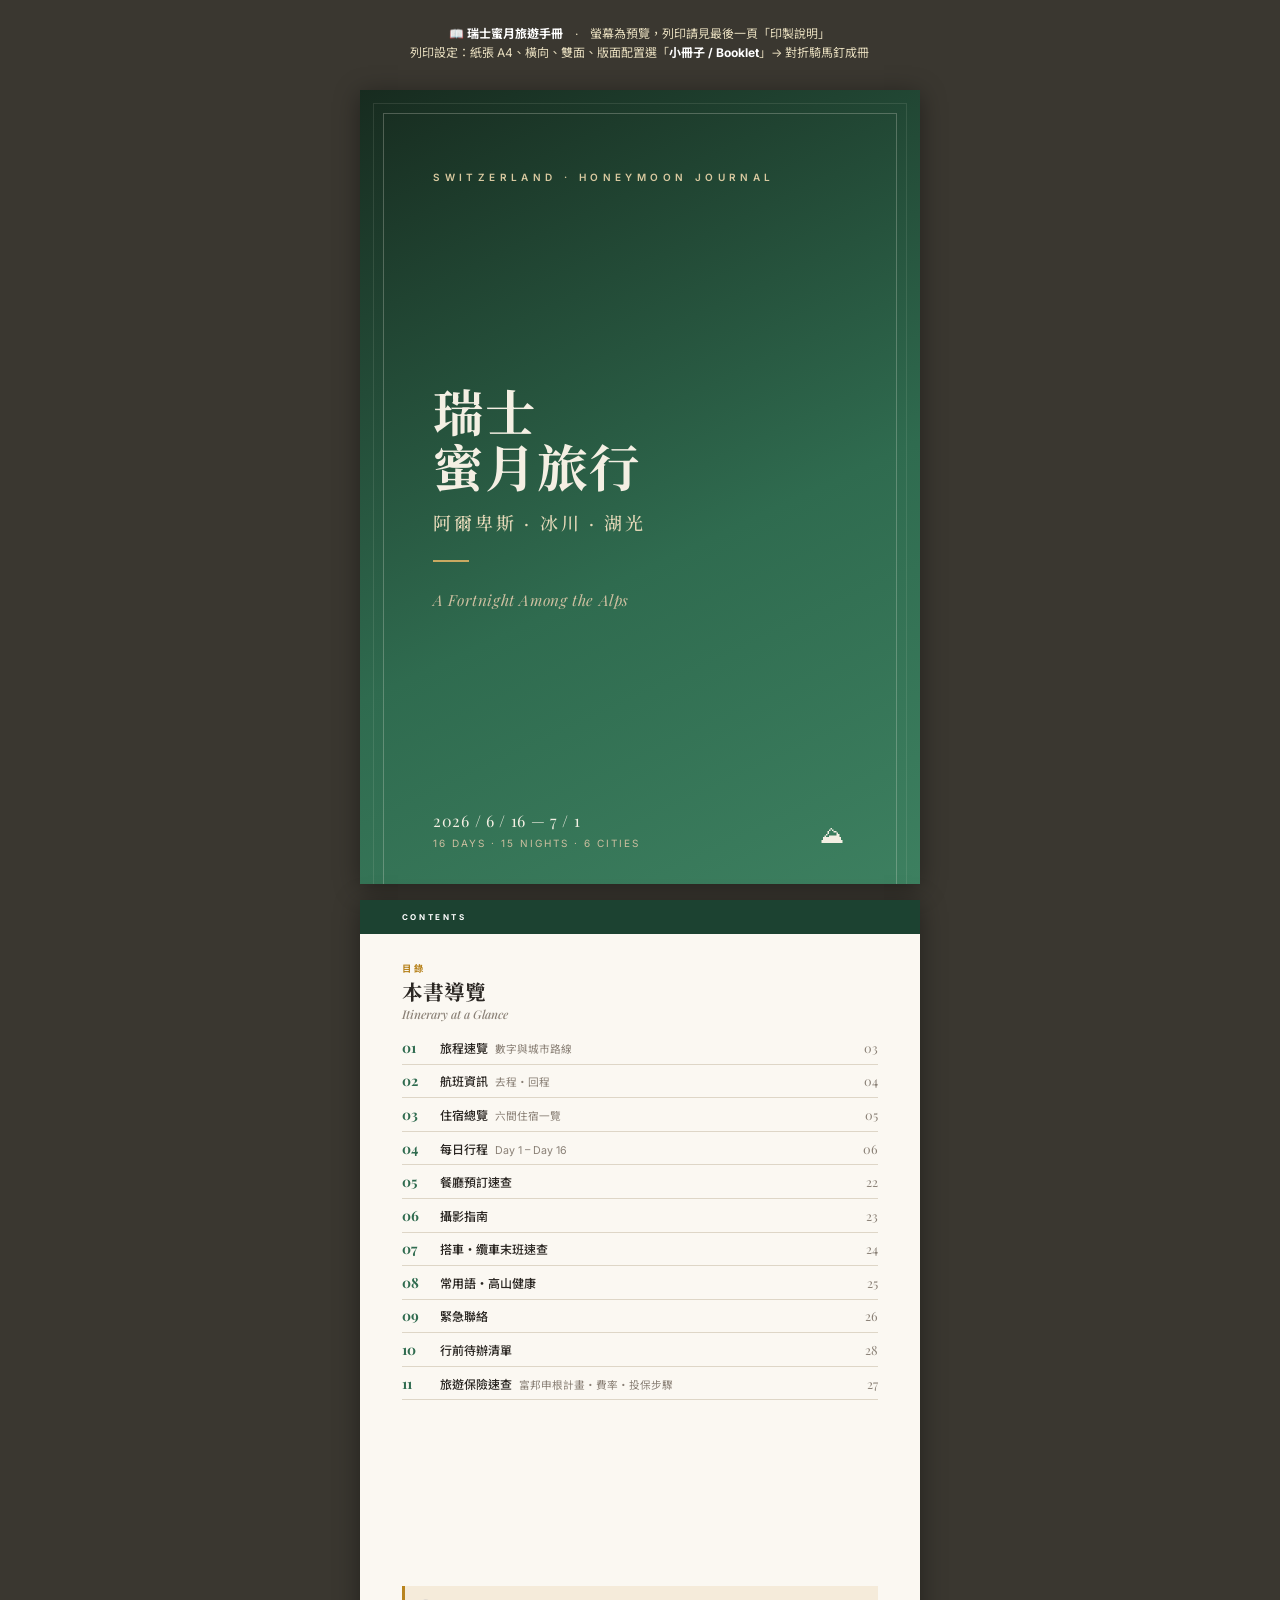
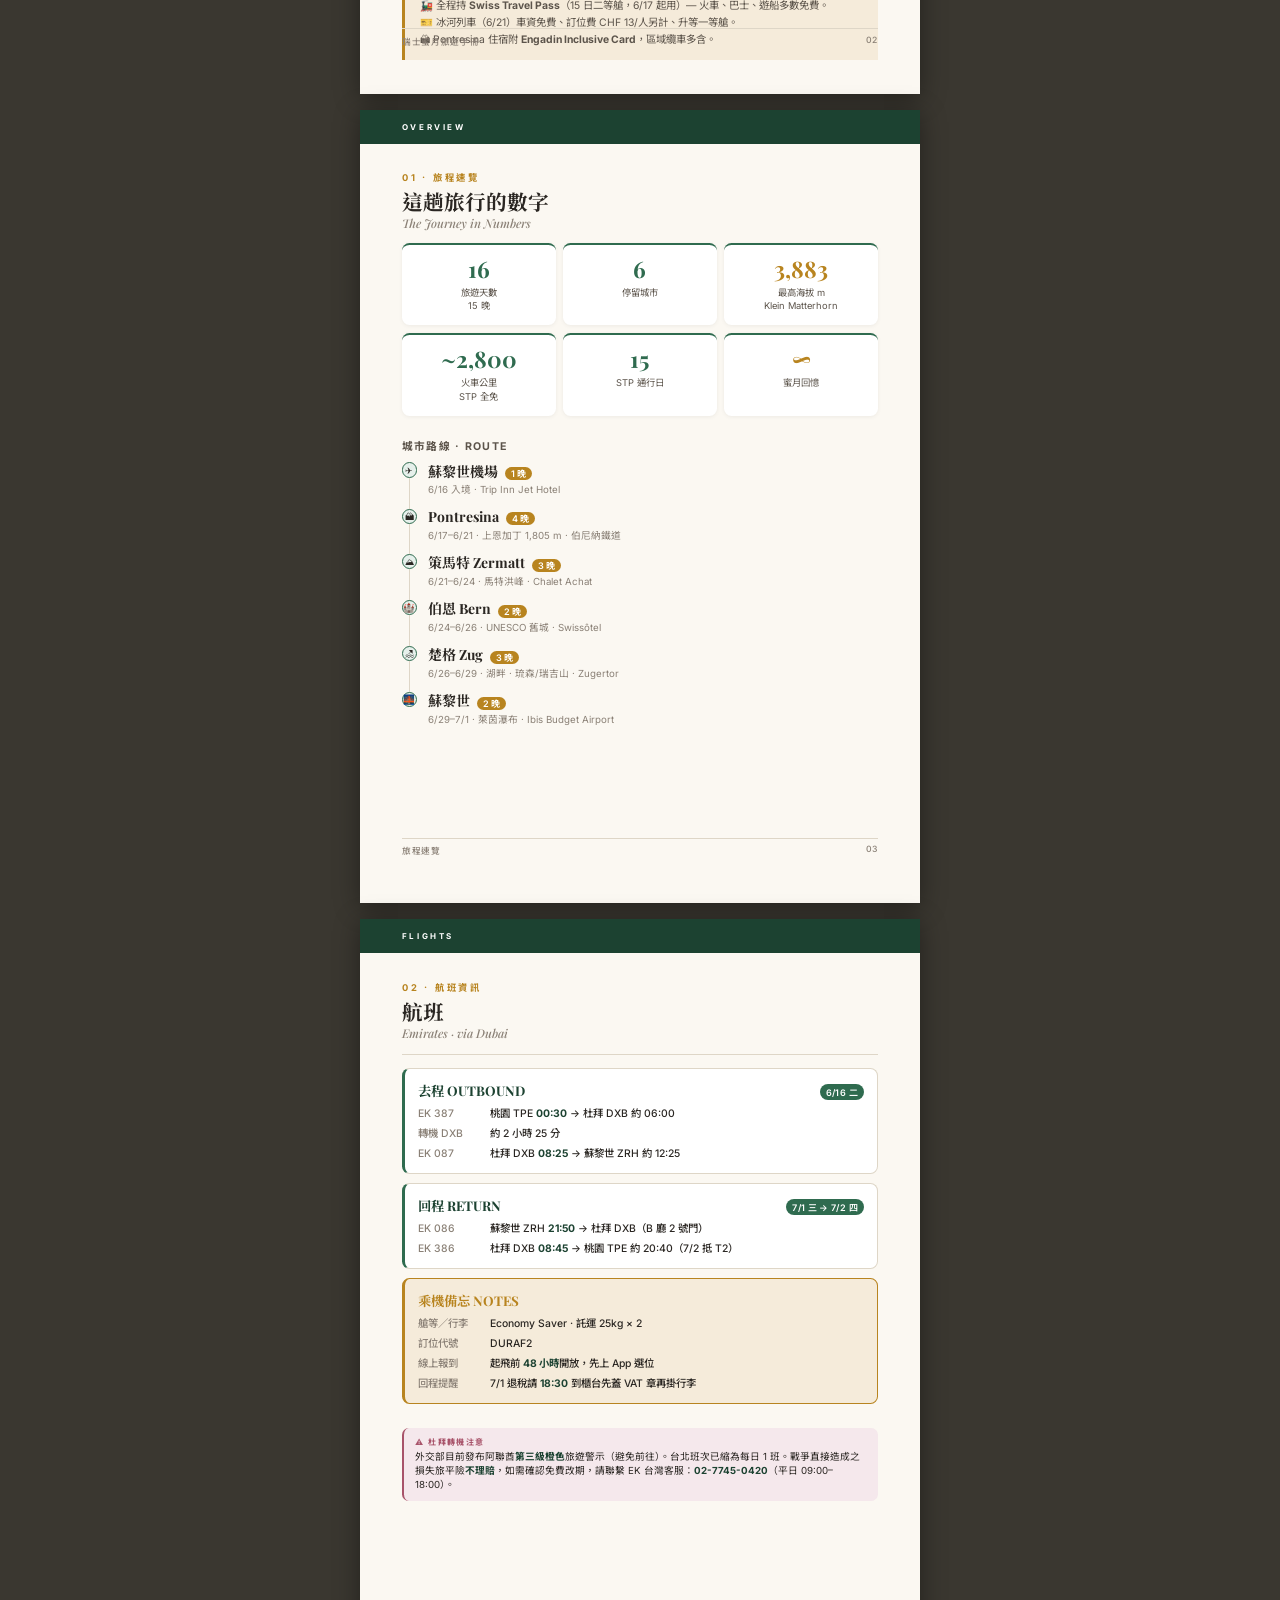
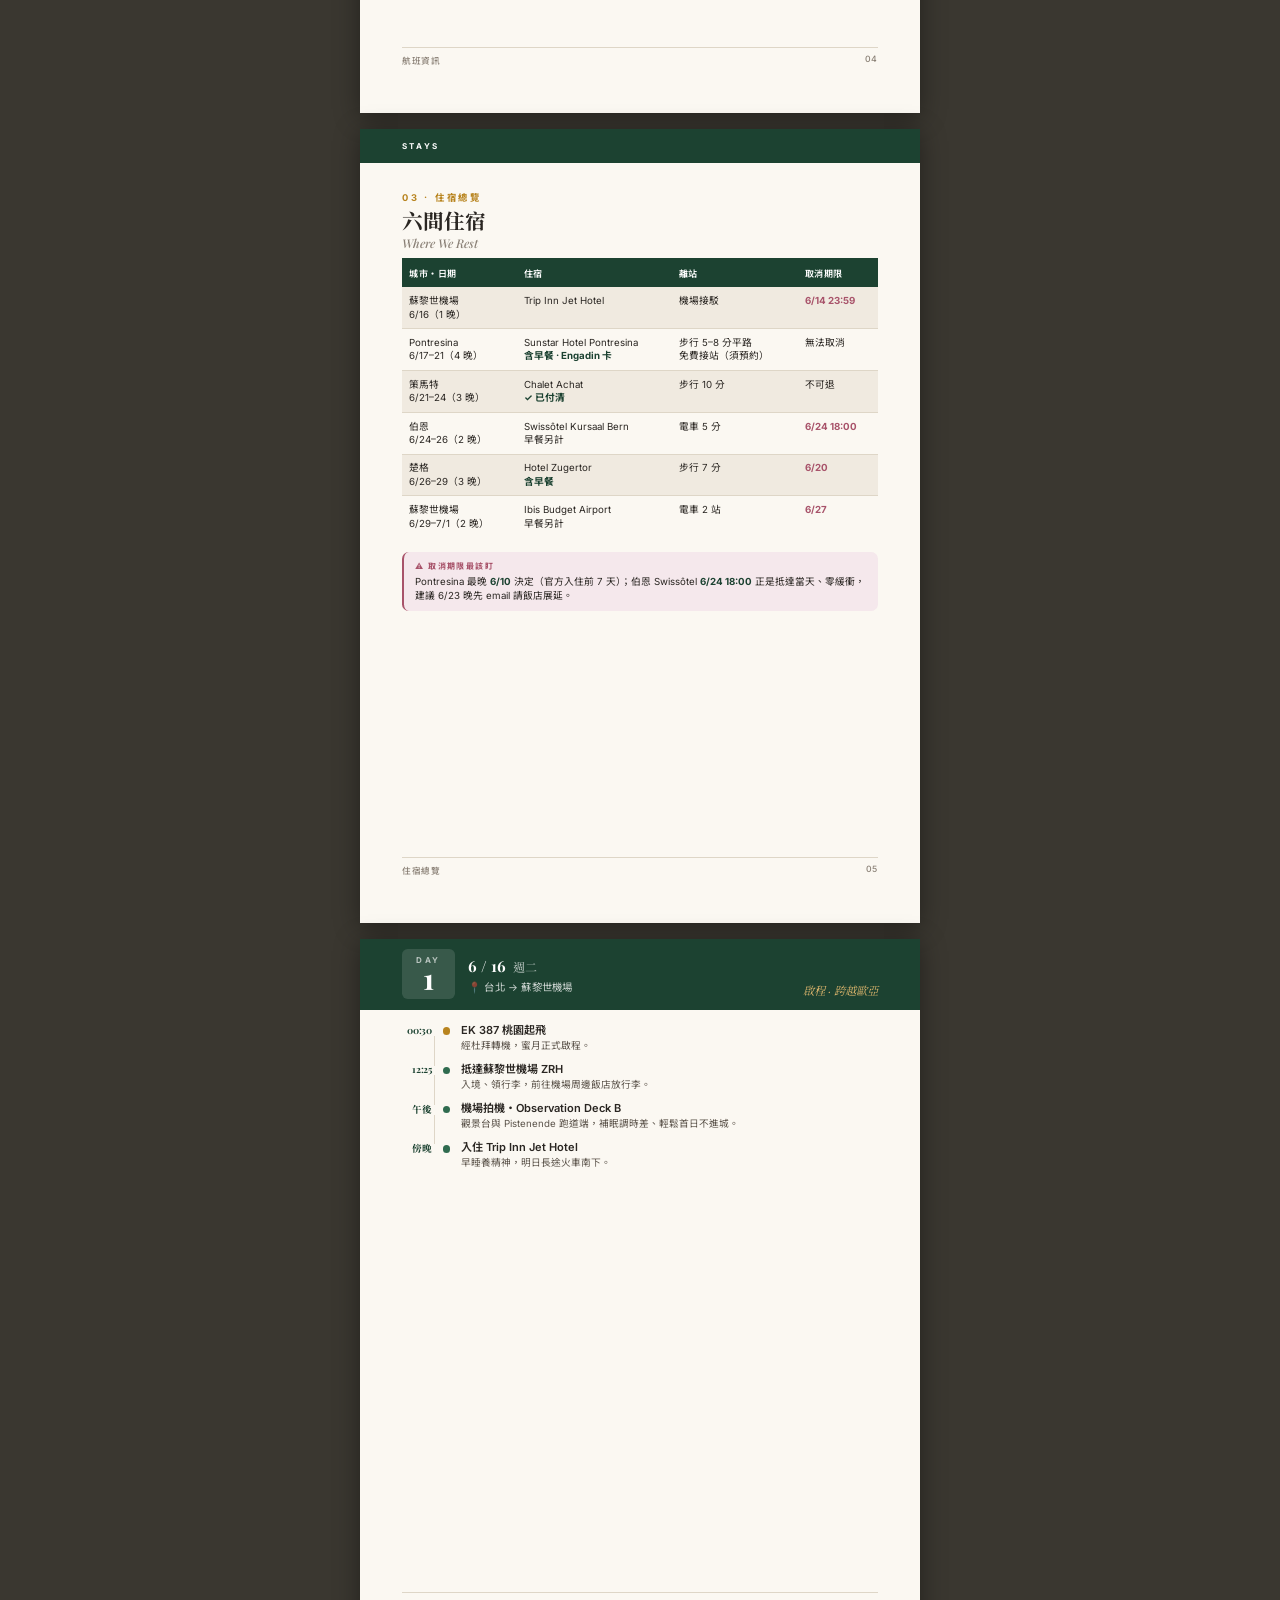
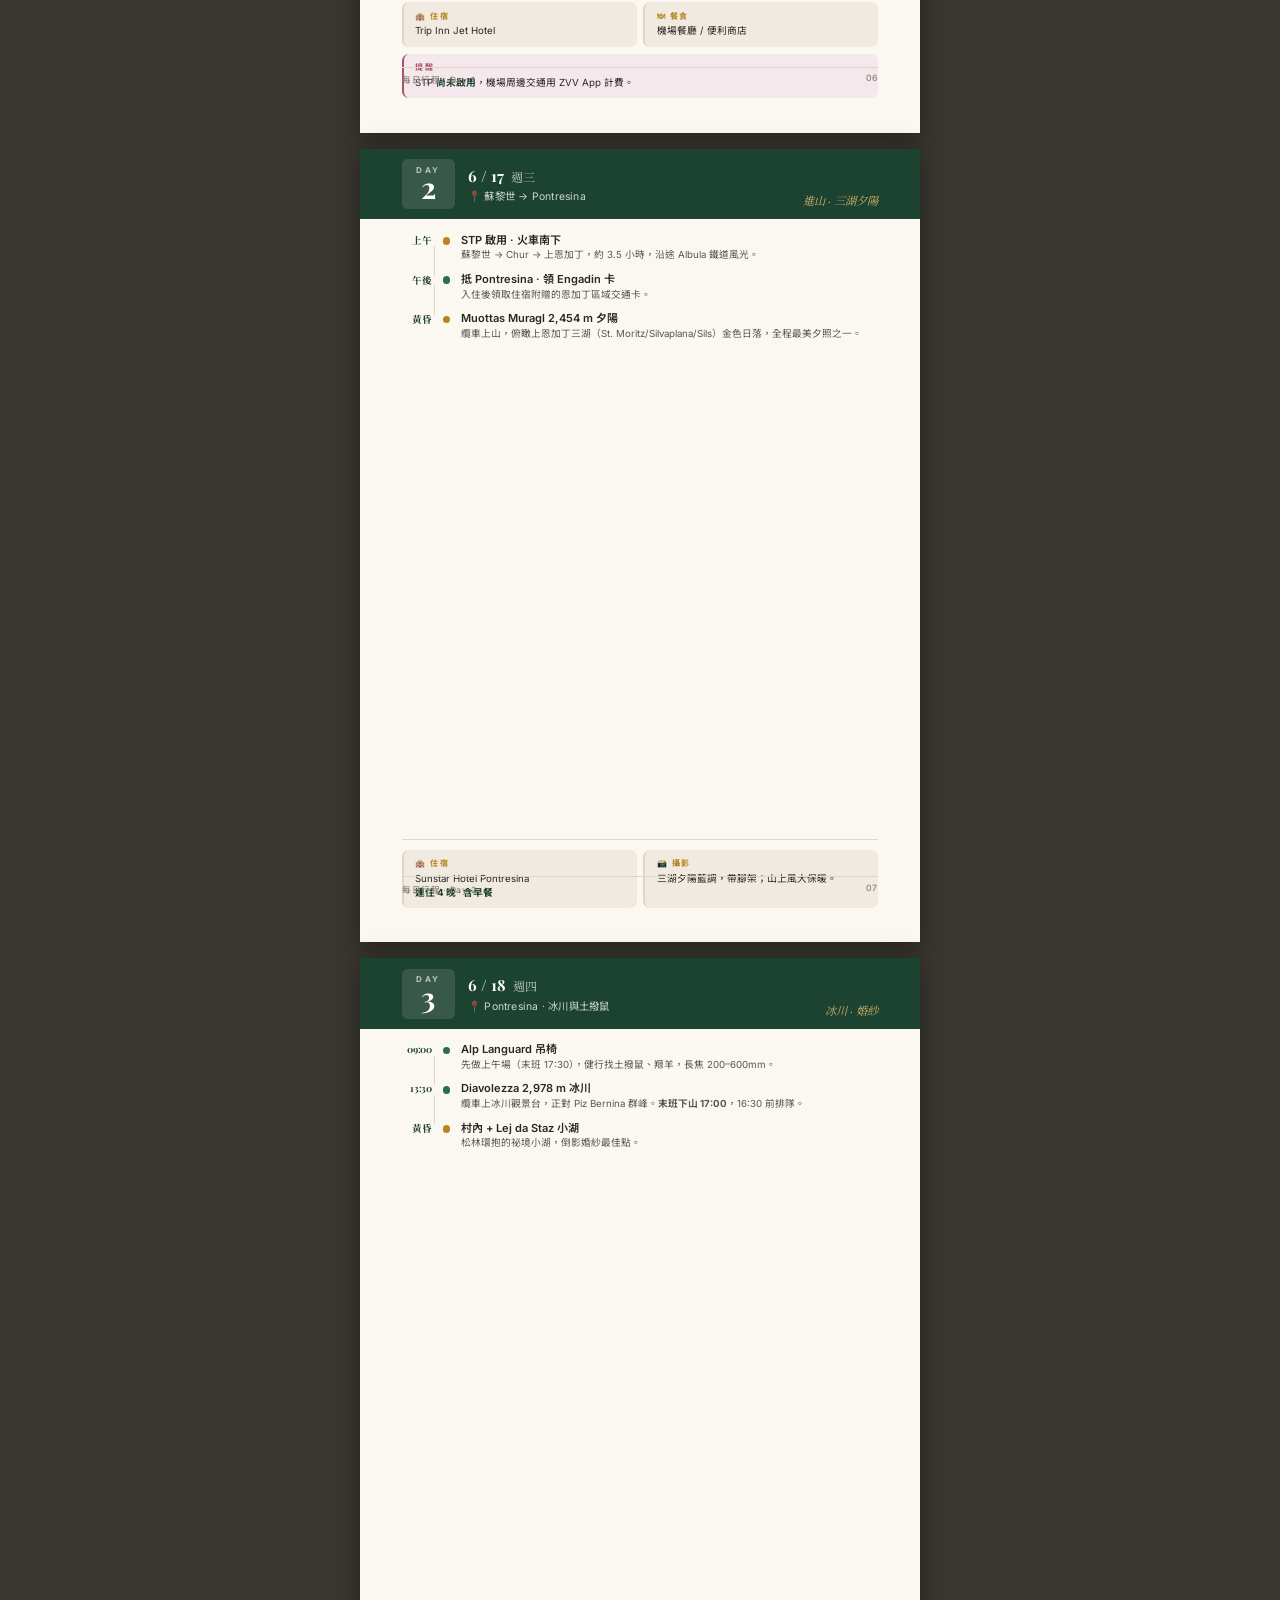
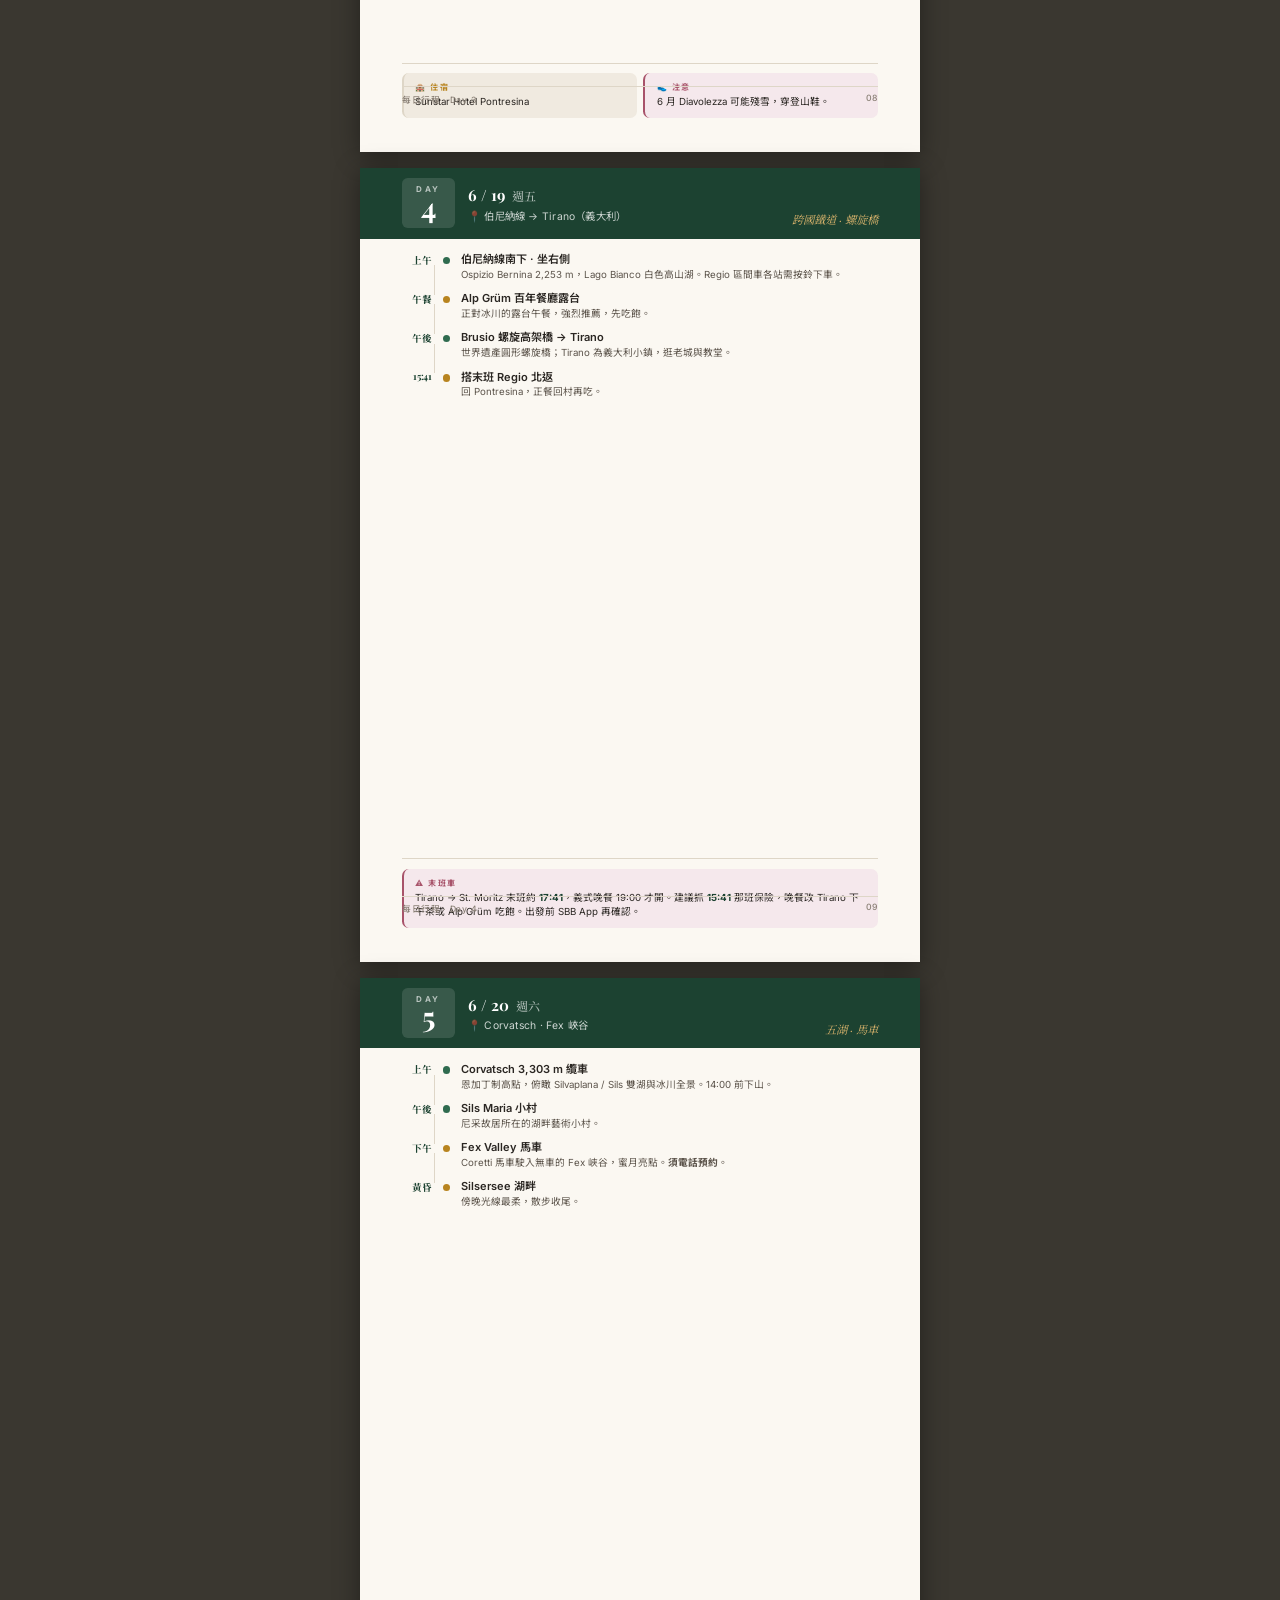
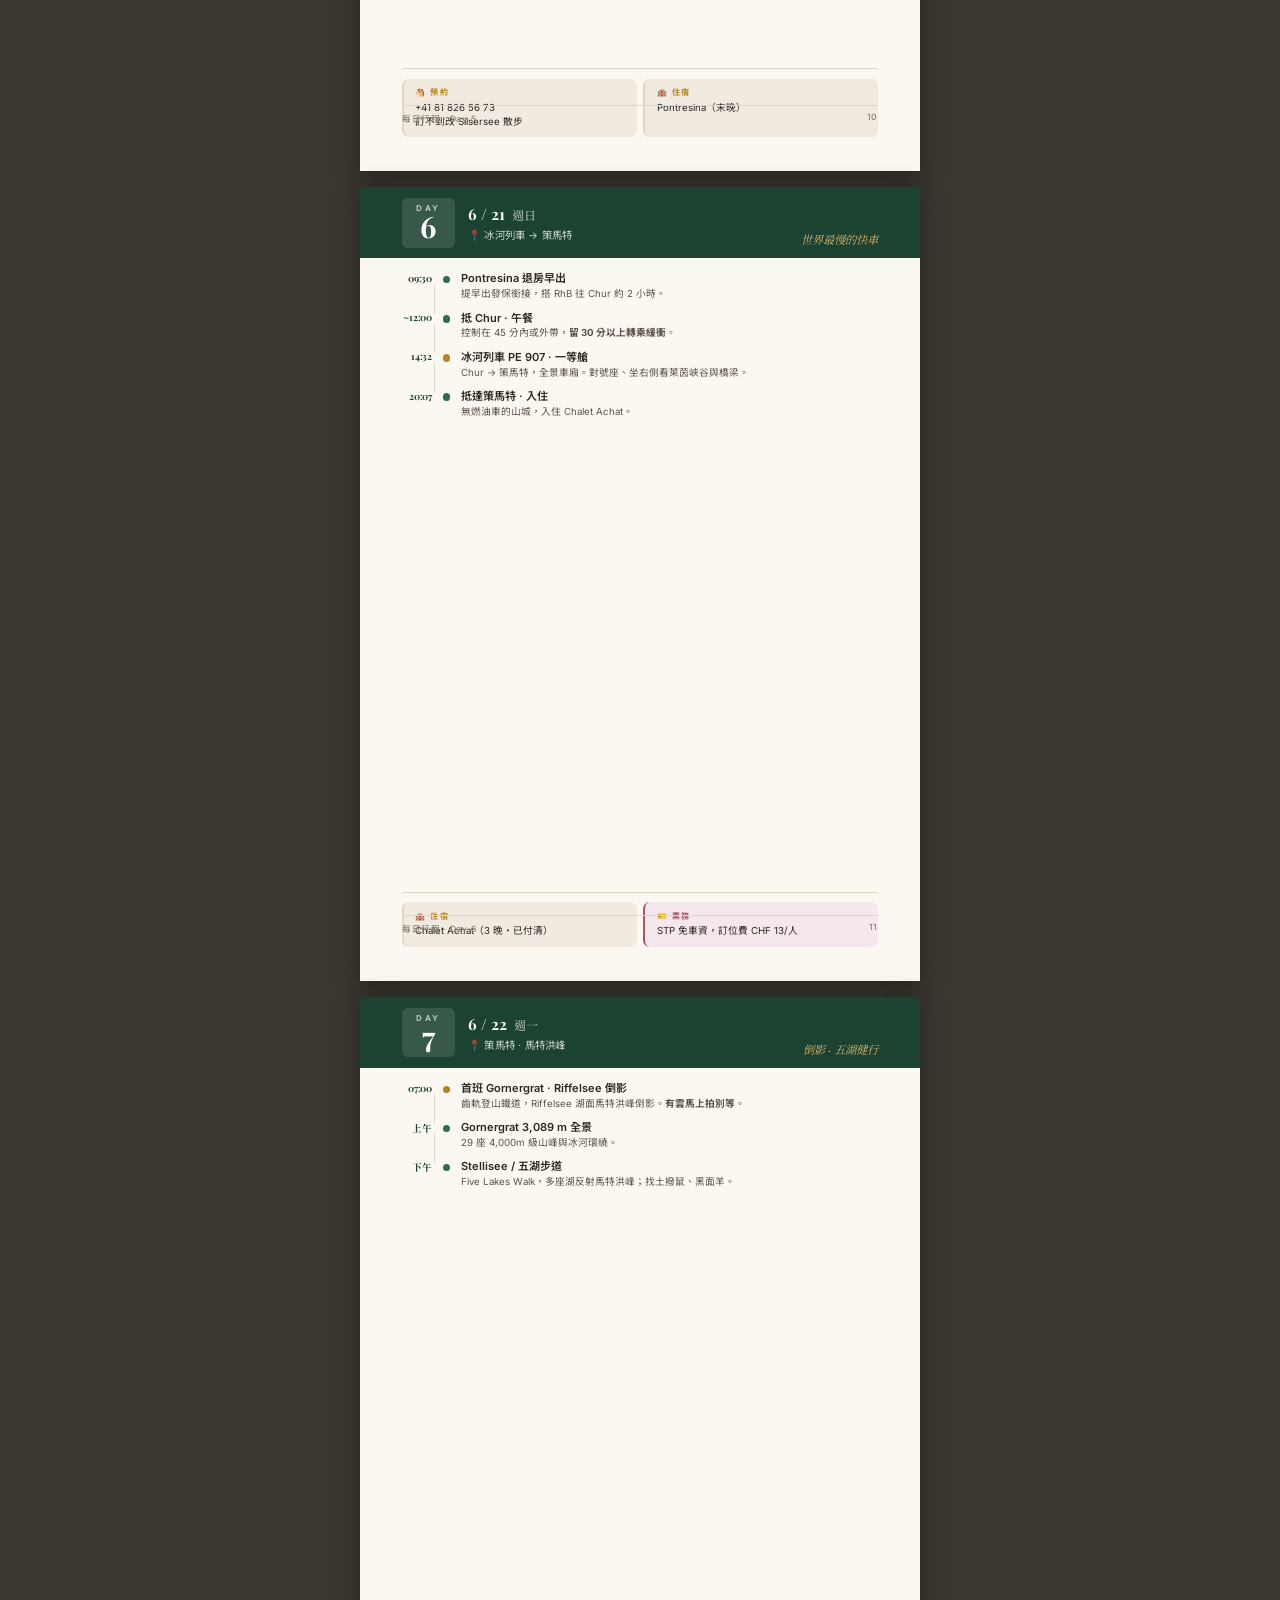
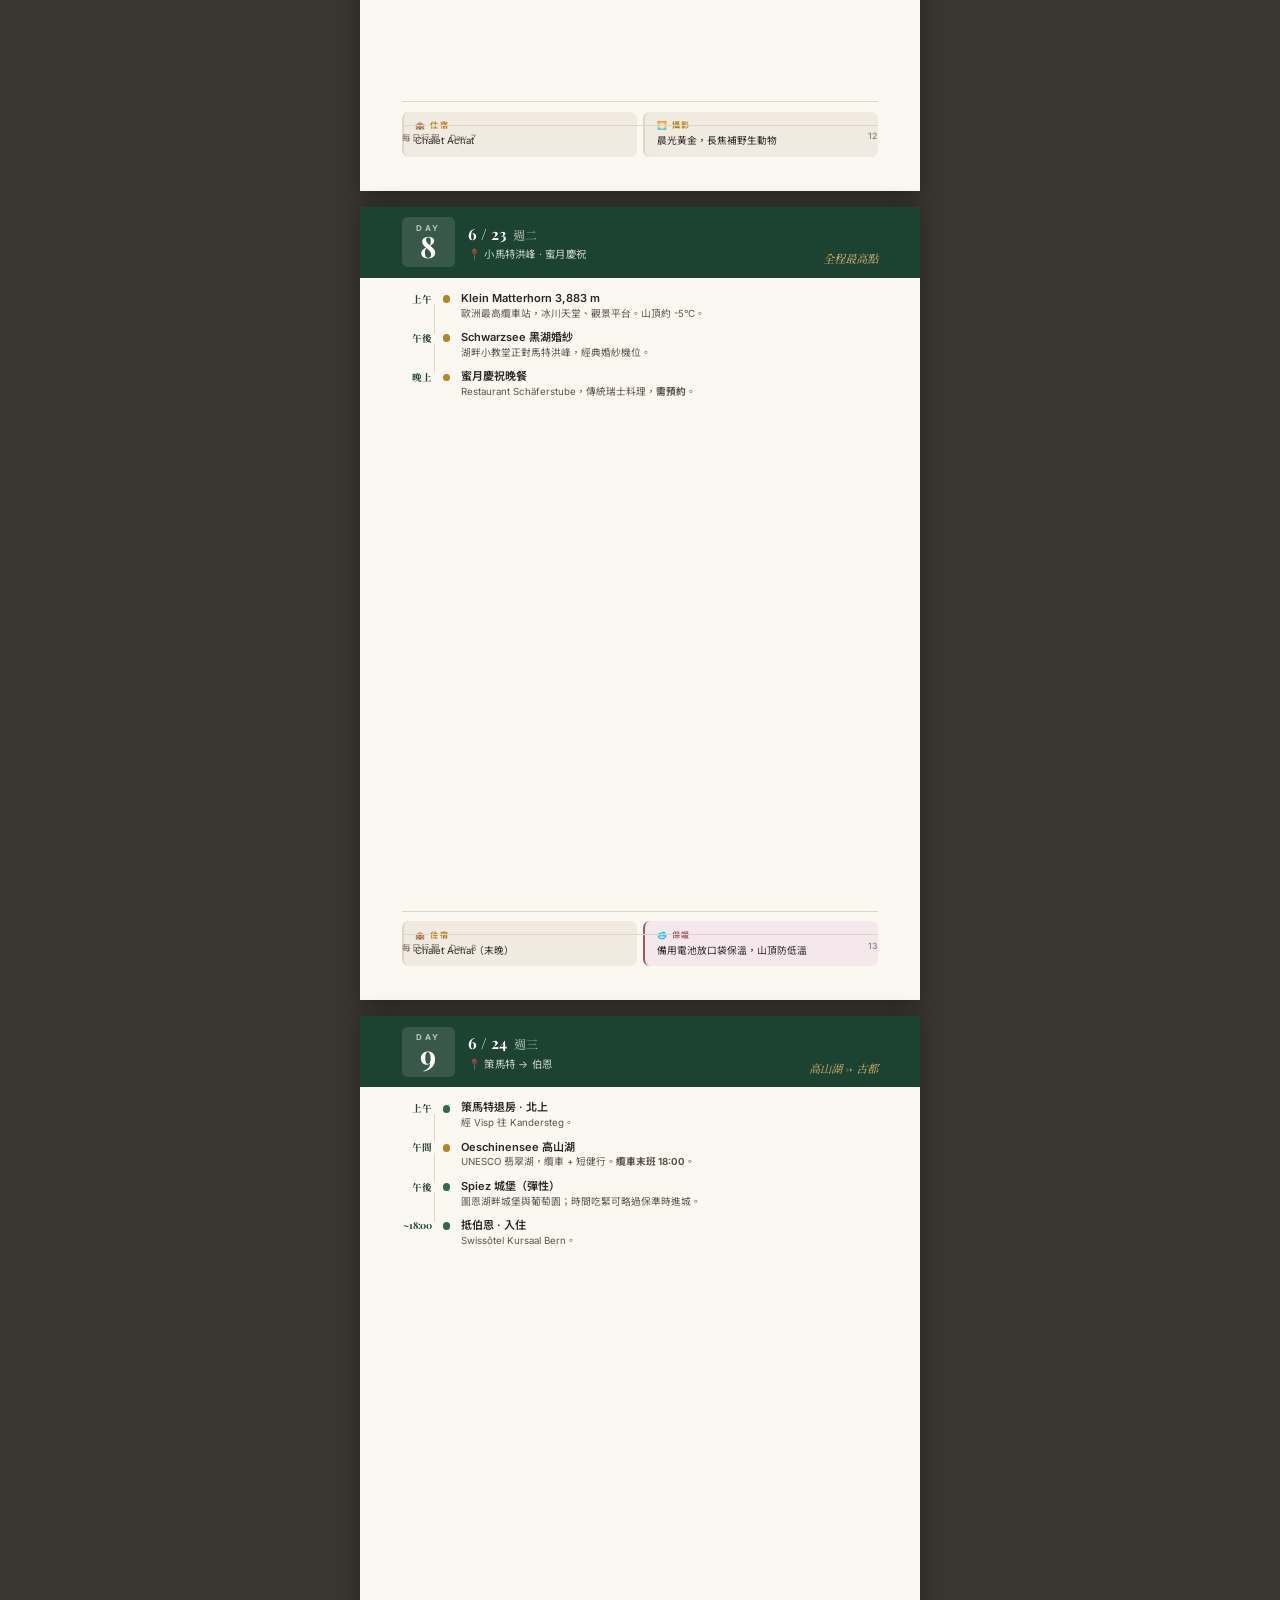
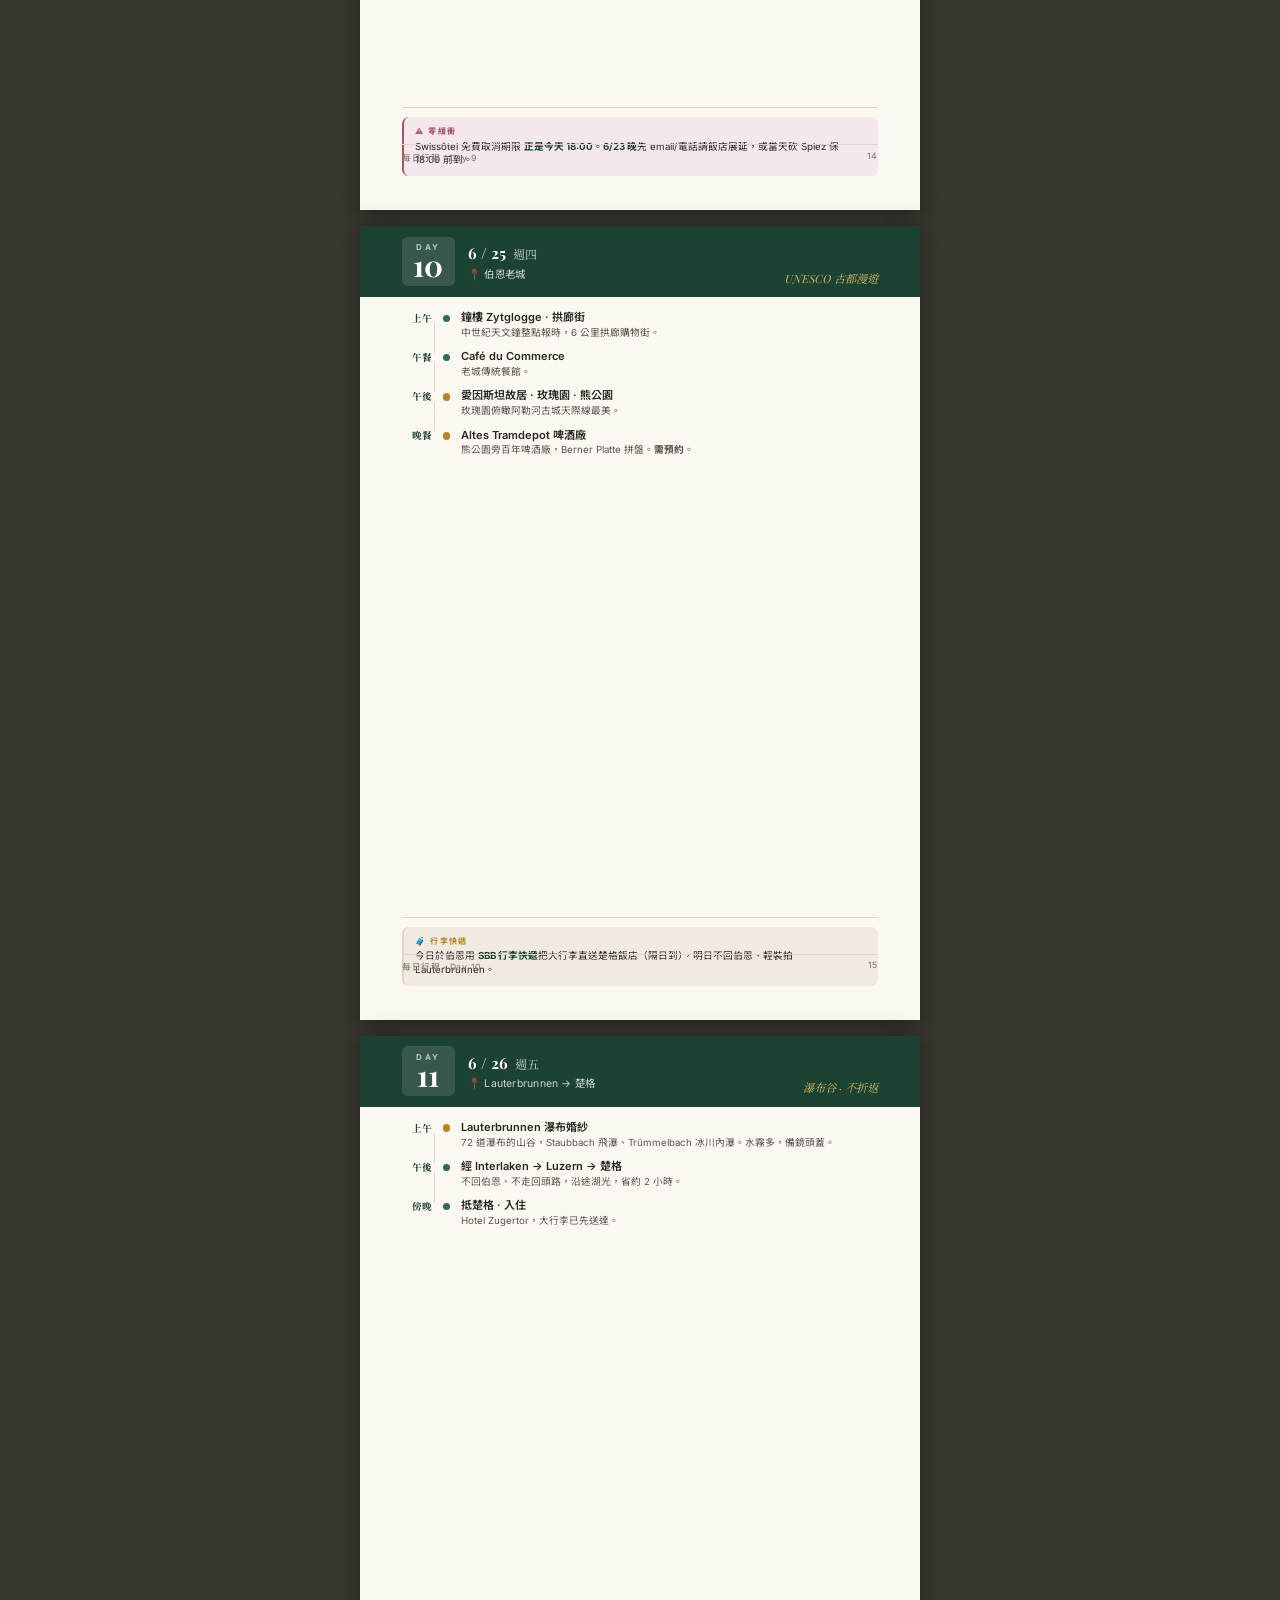
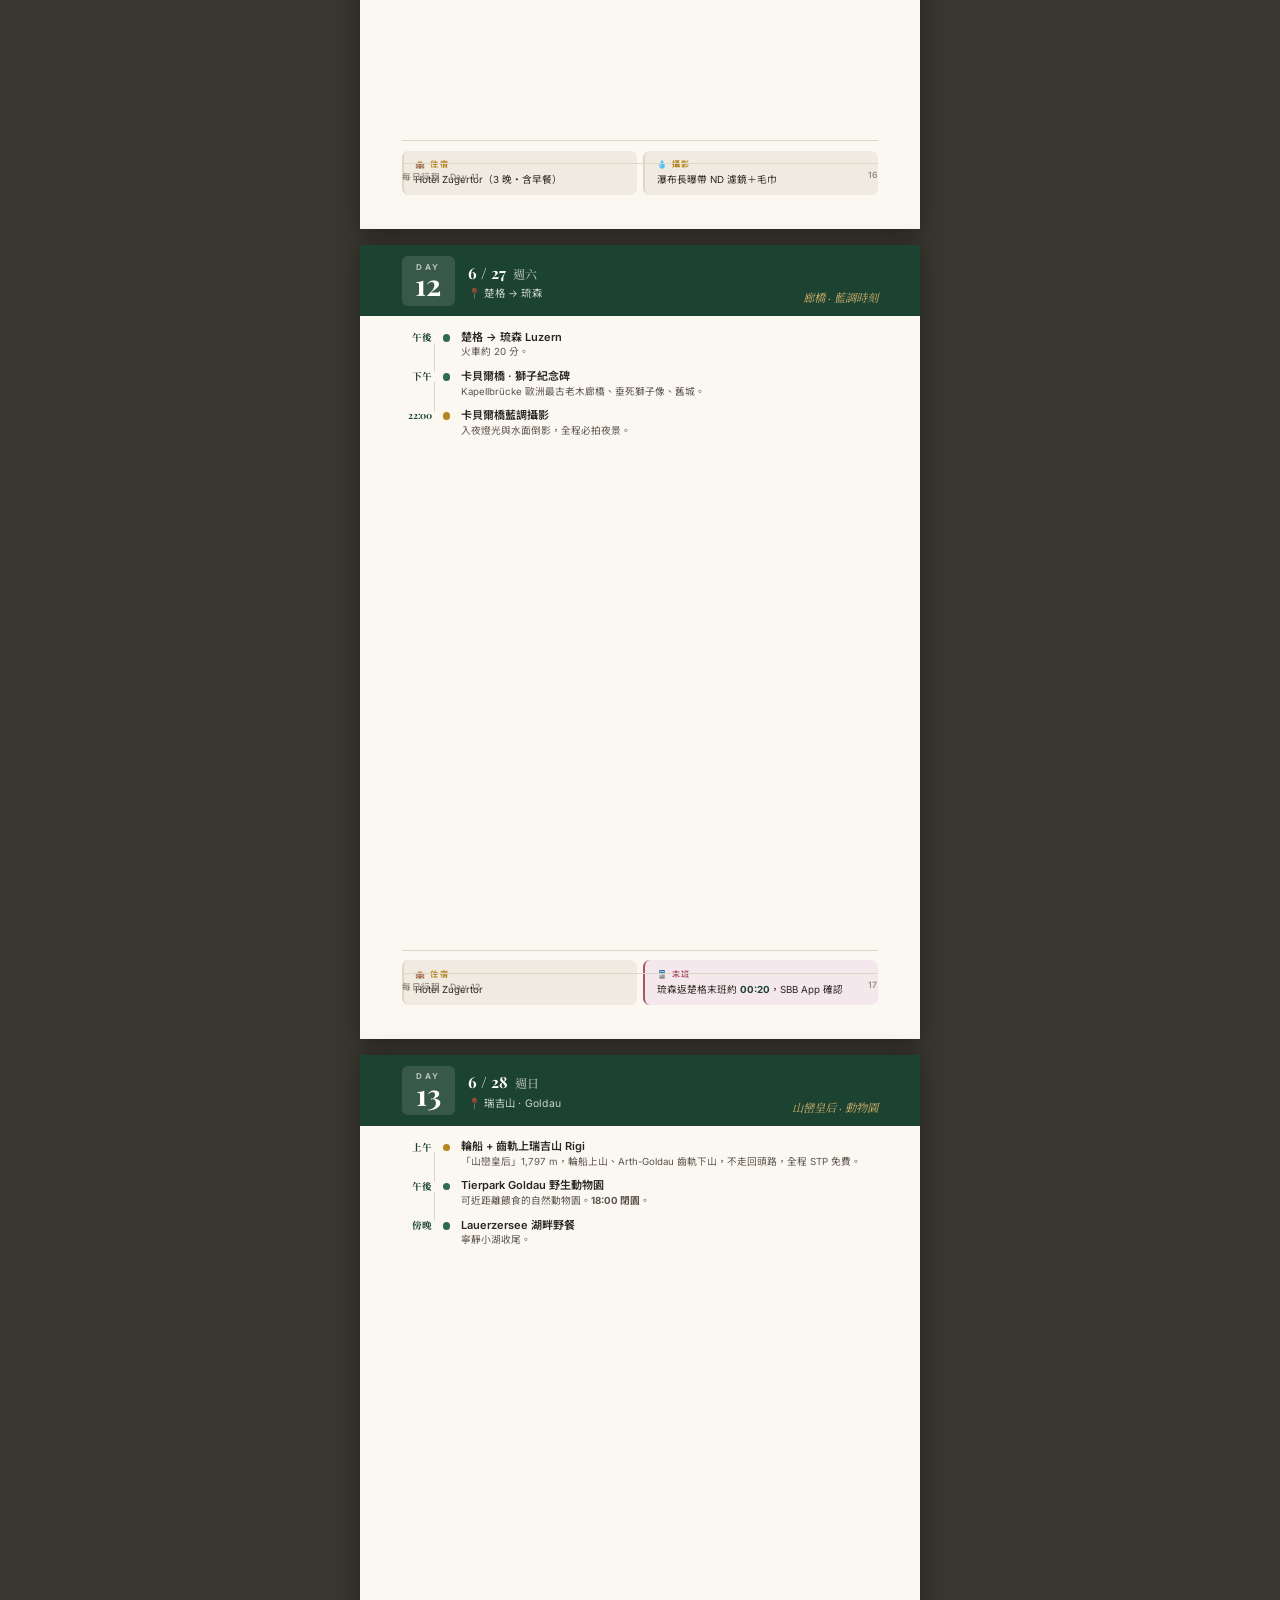
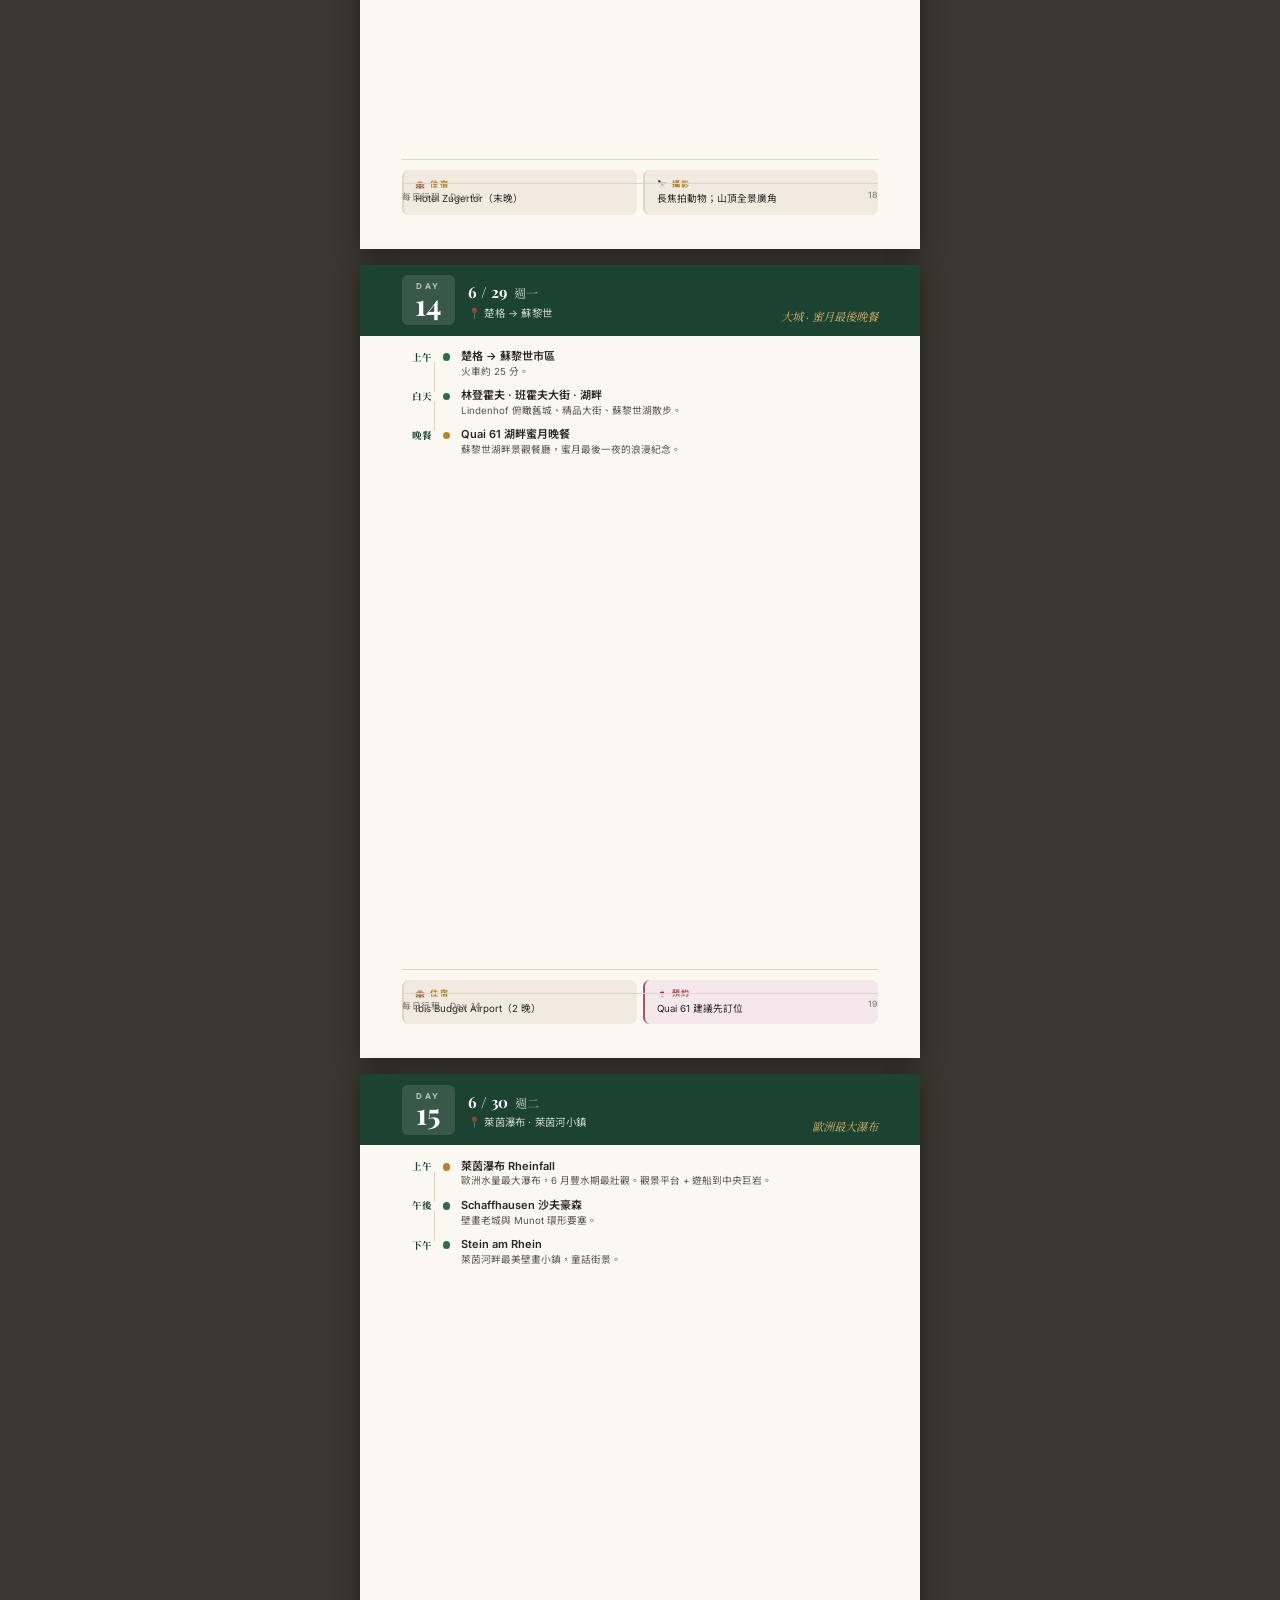
<file: 旅遊手冊.html>
<!DOCTYPE html>
<html lang="zh-Hant">
<head>
<meta charset="UTF-8">
<meta name="viewport" content="width=device-width, initial-scale=1">
<title>瑞士蜜月旅遊手冊 · 2026/6/16–7/1</title>
<link rel="preconnect" href="https://fonts.googleapis.com">
<link rel="preconnect" href="https://fonts.gstatic.com" crossorigin>
<link href="https://fonts.googleapis.com/css2?family=Playfair+Display:ital,wght@0,500;0,700;1,500&family=Noto+Serif+TC:wght@500;700&family=Inter:wght@400;500;600&family=Noto+Sans+TC:wght@400;500;700&display=swap" rel="stylesheet">
<style>
  :root{
    --ink:#2A2622; --ink-soft:#5C544B; --ink-faint:#8A8076;
    --paper:#FBF8F2; --paper-2:#F0EAE0; --line:#DED6C7;
    --pine:#2F6B4F; --pine-d:#1C4231; --pine-bg:#E6F0EB;
    --gold:#B8841F; --gold-bg:#F5EBDA;
    --rose:#A8536A; --rose-bg:#F5E8EC;
    --serif:'Playfair Display','Noto Serif TC',serif;
    --body:'Inter','Noto Sans TC',sans-serif;
  }
  *{margin:0;padding:0;box-sizing:border-box}
  html,body{background:#3a3730;font-family:var(--body);color:var(--ink);-webkit-font-smoothing:antialiased}

  .book{padding:24px 0;display:flex;flex-direction:column;align-items:center;gap:16px}
  .page{
    width:148mm;height:210mm;background:var(--paper);
    position:relative;overflow:hidden;
    box-shadow:0 4px 24px rgba(0,0,0,.4);
    padding:0 11mm 9mm;
  }
  .page-inner{position:relative;height:100%;display:flex;flex-direction:column}

  /* ── 頁首彩色條帶 ── */
  .running-head{
    background:var(--pine-d);color:#fff;
    font-size:6pt;letter-spacing:.32em;text-transform:uppercase;font-weight:700;
    margin:0 -11mm 5mm;
    padding:2.8mm 11mm;
    display:flex;align-items:center;justify-content:space-between;
    min-height:9mm;
  }
  .running-head .rh-line{display:none}
  /* 讓 folio 跟著條帶右側 */
  .running-head::after{
    content:attr(data-page);
    font-family:var(--serif);font-size:8.5pt;font-weight:500;letter-spacing:0;color:rgba(255,255,255,.75)
  }

  .folio{
    position:absolute;bottom:3.5mm;left:0;right:0;
    display:flex;justify-content:space-between;
    font-size:6.5pt;letter-spacing:.08em;color:var(--ink-faint);font-weight:500;
    border-top:0.5px solid var(--line);padding-top:1.5mm;
  }

  h1,h2,h3,.serif{font-family:var(--serif)}

  /* ── 封面 ── */
  .cover{background:linear-gradient(155deg,#172B1F 0%,#2F6B4F 58%,#3D8060 100%);color:#F4EFE3;
    padding:0;display:flex;align-items:stretch}
  .cover .cv{position:relative;width:100%;height:100%;padding:15mm 13mm;
    display:flex;flex-direction:column;
    border:1px solid rgba(244,239,227,.25);margin:6mm;
    outline:1px solid rgba(244,239,227,.1);outline-offset:2.5mm}
  .cv-top{font-size:7.5pt;letter-spacing:.44em;text-transform:uppercase;color:#D9C9A0;font-weight:600}
  .cv-mid{margin-top:auto;margin-bottom:auto}
  .cv-zh{font-family:var(--serif);font-size:38pt;line-height:1.1;font-weight:700;letter-spacing:.02em}
  .cv-zh small{display:block;font-size:13.5pt;font-weight:500;color:#E7DABA;margin-top:5mm;letter-spacing:.17em}
  .cv-en{font-family:var(--serif);font-style:italic;font-size:11.5pt;color:#CDBFA0;margin-top:7mm;letter-spacing:.04em}
  .cv-rule{width:36px;height:2px;background:#C9A961;margin:7mm 0}
  .cv-bottom{display:flex;justify-content:space-between;align-items:flex-end;font-size:8.5pt;letter-spacing:.06em}
  .cv-bottom .cb-date{font-family:var(--serif);font-size:12pt;color:#F4EFE3}
  .cv-bottom .cb-sub{color:#CDBFA0;font-size:7.5pt;letter-spacing:.2em;text-transform:uppercase;margin-top:1.5mm}
  .cv-emblem{font-size:18pt;letter-spacing:.1em}

  /* ── 通用章節標題 ── */
  .sec-eyebrow{font-size:7pt;letter-spacing:.3em;text-transform:uppercase;color:var(--gold);font-weight:700;margin-top:2mm}
  .sec-h{font-family:var(--serif);font-size:15.5pt;font-weight:700;line-height:1.15;margin-top:1.5mm;color:var(--ink)}
  .sec-h .en{display:block;font-style:italic;font-size:9pt;color:var(--ink-faint);font-weight:500;margin-top:1mm}
  .sec-divider{height:1px;background:var(--line);margin:3.5mm 0}

  /* ── 目錄 ── */
  .toc-list{margin-top:2.5mm}
  .toc-row{display:flex;align-items:baseline;padding:1.8mm 0;border-bottom:1px solid var(--line);font-size:9.5pt}
  .toc-row .tn{font-family:var(--serif);color:var(--pine);font-weight:700;width:10mm;font-size:10.5pt}
  .toc-row .tt{flex:1;font-weight:500;font-size:9pt}
  .toc-row .tt small{color:var(--ink-faint);font-weight:400;margin-left:4px;font-size:8pt}
  .toc-row .tp{font-family:var(--serif);color:var(--ink-faint);font-size:9.5pt}
  .toc-note{margin-top:auto;background:var(--gold-bg);border-left:3px solid var(--gold);
    padding:3mm 4mm;font-size:7.8pt;line-height:1.65;color:var(--ink-soft)}

  /* ── 旅程速覽 ── */
  .stat-grid{display:grid;grid-template-columns:1fr 1fr 1fr;gap:2mm;margin:3mm 0}
  .stat{background:#fff;border-radius:2mm;padding:3.5mm 2mm;text-align:center;
    border-top:2.5px solid var(--pine);box-shadow:0 1px 4px rgba(0,0,0,.06)}
  .stat .sv{font-family:var(--serif);font-size:17pt;font-weight:700;color:var(--pine);line-height:1}
  .stat .sv.g{color:var(--gold)}
  .stat .sl{font-size:7pt;color:var(--ink-soft);margin-top:1.5mm;line-height:1.4}
  .tl-h{font-size:8pt;font-weight:700;letter-spacing:.08em;color:var(--ink-soft);
    margin:3mm 0 2mm;text-transform:uppercase;letter-spacing:.12em}
  .city-tl{display:flex;flex-direction:column;gap:0}
  .ctl{display:flex;gap:3mm;position:relative;padding-bottom:2.8mm}
  .ctl::before{content:'';position:absolute;left:1.9mm;top:4.5mm;bottom:-1mm;width:1px;background:var(--line)}
  .ctl:last-child::before{display:none}
  .ctl-dot{width:4mm;height:4mm;border-radius:50%;background:var(--pine-bg);border:1.5px solid var(--pine);
    flex-shrink:0;z-index:1;display:flex;align-items:center;justify-content:center;font-size:7pt;margin-top:.4mm}
  .ctl-body{flex:1}
  .ctl-city{font-family:var(--serif);font-size:10.5pt;font-weight:700}
  .ctl-city .nights{font-family:var(--body);font-size:6.8pt;color:#fff;background:var(--gold);
    border-radius:100px;padding:1px 6px;margin-left:4px;vertical-align:middle;font-weight:600}
  .ctl-meta{font-size:7.3pt;color:var(--ink-faint);margin-top:.4mm}

  /* ── 資訊卡 ── */
  .info-card{
    border:1px solid var(--line);border-radius:2mm;
    padding:3mm 3.5mm;margin-bottom:2.5mm;
    background:#fff;border-left:3px solid var(--pine);
  }
  .ic-title{font-family:var(--serif);font-size:10pt;font-weight:700;color:var(--pine-d);
    display:flex;justify-content:space-between;align-items:baseline}
  .ic-title .ic-tag{font-family:var(--body);font-size:6.8pt;font-weight:600;color:#fff;background:var(--pine);
    padding:1px 6px;border-radius:100px;letter-spacing:.04em}
  .ic-rows{margin-top:2mm;display:flex;flex-direction:column;gap:1.4mm}
  .ic-row{display:flex;font-size:7.8pt;line-height:1.4}
  .ic-row .k{width:19mm;color:var(--ink-faint);flex-shrink:0;font-weight:500}
  .ic-row .v{flex:1;font-weight:500;color:var(--ink)}
  .ic-row .v b{color:var(--pine-d)}

  /* ── 表格 ── */
  .tbl{width:100%;border-collapse:collapse;font-size:7.3pt;margin-top:2mm}
  .tbl th{background:var(--pine-d);color:#fff;font-weight:600;padding:2mm;text-align:left;
    font-size:6.8pt;letter-spacing:.04em}
  .tbl td{padding:1.8mm 2mm;border-bottom:1px solid var(--line);vertical-align:top;line-height:1.4}
  .tbl tr:last-child td{border-bottom:none}
  .tbl tr:nth-child(even) td{background:var(--paper-2)}
  .tbl .hi{color:var(--rose);font-weight:700}
  .tbl b{color:var(--pine-d)}

  /* ── 逐日頁頭（彩色條帶，同 running-head 概念）── */
  .day-head{
    background:var(--pine-d);color:#fff;
    margin:0 -11mm 3.5mm;
    padding:2.8mm 11mm;
    display:flex;align-items:center;gap:3.5mm;
    min-height:14mm;
  }
  .day-num{line-height:.85;flex-shrink:0;text-align:center;
    background:rgba(255,255,255,.12);border-radius:1.5mm;
    padding:2mm 3mm;min-width:14mm;}
  .day-num .dl{font-size:6pt;letter-spacing:.28em;color:rgba(255,255,255,.65);text-transform:uppercase;font-weight:700;display:block}
  .day-num .dn{font-size:22pt;font-weight:700;color:#fff;font-family:var(--serif);line-height:.95}
  .day-meta{flex:1;padding-bottom:0}
  .day-date{font-family:var(--serif);font-size:11.5pt;font-weight:700;color:#fff}
  .day-date .wd{color:rgba(255,255,255,.65);font-size:9pt;font-weight:500;margin-left:3px}
  .day-city{font-size:7.8pt;color:rgba(255,255,255,.78);margin-top:.7mm;letter-spacing:.02em}
  .day-city .pin{color:rgba(255,255,255,.5)}
  .day-theme{font-family:var(--serif);font-style:italic;font-size:8.5pt;color:#D4B06A;
    text-align:right;max-width:38mm;line-height:1.3;align-self:flex-end}

  .timeline{margin:0;flex:1}
  .tle{display:flex;gap:2.8mm;padding-bottom:2.5mm;position:relative}
  .tle::before{content:'';position:absolute;left:8.5mm;top:3.5mm;bottom:-1mm;width:1px;background:var(--line)}
  .tle:last-child::before{display:none}
  .tle-time{width:8mm;font-family:var(--serif);font-size:7.2pt;font-weight:700;color:var(--pine-d);
    flex-shrink:0;text-align:right;padding-top:.2mm;letter-spacing:-.02em}
  .tle-dot{width:2mm;height:2mm;border-radius:50%;background:var(--pine);flex-shrink:0;margin-top:1.2mm;z-index:1}
  .tle-dot.gold{background:var(--gold)}
  .tle-body{flex:1}
  .tle-t{font-size:8.3pt;font-weight:600;line-height:1.33;color:var(--ink)}
  .tle-d{font-size:7.3pt;color:var(--ink-soft);line-height:1.43;margin-top:.3mm}

  .day-foot{
    margin-top:auto;
    display:grid;grid-template-columns:1fr 1fr;gap:1.8mm;
    padding-top:2.5mm;border-top:1px solid var(--line);
  }
  .df{background:var(--paper-2);border-radius:1.8mm;padding:2.3mm 3mm;font-size:7.3pt;line-height:1.42;
    border-left:2.5px solid var(--line)}
  .df .dfl{font-size:6pt;letter-spacing:.18em;text-transform:uppercase;color:var(--gold);font-weight:700;
    display:block;margin-bottom:.6mm}
  .df.wide{grid-column:1/-1}
  .df.warn{background:var(--rose-bg);border-left-color:var(--rose)}
  .df.warn .dfl{color:var(--rose)}
  .df b{color:var(--pine-d)}

  /* ── 清單 ── */
  .chk-list{display:flex;flex-direction:column;gap:0;margin-top:1.5mm}
  .chk{display:flex;gap:2.5mm;padding:1.8mm 0;border-bottom:1px solid var(--line);font-size:8pt;line-height:1.42}
  .chk .cbox{width:3.2mm;height:3.2mm;border:1.2px solid var(--pine);border-radius:.7mm;flex-shrink:0;margin-top:.5mm}
  .chk b{color:var(--pine-d)}
  .two-col{column-count:2;column-gap:6mm}
  .two-col .chk{break-inside:avoid}

  .mini-h{font-family:var(--serif);font-size:10pt;font-weight:700;color:var(--pine-d);margin:3mm 0 1mm;
    display:flex;align-items:center;gap:2mm}
  .mini-h::after{content:'';flex:1;height:1px;background:var(--line)}

  /* ── 緊急聯絡 ── */
  .em-grid{display:grid;grid-template-columns:1fr 1fr;gap:2mm;margin-top:2.5mm}
  .em{border:1px solid var(--line);border-radius:2mm;padding:3mm;text-align:center;background:#fff}
  .em .en{font-family:var(--serif);font-size:17pt;font-weight:700;color:var(--rose)}
  .em .el{font-size:7.5pt;color:var(--ink-soft);margin-top:.7mm}
  .em.tw{grid-column:1/-1;text-align:left;background:var(--pine-bg);border-color:var(--pine)}
  .em.tw .twh{font-family:var(--serif);font-weight:700;color:var(--pine-d);font-size:9.5pt;margin-bottom:1.5mm}
  .em.tw .twr{font-size:7.8pt;line-height:1.55;color:var(--ink-soft)}
  .em.tw .twr b{color:var(--ink);font-family:var(--serif)}

  /* ── 常用語 ── */
  .phr-h{font-size:7.5pt;font-weight:700;color:var(--gold);letter-spacing:.1em;margin:2.5mm 0 1mm;
    text-transform:uppercase}
  .phr{display:flex;justify-content:space-between;align-items:baseline;font-size:7.8pt;
    padding:1.3mm 0;border-bottom:1px dotted var(--line)}
  .phr .pde{font-weight:600;color:var(--pine-d)}
  .phr .pzh{color:var(--ink-soft);font-size:7.2pt;flex:1;padding:0 2.5mm}
  .phr .ppr{color:var(--ink-faint);font-size:6.8pt;font-style:italic}

  /* ── 封底 ── */
  .back{background:linear-gradient(200deg,#172B1F,#2F6B4F);color:#F4EFE3;display:flex;align-items:center;justify-content:center}
  .back .bk{text-align:center;padding:15mm}
  .back .bk-q{font-family:var(--serif);font-style:italic;font-size:14pt;line-height:1.65;color:#F4EFE3}
  .back .bk-r{width:32px;height:2px;background:#C9A961;margin:8mm auto}
  .back .bk-s{font-size:8pt;letter-spacing:.22em;color:#CDBFA0;line-height:2}
  .back .bk-emblem{font-size:20pt;margin-bottom:7mm}

  /* ── 列印 ── */
  @page{size:A5 portrait;margin:0}
  @media print{
    html,body{background:#fff}
    .book{padding:0;gap:0}
    .page{box-shadow:none;page-break-after:always;break-after:page;width:148mm;height:210mm}
    .page:last-child{page-break-after:auto}
    .screen-only{display:none!important}
    .running-head{-webkit-print-color-adjust:exact;print-color-adjust:exact}
    .day-head{-webkit-print-color-adjust:exact;print-color-adjust:exact}
    .tbl th{-webkit-print-color-adjust:exact;print-color-adjust:exact}
  }
  .screen-only{max-width:148mm;margin:0 auto 4px;color:#E7DDBE;font-size:12px;text-align:center;line-height:1.6}
  .screen-only b{color:#fff}
</style>
</head>
<body>
<div class="screen-only" style="padding-top:24px">
  📖 <b>瑞士蜜月旅遊手冊</b>　·　螢幕為預覽，列印請見最後一頁「印製說明」<br>
  列印設定：紙張 A4、橫向、雙面、版面配置選「<b>小冊子 / Booklet</b>」→ 對折騎馬釘成冊
</div>

<div class="book">

<!-- ════════ P1 封面 ════════ -->
<section class="page cover">
  <div class="cv">
    <div class="cv-top">Switzerland · Honeymoon Journal</div>
    <div class="cv-mid">
      <div class="cv-zh">瑞士<br>蜜月旅行<small>阿爾卑斯 · 冰川 · 湖光</small></div>
      <div class="cv-rule"></div>
      <div class="cv-en">A Fortnight Among the Alps</div>
    </div>
    <div class="cv-bottom">
      <div>
        <div class="cb-date">2026 / 6 / 16 — 7 / 1</div>
        <div class="cb-sub">16 Days · 15 Nights · 6 Cities</div>
      </div>
      <div class="cv-emblem">⛰</div>
    </div>
  </div>
</section>

<!-- ════════ P2 目錄 ════════ -->
<section class="page">
 <div class="page-inner">
  <div class="running-head"><span class="rh-line"></span>Contents</div>
  <div class="sec-eyebrow">目錄</div>
  <div class="sec-h">本書導覽<span class="en">Itinerary at a Glance</span></div>
  <div class="toc-list">
    <div class="toc-row"><span class="tn">01</span><span class="tt">旅程速覽 <small>數字與城市路線</small></span><span class="tp">03</span></div>
    <div class="toc-row"><span class="tn">02</span><span class="tt">航班資訊 <small>去程・回程</small></span><span class="tp">04</span></div>
    <div class="toc-row"><span class="tn">03</span><span class="tt">住宿總覽 <small>六間住宿一覽</small></span><span class="tp">05</span></div>
    <div class="toc-row"><span class="tn">04</span><span class="tt">每日行程 <small>Day 1 – Day 16</small></span><span class="tp">06</span></div>
    <div class="toc-row"><span class="tn">05</span><span class="tt">餐廳預訂速查</span><span class="tp">22</span></div>
    <div class="toc-row"><span class="tn">06</span><span class="tt">攝影指南</span><span class="tp">23</span></div>
    <div class="toc-row"><span class="tn">07</span><span class="tt">搭車・纜車末班速查</span><span class="tp">24</span></div>
    <div class="toc-row"><span class="tn">08</span><span class="tt">常用語・高山健康</span><span class="tp">25</span></div>
    <div class="toc-row"><span class="tn">09</span><span class="tt">緊急聯絡</span><span class="tp">26</span></div>
    <div class="toc-row"><span class="tn">10</span><span class="tt">行前待辦清單</span><span class="tp">28</span></div>
    <div class="toc-row"><span class="tn">11</span><span class="tt">旅遊保險速查 <small>富邦申根計畫・費率・投保步驟</small></span><span class="tp">27</span></div>
  </div>
  <div class="toc-note">
    🚂 全程持 <b>Swiss Travel Pass</b>（15 日二等艙，6/17 起用）— 火車、巴士、遊船多數免費。<br>
    🎫 冰河列車（6/21）車資免費、訂位費 CHF 13/人另計、升等一等艙。<br>
    🏔 Pontresina 住宿附 <b>Engadin Inclusive Card</b>，區域纜車多含。
  </div>
  <div class="folio"><span>瑞士蜜月旅遊手冊</span><span>02</span></div>
 </div>
</section>

<!-- ════════ P3 旅程速覽 ════════ -->
<section class="page">
 <div class="page-inner">
  <div class="running-head"><span class="rh-line"></span>Overview</div>
  <div class="sec-eyebrow">01 · 旅程速覽</div>
  <div class="sec-h">這趟旅行的數字<span class="en">The Journey in Numbers</span></div>
  <div class="stat-grid">
    <div class="stat"><div class="sv">16</div><div class="sl">旅遊天數<br>15 晚</div></div>
    <div class="stat"><div class="sv">6</div><div class="sl">停留城市</div></div>
    <div class="stat"><div class="sv g">3,883</div><div class="sl">最高海拔 m<br>Klein Matterhorn</div></div>
    <div class="stat"><div class="sv">~2,800</div><div class="sl">火車公里<br>STP 全免</div></div>
    <div class="stat"><div class="sv">15</div><div class="sl">STP 通行日</div></div>
    <div class="stat"><div class="sv g">∞</div><div class="sl">蜜月回憶</div></div>
  </div>
  <div class="tl-h">城市路線 · ROUTE</div>
  <div class="city-tl">
    <div class="ctl"><div class="ctl-dot">✈</div><div class="ctl-body"><div class="ctl-city">蘇黎世機場 <span class="nights">1 晚</span></div><div class="ctl-meta">6/16 入境 · Trip Inn Jet Hotel</div></div></div>
    <div class="ctl"><div class="ctl-dot">🏔</div><div class="ctl-body"><div class="ctl-city">Pontresina <span class="nights">4 晚</span></div><div class="ctl-meta">6/17–6/21 · 上恩加丁 1,805 m · 伯尼納鐵道</div></div></div>
    <div class="ctl"><div class="ctl-dot">⛰</div><div class="ctl-body"><div class="ctl-city">策馬特 Zermatt <span class="nights">3 晚</span></div><div class="ctl-meta">6/21–6/24 · 馬特洪峰 · Chalet Achat</div></div></div>
    <div class="ctl"><div class="ctl-dot">🏰</div><div class="ctl-body"><div class="ctl-city">伯恩 Bern <span class="nights">2 晚</span></div><div class="ctl-meta">6/24–6/26 · UNESCO 舊城 · Swissôtel</div></div></div>
    <div class="ctl"><div class="ctl-dot">🏖</div><div class="ctl-body"><div class="ctl-city">楚格 Zug <span class="nights">3 晚</span></div><div class="ctl-meta">6/26–6/29 · 湖畔 · 琉森/瑞吉山 · Zugertor</div></div></div>
    <div class="ctl"><div class="ctl-dot">🌉</div><div class="ctl-body"><div class="ctl-city">蘇黎世 <span class="nights">2 晚</span></div><div class="ctl-meta">6/29–7/1 · 萊茵瀑布 · Ibis Budget Airport</div></div></div>
  </div>
  <div class="folio"><span>旅程速覽</span><span>03</span></div>
 </div>
</section>

<!-- ════════ P4 航班 ════════ -->
<section class="page">
 <div class="page-inner">
  <div class="running-head"><span class="rh-line"></span>Flights</div>
  <div class="sec-eyebrow">02 · 航班資訊</div>
  <div class="sec-h">航班<span class="en">Emirates · via Dubai</span></div>
  <div class="sec-divider"></div>
  <div class="info-card">
    <div class="ic-title">去程 OUTBOUND<span class="ic-tag">6/16 二</span></div>
    <div class="ic-rows">
      <div class="ic-row"><span class="k">EK 387</span><span class="v">桃園 TPE <b>00:30</b> → 杜拜 DXB 約 06:00</span></div>
      <div class="ic-row"><span class="k">轉機 DXB</span><span class="v">約 2 小時 25 分</span></div>
      <div class="ic-row"><span class="k">EK 087</span><span class="v">杜拜 DXB <b>08:25</b> → 蘇黎世 ZRH 約 12:25</span></div>
    </div>
  </div>
  <div class="info-card">
    <div class="ic-title">回程 RETURN<span class="ic-tag">7/1 三 → 7/2 四</span></div>
    <div class="ic-rows">
      <div class="ic-row"><span class="k">EK 086</span><span class="v">蘇黎世 ZRH <b>21:50</b> → 杜拜 DXB（B 廳 2 號門）</span></div>
      <div class="ic-row"><span class="k">EK 386</span><span class="v">杜拜 DXB <b>08:45</b> → 桃園 TPE 約 20:40（7/2 抵 T2）</span></div>
    </div>
  </div>
  <div class="info-card" style="background:var(--gold-bg);border-color:var(--gold)">
    <div class="ic-title" style="color:var(--gold)">乘機備忘 NOTES</div>
    <div class="ic-rows">
      <div class="ic-row"><span class="k">艙等／行李</span><span class="v">Economy Saver · 託運 25kg × 2</span></div>
      <div class="ic-row"><span class="k">訂位代號</span><span class="v">DURAF2</span></div>
      <div class="ic-row"><span class="k">線上報到</span><span class="v">起飛前 <b>48 小時</b>開放，先上 App 選位</span></div>
      <div class="ic-row"><span class="k">回程提醒</span><span class="v">7/1 退稅請 <b>18:30</b> 到櫃台先蓋 VAT 章再掛行李</span></div>
    </div>
  </div>
  <div class="df warn" style="margin-top:4mm">
    <span class="dfl">⚠ 杜拜轉機注意</span>
    外交部目前發布阿聯酋<b>第三級橙色</b>旅遊警示（避免前往）。台北班次已縮為每日 1 班。戰爭直接造成之損失旅平險<b>不理賠</b>，如需確認免費改期，請聯繫 EK 台灣客服：<b>02-7745-0420</b>（平日 09:00–18:00）。
  </div>
  <div class="folio"><span>航班資訊</span><span>04</span></div>
 </div>
</section>

<!-- ════════ P5 住宿總覽 ════════ -->
<section class="page">
 <div class="page-inner">
  <div class="running-head"><span class="rh-line"></span>Stays</div>
  <div class="sec-eyebrow">03 · 住宿總覽</div>
  <div class="sec-h">六間住宿<span class="en">Where We Rest</span></div>
  <table class="tbl">
    <tr><th>城市・日期</th><th>住宿</th><th>離站</th><th>取消期限</th></tr>
    <tr><td>蘇黎世機場<br>6/16（1 晚）</td><td>Trip Inn Jet Hotel</td><td>機場接駁</td><td class="hi">6/14 23:59</td></tr>
    <tr><td>Pontresina<br>6/17–21（4 晚）</td><td>Sunstar Hotel Pontresina<br><b>含早餐 · Engadin 卡</b></td><td>步行 5–8 分平路<br>免費接站（須預約）</td><td>無法取消</td></tr>
    <tr><td>策馬特<br>6/21–24（3 晚）</td><td>Chalet Achat<br><b>✓ 已付清</b></td><td>步行 10 分</td><td>不可退</td></tr>
    <tr><td>伯恩<br>6/24–26（2 晚）</td><td>Swissôtel Kursaal Bern<br>早餐另計</td><td>電車 5 分</td><td class="hi">6/24 18:00</td></tr>
    <tr><td>楚格<br>6/26–29（3 晚）</td><td>Hotel Zugertor<br><b>含早餐</b></td><td>步行 7 分</td><td class="hi">6/20</td></tr>
    <tr><td>蘇黎世機場<br>6/29–7/1（2 晚）</td><td>Ibis Budget Airport<br>早餐另計</td><td>電車 2 站</td><td class="hi">6/27</td></tr>
  </table>
  <div class="df warn" style="margin-top:4mm">
    <span class="dfl">⚠ 取消期限最該盯</span>
    Pontresina 最晚 <b>6/10</b> 決定（官方入住前 7 天）；伯恩 Swissôtel <b>6/24 18:00</b> 正是抵達當天、零緩衝，建議 6/23 晚先 email 請飯店展延。
  </div>
  <div class="folio"><span>住宿總覽</span><span>05</span></div>
 </div>
</section>

<!-- ════════ P6 Day 1 ════════ -->
<section class="page">
 <div class="page-inner">
  <div class="day-head">
    <div class="day-num"><span class="dl">Day</span><span class="dn">1</span></div>
    <div class="day-meta"><div class="day-date">6 / 16 <span class="wd">週二</span></div><div class="day-city"><span class="pin">📍</span> 台北 → 蘇黎世機場</div></div>
    <div class="day-theme">啟程 · 跨越歐亞</div>
  </div>
  <div class="timeline">
    <div class="tle"><div class="tle-time">00:30</div><div class="tle-dot gold"></div><div class="tle-body"><div class="tle-t">EK 387 桃園起飛</div><div class="tle-d">經杜拜轉機，蜜月正式啟程。</div></div></div>
    <div class="tle"><div class="tle-time">12:25</div><div class="tle-dot"></div><div class="tle-body"><div class="tle-t">抵達蘇黎世機場 ZRH</div><div class="tle-d">入境、領行李，前往機場周邊飯店放行李。</div></div></div>
    <div class="tle"><div class="tle-time">午後</div><div class="tle-dot"></div><div class="tle-body"><div class="tle-t">機場拍機・Observation Deck B</div><div class="tle-d">觀景台與 Pistenende 跑道端，補眠調時差、輕鬆首日不進城。</div></div></div>
    <div class="tle"><div class="tle-time">傍晚</div><div class="tle-dot"></div><div class="tle-body"><div class="tle-t">入住 Trip Inn Jet Hotel</div><div class="tle-d">早睡養精神，明日長途火車南下。</div></div></div>
  </div>
  <div class="day-foot">
    <div class="df"><span class="dfl">🏨 住宿</span>Trip Inn Jet Hotel</div>
    <div class="df"><span class="dfl">🍽 餐食</span>機場餐廳 / 便利商店</div>
    <div class="df wide warn"><span class="dfl">提醒</span>STP <b>尚未啟用</b>，機場周邊交通用 ZVV App 計費。</div>
  </div>
  <div class="folio"><span>每日行程 · Day 1</span><span>06</span></div>
 </div>
</section>

<!-- ════════ P7 Day 2 ════════ -->
<section class="page">
 <div class="page-inner">
  <div class="day-head">
    <div class="day-num"><span class="dl">Day</span><span class="dn">2</span></div>
    <div class="day-meta"><div class="day-date">6 / 17 <span class="wd">週三</span></div><div class="day-city"><span class="pin">📍</span> 蘇黎世 → Pontresina</div></div>
    <div class="day-theme">進山 · 三湖夕陽</div>
  </div>
  <div class="timeline">
    <div class="tle"><div class="tle-time">上午</div><div class="tle-dot gold"></div><div class="tle-body"><div class="tle-t">STP 啟用 · 火車南下</div><div class="tle-d">蘇黎世 → Chur → 上恩加丁，約 3.5 小時，沿途 Albula 鐵道風光。</div></div></div>
    <div class="tle"><div class="tle-time">午後</div><div class="tle-dot"></div><div class="tle-body"><div class="tle-t">抵 Pontresina · 領 Engadin 卡</div><div class="tle-d">入住後領取住宿附贈的恩加丁區域交通卡。</div></div></div>
    <div class="tle"><div class="tle-time">黃昏</div><div class="tle-dot gold"></div><div class="tle-body"><div class="tle-t">Muottas Muragl 2,454 m 夕陽</div><div class="tle-d">纜車上山，俯瞰上恩加丁三湖（St. Moritz/Silvaplana/Sils）金色日落，全程最美夕照之一。</div></div></div>
  </div>
  <div class="day-foot">
    <div class="df"><span class="dfl">🏨 住宿</span>Sunstar Hotel Pontresina<br><b>連住 4 晚 · 含早餐</b></div>
    <div class="df"><span class="dfl">📸 攝影</span>三湖夕陽藍調，帶腳架；山上風大保暖。</div>
  </div>
  <div class="folio"><span>每日行程 · Day 2</span><span>07</span></div>
 </div>
</section>

<!-- ════════ P8 Day 3 ════════ -->
<section class="page">
 <div class="page-inner">
  <div class="day-head">
    <div class="day-num"><span class="dl">Day</span><span class="dn">3</span></div>
    <div class="day-meta"><div class="day-date">6 / 18 <span class="wd">週四</span></div><div class="day-city"><span class="pin">📍</span> Pontresina · 冰川與土撥鼠</div></div>
    <div class="day-theme">冰川 · 婚紗</div>
  </div>
  <div class="timeline">
    <div class="tle"><div class="tle-time">09:00</div><div class="tle-dot"></div><div class="tle-body"><div class="tle-t">Alp Languard 吊椅</div><div class="tle-d">先做上午場（末班 17:30），健行找土撥鼠、羱羊，長焦 200–600mm。</div></div></div>
    <div class="tle"><div class="tle-time">13:30</div><div class="tle-dot"></div><div class="tle-body"><div class="tle-t">Diavolezza 2,978 m 冰川</div><div class="tle-d">纜車上冰川觀景台，正對 Piz Bernina 群峰。<b>末班下山 17:00</b>，16:30 前排隊。</div></div></div>
    <div class="tle"><div class="tle-time">黃昏</div><div class="tle-dot gold"></div><div class="tle-body"><div class="tle-t">村內 + Lej da Staz 小湖</div><div class="tle-d">松林環抱的祕境小湖，倒影婚紗最佳點。</div></div></div>
  </div>
  <div class="day-foot">
    <div class="df"><span class="dfl">🏨 住宿</span>Sunstar Hotel Pontresina</div>
    <div class="df warn"><span class="dfl">👟 注意</span>6 月 Diavolezza 可能殘雪，穿登山鞋。</div>
  </div>
  <div class="folio"><span>每日行程 · Day 3</span><span>08</span></div>
 </div>
</section>

<!-- ════════ P9 Day 4 ════════ -->
<section class="page">
 <div class="page-inner">
  <div class="day-head">
    <div class="day-num"><span class="dl">Day</span><span class="dn">4</span></div>
    <div class="day-meta"><div class="day-date">6 / 19 <span class="wd">週五</span></div><div class="day-city"><span class="pin">📍</span> 伯尼納線 → Tirano（義大利）</div></div>
    <div class="day-theme">跨國鐵道 · 螺旋橋</div>
  </div>
  <div class="timeline">
    <div class="tle"><div class="tle-time">上午</div><div class="tle-dot"></div><div class="tle-body"><div class="tle-t">伯尼納線南下 · 坐右側</div><div class="tle-d">Ospizio Bernina 2,253 m，Lago Bianco 白色高山湖。Regio 區間車各站需按鈴下車。</div></div></div>
    <div class="tle"><div class="tle-time">午餐</div><div class="tle-dot gold"></div><div class="tle-body"><div class="tle-t">Alp Grüm 百年餐廳露台</div><div class="tle-d">正對冰川的露台午餐，強烈推薦，先吃飽。</div></div></div>
    <div class="tle"><div class="tle-time">午後</div><div class="tle-dot"></div><div class="tle-body"><div class="tle-t">Brusio 螺旋高架橋 → Tirano</div><div class="tle-d">世界遺產圓形螺旋橋；Tirano 為義大利小鎮，逛老城與教堂。</div></div></div>
    <div class="tle"><div class="tle-time">15:41</div><div class="tle-dot gold"></div><div class="tle-body"><div class="tle-t">搭末班 Regio 北返</div><div class="tle-d">回 Pontresina，正餐回村再吃。</div></div></div>
  </div>
  <div class="day-foot">
    <div class="df wide warn"><span class="dfl">⚠ 末班車</span>Tirano → St. Moritz 末班約 <b>17:41</b>，義式晚餐 19:00 才開。建議抓 <b>15:41</b> 那班保險，晚餐改 Tirano 下午茶或 Alp Grüm 吃飽。出發前 SBB App 再確認。</div>
  </div>
  <div class="folio"><span>每日行程 · Day 4</span><span>09</span></div>
 </div>
</section>

<!-- ════════ P10 Day 5 ════════ -->
<section class="page">
 <div class="page-inner">
  <div class="day-head">
    <div class="day-num"><span class="dl">Day</span><span class="dn">5</span></div>
    <div class="day-meta"><div class="day-date">6 / 20 <span class="wd">週六</span></div><div class="day-city"><span class="pin">📍</span> Corvatsch · Fex 峽谷</div></div>
    <div class="day-theme">五湖 · 馬車</div>
  </div>
  <div class="timeline">
    <div class="tle"><div class="tle-time">上午</div><div class="tle-dot"></div><div class="tle-body"><div class="tle-t">Corvatsch 3,303 m 纜車</div><div class="tle-d">恩加丁制高點，俯瞰 Silvaplana / Sils 雙湖與冰川全景。14:00 前下山。</div></div></div>
    <div class="tle"><div class="tle-time">午後</div><div class="tle-dot"></div><div class="tle-body"><div class="tle-t">Sils Maria 小村</div><div class="tle-d">尼采故居所在的湖畔藝術小村。</div></div></div>
    <div class="tle"><div class="tle-time">下午</div><div class="tle-dot gold"></div><div class="tle-body"><div class="tle-t">Fex Valley 馬車</div><div class="tle-d">Coretti 馬車駛入無車的 Fex 峽谷，蜜月亮點。<b>須電話預約</b>。</div></div></div>
    <div class="tle"><div class="tle-time">黃昏</div><div class="tle-dot gold"></div><div class="tle-body"><div class="tle-t">Silsersee 湖畔</div><div class="tle-d">傍晚光線最柔，散步收尾。</div></div></div>
  </div>
  <div class="day-foot">
    <div class="df"><span class="dfl">🐴 預約</span>+41 81 826 56 73<br>訂不到改 Silsersee 散步</div>
    <div class="df"><span class="dfl">🏨 住宿</span>Pontresina（末晚）</div>
  </div>
  <div class="folio"><span>每日行程 · Day 5</span><span>10</span></div>
 </div>
</section>

<!-- ════════ P11 Day 6 ════════ -->
<section class="page">
 <div class="page-inner">
  <div class="day-head">
    <div class="day-num"><span class="dl">Day</span><span class="dn">6</span></div>
    <div class="day-meta"><div class="day-date">6 / 21 <span class="wd">週日</span></div><div class="day-city"><span class="pin">📍</span> 冰河列車 → 策馬特</div></div>
    <div class="day-theme">世界最慢的快車</div>
  </div>
  <div class="timeline">
    <div class="tle"><div class="tle-time">09:30</div><div class="tle-dot"></div><div class="tle-body"><div class="tle-t">Pontresina 退房早出</div><div class="tle-d">提早出發保銜接，搭 RhB 往 Chur 約 2 小時。</div></div></div>
    <div class="tle"><div class="tle-time">~12:00</div><div class="tle-dot"></div><div class="tle-body"><div class="tle-t">抵 Chur · 午餐</div><div class="tle-d">控制在 45 分內或外帶，<b>留 30 分以上轉乘緩衝</b>。</div></div></div>
    <div class="tle"><div class="tle-time">14:32</div><div class="tle-dot gold"></div><div class="tle-body"><div class="tle-t">冰河列車 PE 907 · 一等艙</div><div class="tle-d">Chur → 策馬特，全景車廂。對號座、坐右側看萊茵峽谷與橋梁。</div></div></div>
    <div class="tle"><div class="tle-time">20:07</div><div class="tle-dot"></div><div class="tle-body"><div class="tle-t">抵達策馬特 · 入住</div><div class="tle-d">無燃油車的山城，入住 Chalet Achat。</div></div></div>
  </div>
  <div class="day-foot">
    <div class="df"><span class="dfl">🏨 住宿</span>Chalet Achat（3 晚・已付清）</div>
    <div class="df warn"><span class="dfl">🎫 票務</span>STP 免車資，訂位費 CHF 13/人</div>
  </div>
  <div class="folio"><span>每日行程 · Day 6</span><span>11</span></div>
 </div>
</section>

<!-- ════════ P12 Day 7 ════════ -->
<section class="page">
 <div class="page-inner">
  <div class="day-head">
    <div class="day-num"><span class="dl">Day</span><span class="dn">7</span></div>
    <div class="day-meta"><div class="day-date">6 / 22 <span class="wd">週一</span></div><div class="day-city"><span class="pin">📍</span> 策馬特 · 馬特洪峰</div></div>
    <div class="day-theme">倒影 · 五湖健行</div>
  </div>
  <div class="timeline">
    <div class="tle"><div class="tle-time">07:00</div><div class="tle-dot gold"></div><div class="tle-body"><div class="tle-t">首班 Gornergrat · Riffelsee 倒影</div><div class="tle-d">齒軌登山鐵道，Riffelsee 湖面馬特洪峰倒影。<b>有雲馬上拍別等</b>。</div></div></div>
    <div class="tle"><div class="tle-time">上午</div><div class="tle-dot"></div><div class="tle-body"><div class="tle-t">Gornergrat 3,089 m 全景</div><div class="tle-d">29 座 4,000m 級山峰與冰河環繞。</div></div></div>
    <div class="tle"><div class="tle-time">下午</div><div class="tle-dot"></div><div class="tle-body"><div class="tle-t">Stellisee / 五湖步道</div><div class="tle-d">Five Lakes Walk，多座湖反射馬特洪峰；找土撥鼠、黑面羊。</div></div></div>
  </div>
  <div class="day-foot">
    <div class="df"><span class="dfl">🏨 住宿</span>Chalet Achat</div>
    <div class="df"><span class="dfl">🌅 攝影</span>晨光黃金，長焦補野生動物</div>
  </div>
  <div class="folio"><span>每日行程 · Day 7</span><span>12</span></div>
 </div>
</section>

<!-- ════════ P13 Day 8 ════════ -->
<section class="page">
 <div class="page-inner">
  <div class="day-head">
    <div class="day-num"><span class="dl">Day</span><span class="dn">8</span></div>
    <div class="day-meta"><div class="day-date">6 / 23 <span class="wd">週二</span></div><div class="day-city"><span class="pin">📍</span> 小馬特洪峰 · 蜜月慶祝</div></div>
    <div class="day-theme">全程最高點</div>
  </div>
  <div class="timeline">
    <div class="tle"><div class="tle-time">上午</div><div class="tle-dot gold"></div><div class="tle-body"><div class="tle-t">Klein Matterhorn 3,883 m</div><div class="tle-d">歐洲最高纜車站，冰川天堂、觀景平台。山頂約 -5°C。</div></div></div>
    <div class="tle"><div class="tle-time">午後</div><div class="tle-dot gold"></div><div class="tle-body"><div class="tle-t">Schwarzsee 黑湖婚紗</div><div class="tle-d">湖畔小教堂正對馬特洪峰，經典婚紗機位。</div></div></div>
    <div class="tle"><div class="tle-time">晚上</div><div class="tle-dot gold"></div><div class="tle-body"><div class="tle-t">蜜月慶祝晚餐</div><div class="tle-d">Restaurant Schäferstube，傳統瑞士料理，<b>需預約</b>。</div></div></div>
  </div>
  <div class="day-foot">
    <div class="df"><span class="dfl">🏨 住宿</span>Chalet Achat（末晚）</div>
    <div class="df warn"><span class="dfl">🥶 保暖</span>備用電池放口袋保溫，山頂防低溫</div>
  </div>
  <div class="folio"><span>每日行程 · Day 8</span><span>13</span></div>
 </div>
</section>

<!-- ════════ P14 Day 9 ════════ -->
<section class="page">
 <div class="page-inner">
  <div class="day-head">
    <div class="day-num"><span class="dl">Day</span><span class="dn">9</span></div>
    <div class="day-meta"><div class="day-date">6 / 24 <span class="wd">週三</span></div><div class="day-city"><span class="pin">📍</span> 策馬特 → 伯恩</div></div>
    <div class="day-theme">高山湖 → 古都</div>
  </div>
  <div class="timeline">
    <div class="tle"><div class="tle-time">上午</div><div class="tle-dot"></div><div class="tle-body"><div class="tle-t">策馬特退房 · 北上</div><div class="tle-d">經 Visp 往 Kandersteg。</div></div></div>
    <div class="tle"><div class="tle-time">午間</div><div class="tle-dot gold"></div><div class="tle-body"><div class="tle-t">Oeschinensee 高山湖</div><div class="tle-d">UNESCO 翡翠湖，纜車 + 短健行。<b>纜車末班 18:00</b>。</div></div></div>
    <div class="tle"><div class="tle-time">午後</div><div class="tle-dot"></div><div class="tle-body"><div class="tle-t">Spiez 城堡（彈性）</div><div class="tle-d">圖恩湖畔城堡與葡萄園；時間吃緊可略過保準時進城。</div></div></div>
    <div class="tle"><div class="tle-time">~18:00</div><div class="tle-dot"></div><div class="tle-body"><div class="tle-t">抵伯恩 · 入住</div><div class="tle-d">Swissôtel Kursaal Bern。</div></div></div>
  </div>
  <div class="day-foot">
    <div class="df wide warn"><span class="dfl">⚠ 零緩衝</span>Swissôtel 免費取消期限 <b>正是今天 18:00</b>。<b>6/23 晚</b>先 email/電話請飯店展延，或當天砍 Spiez 保 18:00 前到。</div>
  </div>
  <div class="folio"><span>每日行程 · Day 9</span><span>14</span></div>
 </div>
</section>

<!-- ════════ P15 Day 10 ════════ -->
<section class="page">
 <div class="page-inner">
  <div class="day-head">
    <div class="day-num"><span class="dl">Day</span><span class="dn">10</span></div>
    <div class="day-meta"><div class="day-date">6 / 25 <span class="wd">週四</span></div><div class="day-city"><span class="pin">📍</span> 伯恩老城</div></div>
    <div class="day-theme">UNESCO 古都漫遊</div>
  </div>
  <div class="timeline">
    <div class="tle"><div class="tle-time">上午</div><div class="tle-dot"></div><div class="tle-body"><div class="tle-t">鐘樓 Zytglogge · 拱廊街</div><div class="tle-d">中世紀天文鐘整點報時，6 公里拱廊購物街。</div></div></div>
    <div class="tle"><div class="tle-time">午餐</div><div class="tle-dot"></div><div class="tle-body"><div class="tle-t">Café du Commerce</div><div class="tle-d">老城傳統餐館。</div></div></div>
    <div class="tle"><div class="tle-time">午後</div><div class="tle-dot gold"></div><div class="tle-body"><div class="tle-t">愛因斯坦故居 · 玫瑰園 · 熊公園</div><div class="tle-d">玫瑰園俯瞰阿勒河古城天際線最美。</div></div></div>
    <div class="tle"><div class="tle-time">晚餐</div><div class="tle-dot gold"></div><div class="tle-body"><div class="tle-t">Altes Tramdepot 啤酒廠</div><div class="tle-d">熊公園旁百年啤酒廠，Berner Platte 拼盤。<b>需預約</b>。</div></div></div>
  </div>
  <div class="day-foot">
    <div class="df wide"><span class="dfl">🧳 行李快遞</span>今日於伯恩用 <b>SBB 行李快遞</b>把大行李直送楚格飯店（隔日到），明日不回伯恩、輕裝拍 Lauterbrunnen。</div>
  </div>
  <div class="folio"><span>每日行程 · Day 10</span><span>15</span></div>
 </div>
</section>

<!-- ════════ P16 Day 11 ════════ -->
<section class="page">
 <div class="page-inner">
  <div class="day-head">
    <div class="day-num"><span class="dl">Day</span><span class="dn">11</span></div>
    <div class="day-meta"><div class="day-date">6 / 26 <span class="wd">週五</span></div><div class="day-city"><span class="pin">📍</span> Lauterbrunnen → 楚格</div></div>
    <div class="day-theme">瀑布谷 · 不折返</div>
  </div>
  <div class="timeline">
    <div class="tle"><div class="tle-time">上午</div><div class="tle-dot gold"></div><div class="tle-body"><div class="tle-t">Lauterbrunnen 瀑布婚紗</div><div class="tle-d">72 道瀑布的山谷，Staubbach 飛瀑、Trümmelbach 冰川內瀑。水霧多，備鏡頭蓋。</div></div></div>
    <div class="tle"><div class="tle-time">午後</div><div class="tle-dot"></div><div class="tle-body"><div class="tle-t">經 Interlaken → Luzern → 楚格</div><div class="tle-d">不回伯恩、不走回頭路，沿途湖光，省約 2 小時。</div></div></div>
    <div class="tle"><div class="tle-time">傍晚</div><div class="tle-dot"></div><div class="tle-body"><div class="tle-t">抵楚格 · 入住</div><div class="tle-d">Hotel Zugertor，大行李已先送達。</div></div></div>
  </div>
  <div class="day-foot">
    <div class="df"><span class="dfl">🏨 住宿</span>Hotel Zugertor（3 晚・含早餐）</div>
    <div class="df"><span class="dfl">💧 攝影</span>瀑布長曝帶 ND 濾鏡＋毛巾</div>
  </div>
  <div class="folio"><span>每日行程 · Day 11</span><span>16</span></div>
 </div>
</section>

<!-- ════════ P17 Day 12 ════════ -->
<section class="page">
 <div class="page-inner">
  <div class="day-head">
    <div class="day-num"><span class="dl">Day</span><span class="dn">12</span></div>
    <div class="day-meta"><div class="day-date">6 / 27 <span class="wd">週六</span></div><div class="day-city"><span class="pin">📍</span> 楚格 → 琉森</div></div>
    <div class="day-theme">廊橋 · 藍調時刻</div>
  </div>
  <div class="timeline">
    <div class="tle"><div class="tle-time">午後</div><div class="tle-dot"></div><div class="tle-body"><div class="tle-t">楚格 → 琉森 Luzern</div><div class="tle-d">火車約 20 分。</div></div></div>
    <div class="tle"><div class="tle-time">下午</div><div class="tle-dot"></div><div class="tle-body"><div class="tle-t">卡貝爾橋 · 獅子紀念碑</div><div class="tle-d">Kapellbrücke 歐洲最古老木廊橋、垂死獅子像、舊城。</div></div></div>
    <div class="tle"><div class="tle-time">22:00</div><div class="tle-dot gold"></div><div class="tle-body"><div class="tle-t">卡貝爾橋藍調攝影</div><div class="tle-d">入夜燈光與水面倒影，全程必拍夜景。</div></div></div>
  </div>
  <div class="day-foot">
    <div class="df"><span class="dfl">🏨 住宿</span>Hotel Zugertor</div>
    <div class="df warn"><span class="dfl">🚆 末班</span>琉森返楚格末班約 <b>00:20</b>，SBB App 確認</div>
  </div>
  <div class="folio"><span>每日行程 · Day 12</span><span>17</span></div>
 </div>
</section>

<!-- ════════ P18 Day 13 ════════ -->
<section class="page">
 <div class="page-inner">
  <div class="day-head">
    <div class="day-num"><span class="dl">Day</span><span class="dn">13</span></div>
    <div class="day-meta"><div class="day-date">6 / 28 <span class="wd">週日</span></div><div class="day-city"><span class="pin">📍</span> 瑞吉山 · Goldau</div></div>
    <div class="day-theme">山巒皇后 · 動物園</div>
  </div>
  <div class="timeline">
    <div class="tle"><div class="tle-time">上午</div><div class="tle-dot gold"></div><div class="tle-body"><div class="tle-t">輪船 + 齒軌上瑞吉山 Rigi</div><div class="tle-d">「山巒皇后」1,797 m，輪船上山、Arth-Goldau 齒軌下山，不走回頭路，全程 STP 免費。</div></div></div>
    <div class="tle"><div class="tle-time">午後</div><div class="tle-dot"></div><div class="tle-body"><div class="tle-t">Tierpark Goldau 野生動物園</div><div class="tle-d">可近距離餵食的自然動物園。<b>18:00 閉園</b>。</div></div></div>
    <div class="tle"><div class="tle-time">傍晚</div><div class="tle-dot"></div><div class="tle-body"><div class="tle-t">Lauerzersee 湖畔野餐</div><div class="tle-d">寧靜小湖收尾。</div></div></div>
  </div>
  <div class="day-foot">
    <div class="df"><span class="dfl">🏨 住宿</span>Hotel Zugertor（末晚）</div>
    <div class="df"><span class="dfl">🔭 攝影</span>長焦拍動物；山頂全景廣角</div>
  </div>
  <div class="folio"><span>每日行程 · Day 13</span><span>18</span></div>
 </div>
</section>

<!-- ════════ P19 Day 14 ════════ -->
<section class="page">
 <div class="page-inner">
  <div class="day-head">
    <div class="day-num"><span class="dl">Day</span><span class="dn">14</span></div>
    <div class="day-meta"><div class="day-date">6 / 29 <span class="wd">週一</span></div><div class="day-city"><span class="pin">📍</span> 楚格 → 蘇黎世</div></div>
    <div class="day-theme">大城 · 蜜月最後晚餐</div>
  </div>
  <div class="timeline">
    <div class="tle"><div class="tle-time">上午</div><div class="tle-dot"></div><div class="tle-body"><div class="tle-t">楚格 → 蘇黎世市區</div><div class="tle-d">火車約 25 分。</div></div></div>
    <div class="tle"><div class="tle-time">白天</div><div class="tle-dot"></div><div class="tle-body"><div class="tle-t">林登霍夫 · 班霍夫大街 · 湖畔</div><div class="tle-d">Lindenhof 俯瞰舊城、精品大街、蘇黎世湖散步。</div></div></div>
    <div class="tle"><div class="tle-time">晚餐</div><div class="tle-dot gold"></div><div class="tle-body"><div class="tle-t">Quai 61 湖畔蜜月晚餐</div><div class="tle-d">蘇黎世湖畔景觀餐廳，蜜月最後一夜的浪漫紀念。</div></div></div>
  </div>
  <div class="day-foot">
    <div class="df"><span class="dfl">🏨 住宿</span>Ibis Budget Airport（2 晚）</div>
    <div class="df warn"><span class="dfl">🍷 預約</span>Quai 61 建議先訂位</div>
  </div>
  <div class="folio"><span>每日行程 · Day 14</span><span>19</span></div>
 </div>
</section>

<!-- ════════ P20 Day 15 ════════ -->
<section class="page">
 <div class="page-inner">
  <div class="day-head">
    <div class="day-num"><span class="dl">Day</span><span class="dn">15</span></div>
    <div class="day-meta"><div class="day-date">6 / 30 <span class="wd">週二</span></div><div class="day-city"><span class="pin">📍</span> 萊茵瀑布 · 萊茵河小鎮</div></div>
    <div class="day-theme">歐洲最大瀑布</div>
  </div>
  <div class="timeline">
    <div class="tle"><div class="tle-time">上午</div><div class="tle-dot gold"></div><div class="tle-body"><div class="tle-t">萊茵瀑布 Rheinfall</div><div class="tle-d">歐洲水量最大瀑布，6 月豐水期最壯觀。觀景平台 + 遊船到中央巨岩。</div></div></div>
    <div class="tle"><div class="tle-time">午後</div><div class="tle-dot"></div><div class="tle-body"><div class="tle-t">Schaffhausen 沙夫豪森</div><div class="tle-d">壁畫老城與 Munot 環形要塞。</div></div></div>
    <div class="tle"><div class="tle-time">下午</div><div class="tle-dot"></div><div class="tle-body"><div class="tle-t">Stein am Rhein</div><div class="tle-d">萊茵河畔最美壁畫小鎮，童話街景。</div></div></div>
  </div>
  <div class="day-foot">
    <div class="df"><span class="dfl">🏨 住宿</span>Ibis Budget Airport</div>
    <div class="df warn"><span class="dfl">⚫ 攝影</span>瀑布長曝必備 ND 濾鏡＋備用毛巾</div>
  </div>
  <div class="folio"><span>每日行程 · Day 15</span><span>20</span></div>
 </div>
</section>

<!-- ════════ P21 Day 16 ════════ -->
<section class="page">
 <div class="page-inner">
  <div class="day-head">
    <div class="day-num"><span class="dl">Day</span><span class="dn">16</span></div>
    <div class="day-meta"><div class="day-date">7 / 1 <span class="wd">週三</span></div><div class="day-city"><span class="pin">📍</span> 蘇黎世 → 桃園</div></div>
    <div class="day-theme">歸途 · 滿載而歸</div>
  </div>
  <div class="timeline">
    <div class="tle"><div class="tle-time">上午</div><div class="tle-dot"></div><div class="tle-body"><div class="tle-t">蘇黎世市區・最後採購</div><div class="tle-d">國家博物館、班霍夫大街補手信。</div></div></div>
    <div class="tle"><div class="tle-time">16:00</div><div class="tle-dot"></div><div class="tle-body"><div class="tle-t">機場 Deck B 拍機</div><div class="tle-d">最後一次蒐集機影。</div></div></div>
    <div class="tle"><div class="tle-time">18:30</div><div class="tle-dot gold"></div><div class="tle-body"><div class="tle-t">退稅蓋章 → check-in</div><div class="tle-d">先找海關蓋 VAT 退稅章，再掛行李。19:00 開始正式報到。</div></div></div>
    <div class="tle"><div class="tle-time">21:50</div><div class="tle-dot gold"></div><div class="tle-body"><div class="tle-t">EK 086 起飛返台</div><div class="tle-d">經杜拜，7/2 約 20:40 抵桃園 T2。蜜月圓滿。</div></div></div>
  </div>
  <div class="day-foot">
    <div class="df wide warn"><span class="dfl">⏰ 時間軸</span>check-in 截止 <b>20:00</b>、20:00 前進關安檢、Deck B 21:00 關閉。退稅人多，務必 18:30 就到櫃台。</div>
  </div>
  <div class="folio"><span>每日行程 · Day 16</span><span>21</span></div>
 </div>
</section>

<!-- ════════ P22 餐廳預訂 ════════ -->
<section class="page">
 <div class="page-inner">
  <div class="running-head"><span class="rh-line"></span>Dining</div>
  <div class="sec-eyebrow">05 · 餐廳預訂速查</div>
  <div class="sec-h">蜜月餐桌<span class="en">Tables to Reserve</span></div>
  <table class="tbl">
    <tr><th>日期</th><th>餐廳・地點</th><th>預約方式</th></tr>
    <tr><td>6/20</td><td>🐴 <b>Fex Valley 馬車</b><br>聖莫里茲 / Coretti</td><td>電話<br>+41 81 826 56 73</td></tr>
    <tr><td>6/23</td><td>🍽 <b>Restaurant Schäferstube</b><br>策馬特・蜜月慶祝</td><td>官網 / 電話<br>提前 2–3 週</td></tr>
    <tr><td>6/25</td><td>🍺 <b>Altes Tramdepot</b><br>伯恩・熊公園旁啤酒廠</td><td>altestramdepot.ch</td></tr>
    <tr><td>6/29</td><td>🌊 <b>Quai 61</b><br>蘇黎世湖畔・最後晚餐</td><td>quai61.ch</td></tr>
  </table>
  <div class="mini-h">🍴 沿途推薦</div>
  <div class="chk-list">
    <div class="chk"><span class="cbox"></span><div><b>Alp Grüm</b>（6/19）百年餐廳露台，正對冰川。</div></div>
    <div class="chk"><span class="cbox"></span><div><b>Ristorante Valtellinese</b>（Tirano）義式早晚餐。</div></div>
    <div class="chk"><span class="cbox"></span><div><b>Ristorante Capri</b>（策馬特）唯一米其林，可選升級。</div></div>
    <div class="chk"><span class="cbox"></span><div><b>Café du Commerce</b>（伯恩）老城傳統午餐。</div></div>
  </div>
  <div class="df warn" style="margin-top:4mm"><span class="dfl">提醒</span>四間正式餐廳建議出發前就訂妥，週末尤其熱門。</div>
  <div class="folio"><span>餐廳預訂</span><span>22</span></div>
 </div>
</section>

<!-- ════════ P23 攝影指南 ════════ -->
<section class="page">
 <div class="page-inner">
  <div class="running-head"><span class="rh-line"></span>Photography</div>
  <div class="sec-eyebrow">06 · 攝影指南</div>
  <div class="sec-h">為彼此留影<span class="en">Field Notes</span></div>
  <div class="mini-h">🎒 器材備忘</div>
  <div class="chk-list two-col">
    <div class="chk"><span class="cbox"></span><div>A7R5 備用電池 ×3 充飽</div></div>
    <div class="chk"><span class="cbox"></span><div>記憶卡 2TB＋，清空備援</div></div>
    <div class="chk"><span class="cbox"></span><div>長焦 200–600mm：土撥鼠、羱羊</div></div>
    <div class="chk"><span class="cbox"></span><div>ND 濾鏡：瀑布長曝</div></div>
    <div class="chk"><span class="cbox"></span><div>腳架：夕陽・藍調</div></div>
    <div class="chk"><span class="cbox"></span><div>鏡頭蓋＋毛巾：瀑布水霧</div></div>
  </div>
  <div class="mini-h">📍 必拍機位</div>
  <div class="chk-list">
    <div class="chk"><span class="cbox"></span><div><b>Muottas Muragl</b>（6/17）三湖夕陽藍調。</div></div>
    <div class="chk"><span class="cbox"></span><div><b>Riffelsee</b>（6/22）馬特洪峰倒影，首班 07:00，<b>有雲馬上拍別等</b>。</div></div>
    <div class="chk"><span class="cbox"></span><div><b>Schwarzsee</b>（6/23）湖畔教堂＋馬特洪峰，婚紗。</div></div>
    <div class="chk"><span class="cbox"></span><div><b>Lej da Staz</b>（6/18）松林祕境小湖倒影。</div></div>
    <div class="chk"><span class="cbox"></span><div><b>卡貝爾橋</b>（6/27）22:00 藍調夜景。</div></div>
    <div class="chk"><span class="cbox"></span><div><b>萊茵瀑布</b>（6/30）ND 長曝，豐水期。</div></div>
  </div>
  <div class="folio"><span>攝影指南</span><span>23</span></div>
 </div>
</section>

<!-- ════════ P24 搭車・末班 ════════ -->
<section class="page">
 <div class="page-inner">
  <div class="running-head"><span class="rh-line"></span>Transit</div>
  <div class="sec-eyebrow">07 · 搭車速查</div>
  <div class="sec-h">鐵道與纜車<span class="en">Rails &amp; Cableways</span></div>
  <div class="mini-h">🚂 搭車要訣</div>
  <div class="chk-list">
    <div class="chk"><span class="cbox"></span><div>伯尼納線 Regio 區間車<b>各站需主動按鈴</b>下車。</div></div>
    <div class="chk"><span class="cbox"></span><div>Albula 線（Pontresina→Chur）<b>坐右側</b>看 Landwasser 高架橋。</div></div>
    <div class="chk"><span class="cbox"></span><div>冰河列車（Chur→策馬特）<b>坐右側</b>看萊茵峽谷。</div></div>
    <div class="chk"><span class="cbox"></span><div>SBB App 查時刻、末班車、即時誤點。</div></div>
  </div>
  <div class="mini-h">⏰ 末班 / 閉園時間</div>
  <table class="tbl">
    <tr><th>地點</th><th>末班 / 閉園</th><th>日期</th></tr>
    <tr><td>Alp Languard 吊椅</td><td class="hi">17:30</td><td>6/18</td></tr>
    <tr><td>Diavolezza 纜車下山</td><td class="hi">17:00</td><td>6/18</td></tr>
    <tr><td>Tirano → St. Moritz Regio</td><td class="hi">~17:41</td><td>6/19</td></tr>
    <tr><td>Oeschinensee 纜車</td><td class="hi">18:00</td><td>6/24</td></tr>
    <tr><td>Tierpark Goldau</td><td class="hi">18:00</td><td>6/28</td></tr>
    <tr><td>琉森 → 楚格 末班</td><td class="hi">~00:20</td><td>6/27</td></tr>
  </table>
  <div class="folio"><span>搭車・末班速查</span><span>24</span></div>
 </div>
</section>

<!-- ════════ P25 常用語・海拔 ════════ -->
<section class="page">
 <div class="page-inner">
  <div class="running-head"><span class="rh-line"></span>Language &amp; Altitude</div>
  <div class="sec-eyebrow">08 · 常用語</div>
  <div class="sec-h">說幾句當地話<span class="en">A Few Words</span></div>
  <div class="phr-h">🇩🇪 德語（蘇黎世・楚格・琉森）</div>
  <div class="phr"><span class="pde">Grüezi</span><span class="pzh">你好</span><span class="ppr">葛綠耶次</span></div>
  <div class="phr"><span class="pde">Danke vielmal</span><span class="pzh">非常感謝</span><span class="ppr">當克 菲爾馬</span></div>
  <div class="phr"><span class="pde">Zahlen, bitte</span><span class="pzh">請結帳</span><span class="ppr">擦冷 比特</span></div>
  <div class="phr-h">🇫🇷 法語（伯恩近法語區）</div>
  <div class="phr"><span class="pde">Bonjour</span><span class="pzh">你好</span><span class="ppr">崩如</span></div>
  <div class="phr"><span class="pde">Merci beaucoup</span><span class="pzh">非常感謝</span><span class="ppr">梅西 博庫</span></div>
  <div class="phr"><span class="pde">L'addition, s'il vous plaît</span><span class="pzh">請結帳</span><span class="ppr">拉迪雄…</span></div>
  <div class="phr-h">🏔 羅曼什語（上恩加丁・當地人必讚）</div>
  <div class="phr"><span class="pde">Allegra!</span><span class="pzh">你好！</span><span class="ppr">阿雷格拉</span></div>
  <div class="phr"><span class="pde">Grazia fitg</span><span class="pzh">非常感謝</span><span class="ppr">葛拉欽雅 費希</span></div>
  <div class="mini-h">⛰ 高山健康</div>
  <div class="chk-list">
    <div class="chk"><span class="cbox"></span><div>此行最高 <b>Klein Matterhorn 3,883 m</b>，超過 2,500 m 注意高山反應。</div></div>
    <div class="chk"><span class="cbox"></span><div>上山放慢、多喝水、避免劇烈活動；不適即下降高度。</div></div>
  </div>
  <div class="folio"><span>常用語・高山健康</span><span>25</span></div>
 </div>
</section>

<!-- ════════ P26 緊急聯絡 ════════ -->
<section class="page">
 <div class="page-inner">
  <div class="running-head"><span class="rh-line"></span>Emergency</div>
  <div class="sec-eyebrow">09 · 緊急聯絡</div>
  <div class="sec-h">萬一需要幫助<span class="en">In Case of Need</span></div>
  <div class="em-grid">
    <div class="em"><div class="en">112</div><div class="el">歐洲統一緊急救援</div></div>
    <div class="em"><div class="en">144</div><div class="el">瑞士救護車</div></div>
    <div class="em"><div class="en">117</div><div class="el">瑞士警察</div></div>
    <div class="em"><div class="en">118</div><div class="el">瑞士消防</div></div>
    <div class="em" style="grid-column:1/-1"><div class="en">1414</div><div class="el">REGA 山難救援直升機</div></div>
    <div class="em tw">
      <div class="twh">🇹🇼 駐瑞士台北文化經濟代表團</div>
      <div class="twr">🔴 24 小時緊急　<b>+41 78 631 32 10</b></div>
      <div class="twr">📋 一般業務　　<b>+41 31 382 23 35</b></div>
      <div class="twr">📍 Alpenstrasse 29, 3006 Bern</div>
    </div>
  </div>
  <div class="df warn" style="margin-top:4mm"><span class="dfl">提醒</span>確認旅遊保險含 <b>登山與 REGA 山難救援</b>；護照影本與住宿確認信另存手機離線備份。</div>
  <div class="folio"><span>緊急聯絡</span><span>26</span></div>
 </div>
</section>

<!-- ════════ P27 保險速查 ════════ -->
<section class="page">
 <div class="page-inner">
  <div class="running-head"><span class="rh-line"></span>Insurance</div>
  <div class="sec-eyebrow">11 · 旅遊保險</div>
  <div class="sec-h">申根旅平險速查<span class="en">Travel Insurance</span></div>
  <div class="sec-divider"></div>
  <div class="info-card" style="background:var(--pine-bg);border-color:var(--pine);margin-bottom:3mm">
    <div class="ic-title" style="color:var(--pine)">推薦方案：富邦產險 計畫三（申根公約國）</div>
    <div class="ic-rows">
      <div class="ic-row"><span class="k">適用</span><span class="v">申根區含瑞士・義大利・德國</span></div>
      <div class="ic-row"><span class="k">天數</span><span class="v">16 天（6/16–7/1）</span></div>
      <div class="ic-row"><span class="k">年齡</span><span class="v">30 / 31 歲 → 15–79 歲費率適用</span></div>
    </div>
  </div>
  <table class="tbl" style="font-size:8pt;margin-bottom:3mm">
    <tr><th>保額</th><th>每人保費</th><th>兩人合計</th></tr>
    <tr><td>800 萬</td><td>NT$2,178</td><td>NT$4,356</td></tr>
    <tr><td style="color:var(--pine);font-weight:700">1,000 萬 ★推薦</td><td style="color:var(--pine);font-weight:700">NT$2,299</td><td style="color:var(--pine);font-weight:700">NT$4,598</td></tr>
    <tr><td>1,500 萬</td><td>NT$2,672</td><td>NT$5,344</td></tr>
  </table>
  <div class="info-card" style="margin-bottom:3mm">
    <div class="ic-title">計畫三已含保障</div>
    <div class="ic-rows">
      <div class="ic-row"><span class="k">意外醫療</span><span class="v">依保額・含高山症・纜車事故</span></div>
      <div class="ic-row"><span class="k">突發疾病</span><span class="v">最高 <b>150 萬</b>（實支實付）</span></div>
      <div class="ic-row"><span class="k">緊急救援</span><span class="v">最高 <b>200 萬</b>・含直升機運送</span></div>
      <div class="ic-row"><span class="k">申根憑證</span><span class="v">附申根保險證明文件</span></div>
    </div>
  </div>
  <div class="info-card" style="background:var(--gold-bg);border-color:var(--gold)">
    <div class="ic-title" style="color:var(--gold)">另加旅遊不便險（建議）</div>
    <div class="ic-rows">
      <div class="ic-row"><span class="k">班機延誤 4h</span><span class="v">定額 NT$5,000–6,000</span></div>
      <div class="ic-row"><span class="k">行李損失</span><span class="v">最高 NT$3 萬</span></div>
      <div class="ic-row"><span class="k">旅程更改</span><span class="v">最高 NT$3 萬（⚠ 戰爭不賠）</span></div>
      <div class="ic-row"><span class="k">不便險費用</span><span class="v">兩人約 NT$1,200</span></div>
    </div>
  </div>
  <div class="df warn" style="margin-top:3mm;font-size:8pt">
    <span class="dfl">投保時說明</span>
    備注欄填：「行程含搭乘纜車至 3,883m 高海拔景點觀光，確認承保高山症及高海拔意外。」<br>客服：<b>0809-019-888</b>　官網：fubon.com → 旅平險線上投保
  </div>
  <div class="folio"><span>旅遊保險</span><span>27</span></div>
 </div>
</section>

<!-- ════════ P28 行前待辦 ════════ -->
<section class="page">
 <div class="page-inner">
  <div class="running-head"><span class="rh-line"></span>Checklist</div>
  <div class="sec-eyebrow">10 · 行前待辦</div>
  <div class="sec-h">出發前打勾<span class="en">Before We Go</span></div>
  <div class="chk-list two-col">
    <div class="chk"><span class="cbox"></span><div>Chalet Achat 填 pre-checkin（已付清，盡快）</div></div>
    <div class="chk"><span class="cbox"></span><div>Fex Valley 馬車預約</div></div>
    <div class="chk"><span class="cbox"></span><div>四間蜜月餐廳訂位</div></div>
    <div class="chk"><span class="cbox"></span><div>冰河列車訂位費 CHF 13/人</div></div>
    <div class="chk"><span class="cbox"></span><div>旅遊保險（含登山＋REGA）</div></div>
    <div class="chk"><span class="cbox"></span><div>下載 SBB App ＋離線路線</div></div>
    <div class="chk"><span class="cbox"></span><div>截圖所有住宿確認信</div></div>
    <div class="chk"><span class="cbox"></span><div>列印 / 截圖 Swiss Travel Pass</div></div>
    <div class="chk"><span class="cbox"></span><div>護照效期＋影本備份</div></div>
    <div class="chk"><span class="cbox"></span><div>SIM / 漫遊（2 支手機）</div></div>
    <div class="chk"><span class="cbox"></span><div>換 CHF 現金 300–500</div></div>
    <div class="chk"><span class="cbox"></span><div>Google Maps 離線地圖</div></div>
    <div class="chk"><span class="cbox"></span><div>通知信用卡公司出國</div></div>
    <div class="chk"><span class="cbox"></span><div>相機電池×3、記憶卡、清雲端</div></div>
    <div class="chk"><span class="cbox"></span><div>線上 check-in（起飛前 48h）</div></div>
    <div class="chk"><span class="cbox"></span><div>緊急聯絡卡印出放錢包</div></div>
  </div>
  <div class="folio"><span>行前待辦</span><span>28</span></div>
 </div>
</section>

<!-- ════════ P28 封底 ════════ -->
<section class="page back">
  <div class="bk">
    <div class="bk-emblem">⛰</div>
    <div class="bk-q">「願我們在阿爾卑斯的雪峰與湖光裡，<br>把這趟旅程，走成一生的回憶。」</div>
    <div class="bk-r"></div>
    <div class="bk-s">SWITZERLAND HONEYMOON<br>2026 · 6 / 16 — 7 / 1</div>
  </div>
</section>

</div><!-- /book -->
</body>
</html>
</file>
